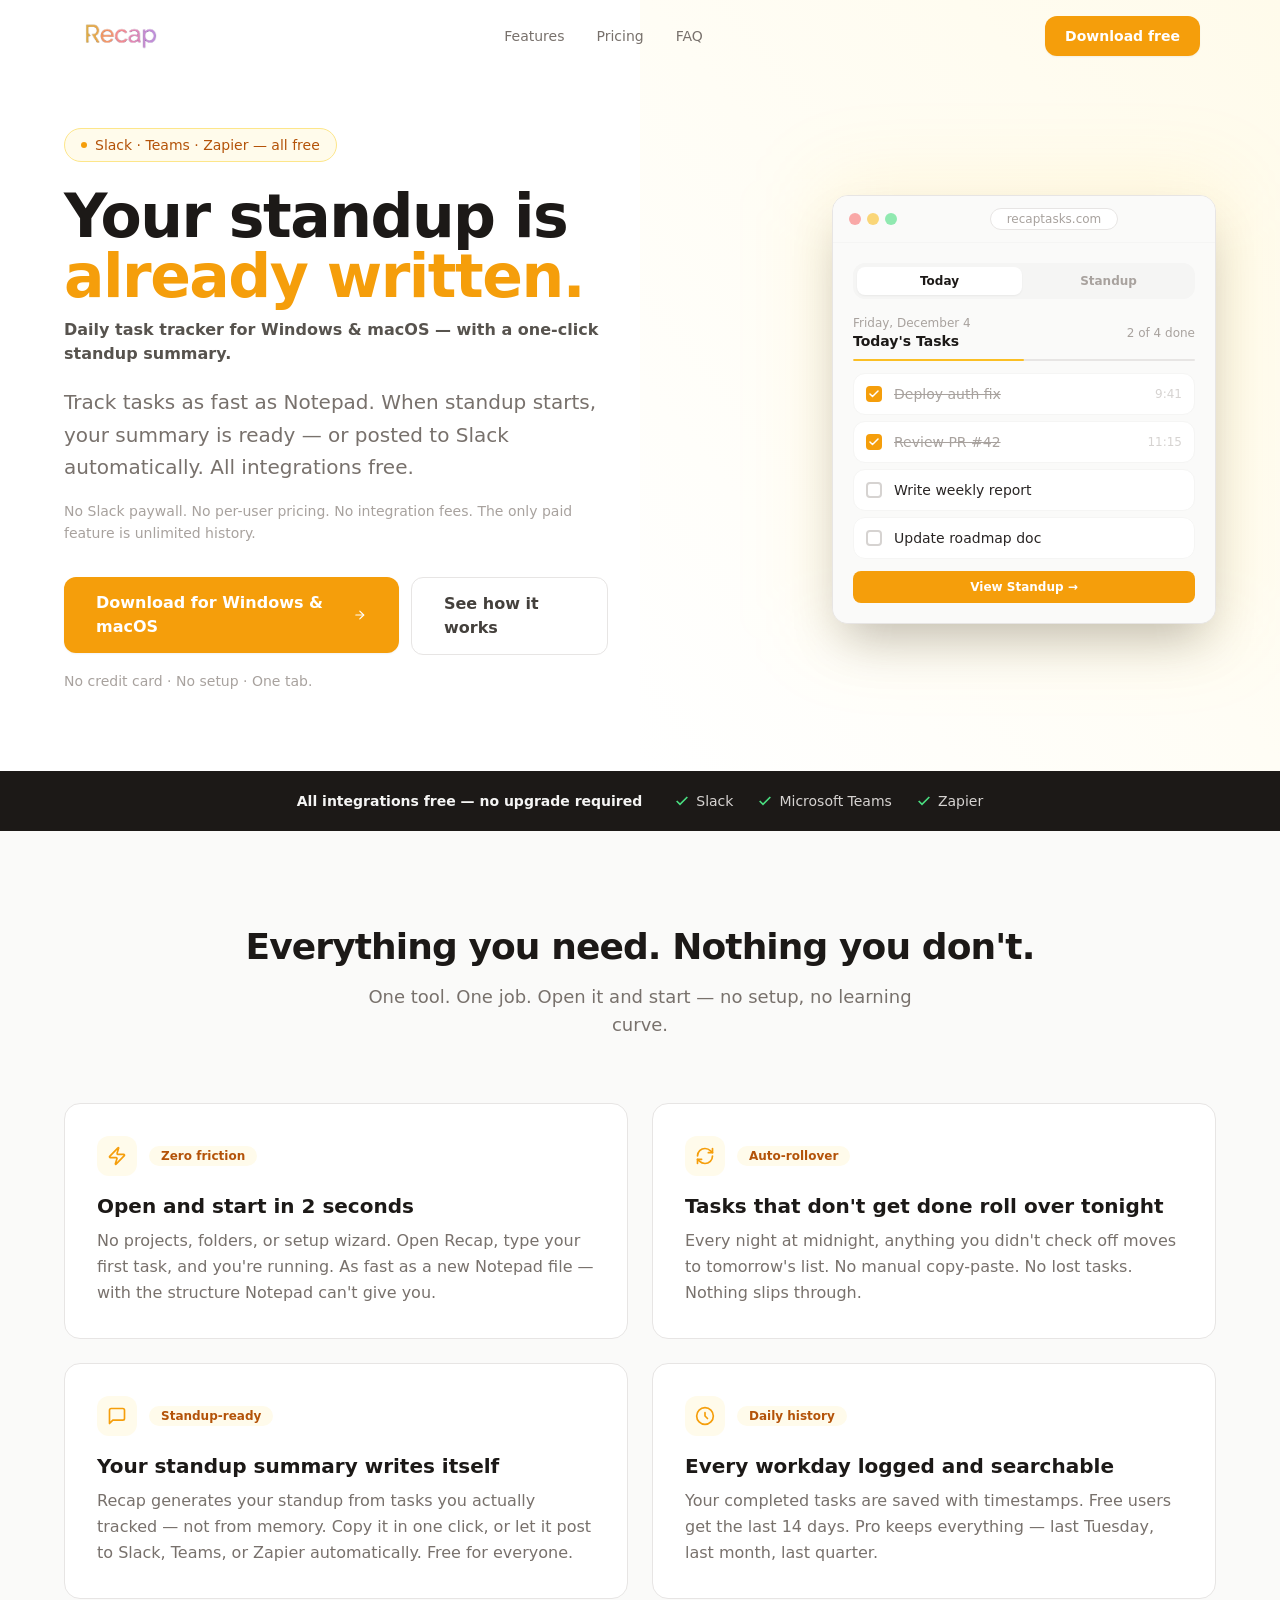
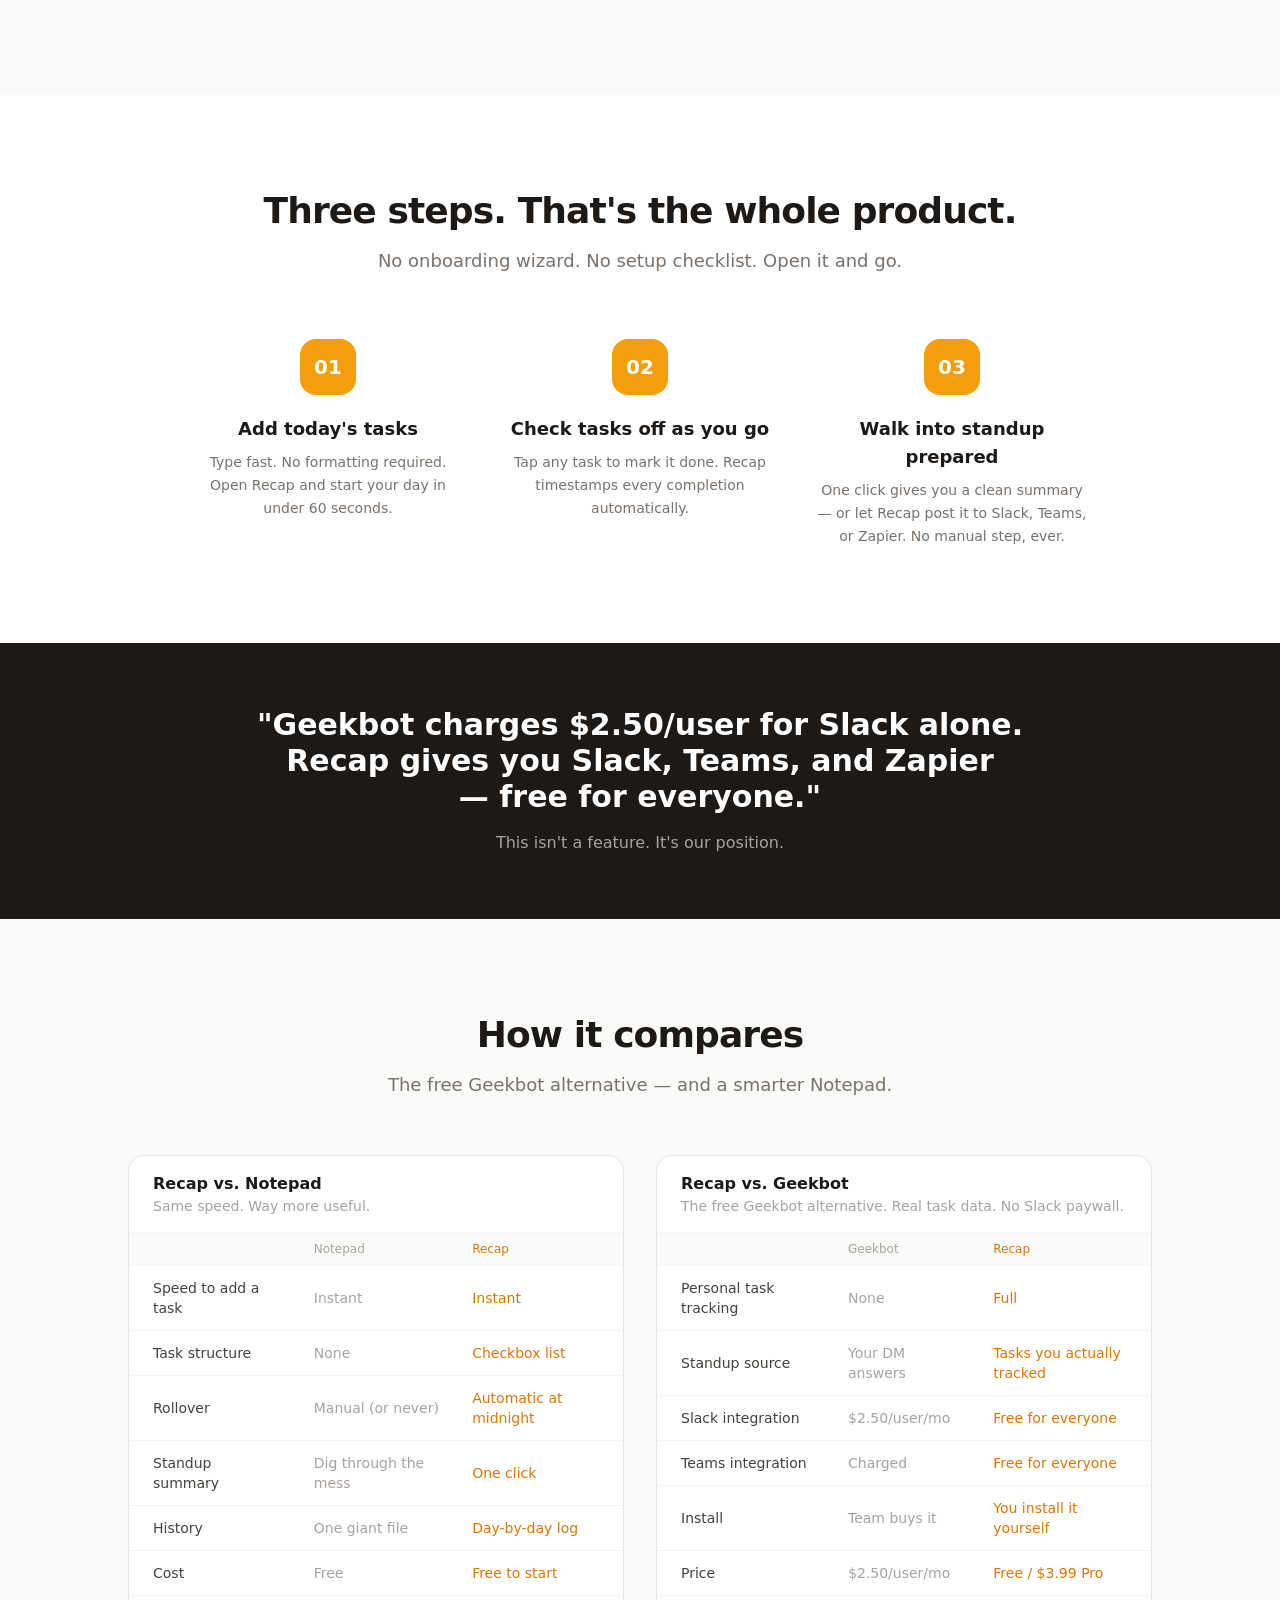
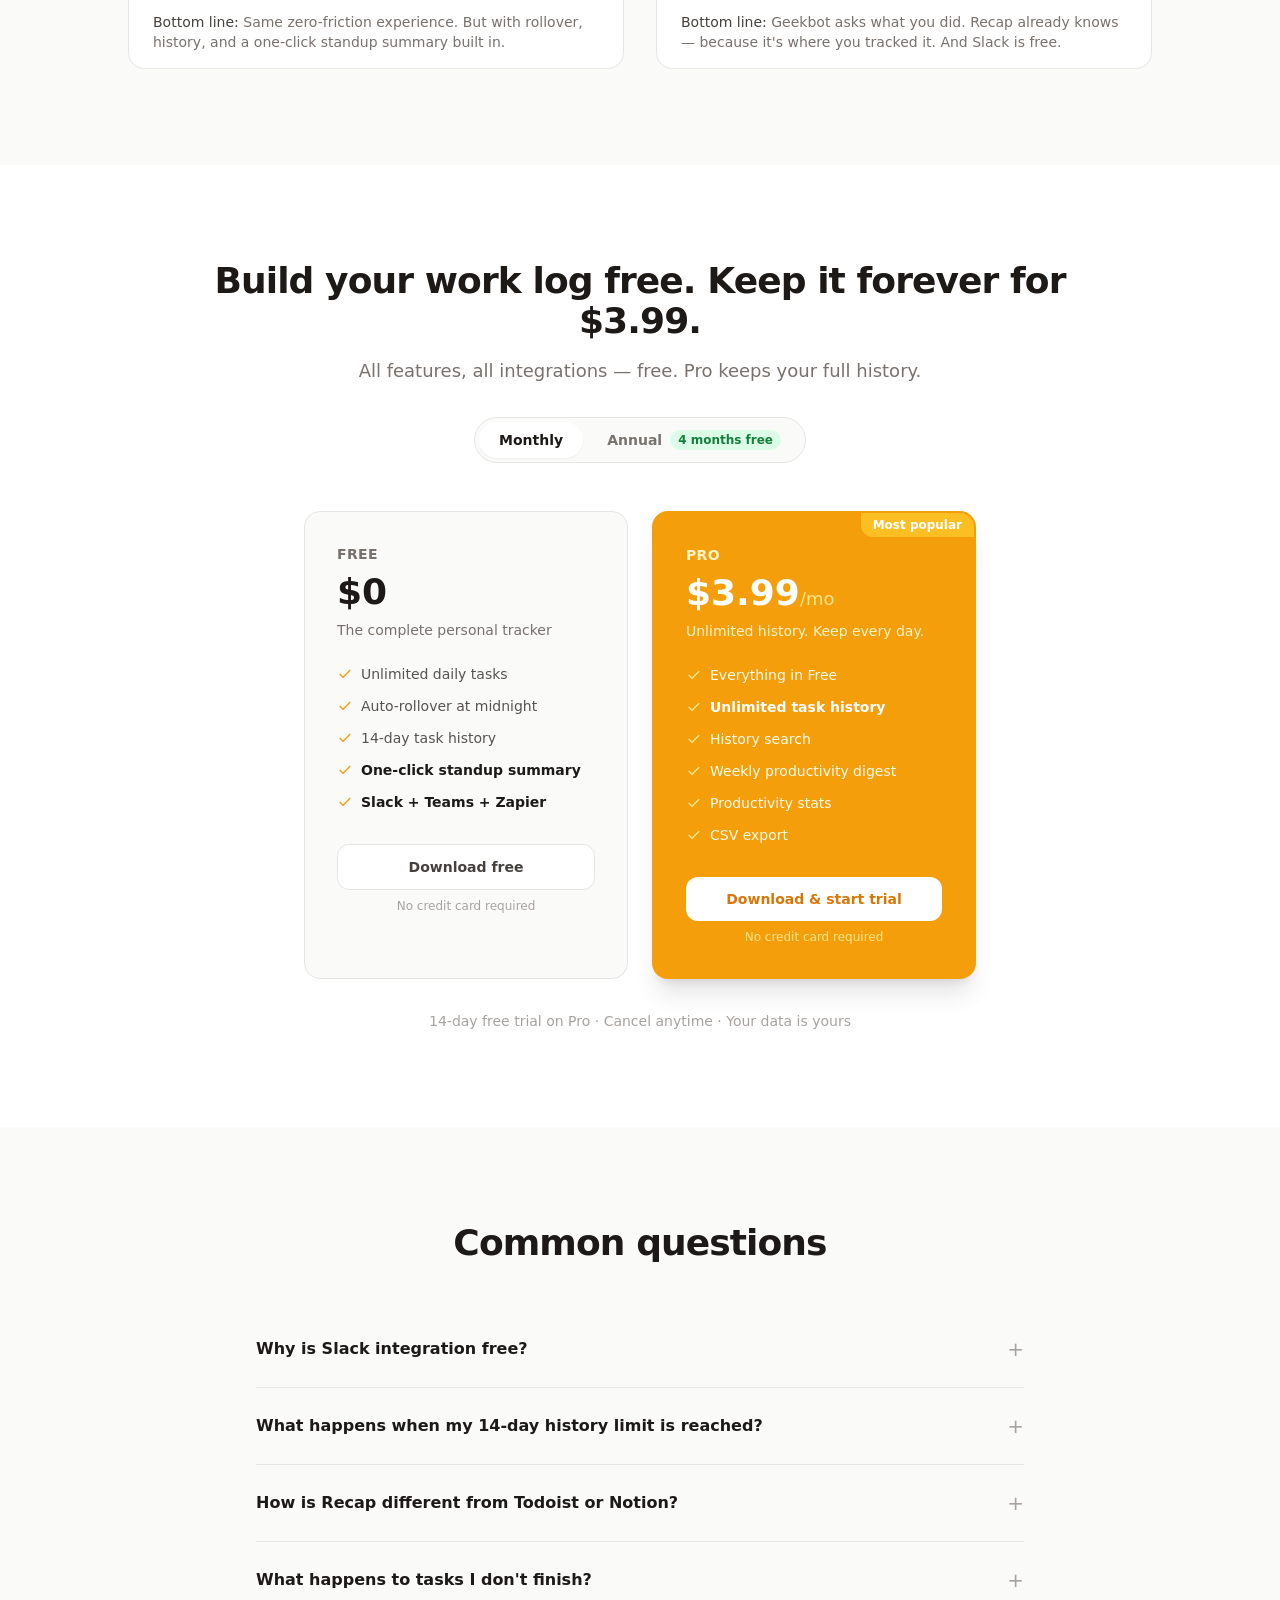
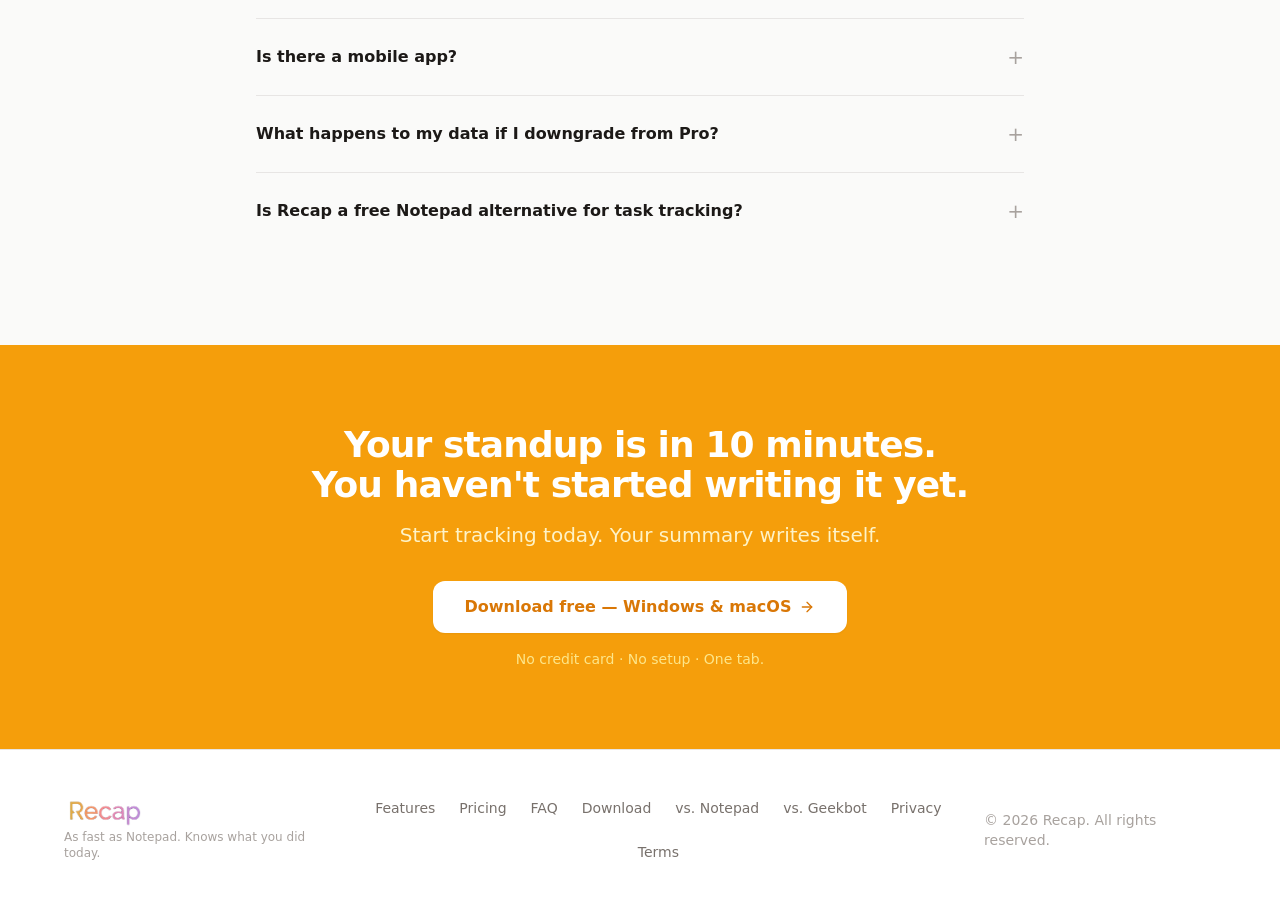
<file: index.html>
<!DOCTYPE html>
<html lang="en">
<head>
    <meta charset="UTF-8">
    <meta name="viewport" content="width=device-width, initial-scale=1.0">
    <title>Recap — Daily Task Tracker &amp; Standup Assistant</title>
    <meta name="description" content="Track daily tasks as fast as Notepad. Auto-rollover at midnight. Standup summary writes itself. Slack, Teams, and Zapier — free for everyone.">
    <link rel="canonical" href="https://recaptasks.com">
    <meta property="og:title" content="Recap — Daily Task Tracker &amp; Standup Assistant">
    <meta property="og:description" content="Track tasks as fast as Notepad. Your standup summary writes itself. All integrations free.">
    <meta property="og:url" content="https://recaptasks.com">
    <meta property="og:site_name" content="Recap">
    <meta property="og:image" content="https://recaptasks.com/og.png">
    <meta property="og:image:width" content="1200">
    <meta property="og:image:height" content="630">
    <meta property="og:image:alt" content="Recap — Daily Task Tracker">
    <meta property="og:type" content="website">
    <meta name="twitter:card" content="summary_large_image">
    <meta name="twitter:title" content="Recap — Daily Task Tracker &amp; Standup Assistant">
    <meta name="twitter:description" content="Track tasks as fast as Notepad. Your standup summary writes itself. All integrations free.">
    <meta name="twitter:image" content="https://recaptasks.com/og.png">

    <link rel="preconnect" href="https://www.googletagmanager.com">
    <link rel="icon" href="/favicon.ico" sizes="any">
    <link rel="apple-touch-icon" href="/apple-touch-icon.png">
    <link rel="stylesheet" href="/output.css">

    <!-- Google Tag Manager -->
    <script>(function(w,d,s,l,i){w[l]=w[l]||[];w[l].push({'gtm.start':new Date().getTime(),event:'gtm.js'});var f=d.getElementsByTagName(s)[0],j=d.createElement(s),dl=l!='dataLayer'?'&l='+l:'';j.async=true;j.src='https://www.googletagmanager.com/gtm.js?id='+i+dl;f.parentNode.insertBefore(j,f);})(window,document,'script','dataLayer','GTM-M47NM6F9');</script>
    <!-- End Google Tag Manager -->

    <style>
        html { scroll-behavior: smooth; }
        summary { list-style: none; }
        summary::-webkit-details-marker { display: none; }
        .nav-scrolled { backdrop-filter: blur(12px); -webkit-backdrop-filter: blur(12px); }
    </style>

    <script type="application/ld+json">
    {
      "@context": "https://schema.org",
      "@type": "FAQPage",
      "mainEntity": [
        {"@type":"Question","name":"Why is Slack integration free?","acceptedAnswer":{"@type":"Answer","text":"Because Slack, Teams, and Zapier are how you get value from Recap — not how we make money. Competitors like Geekbot charge $2.50/user/month for Slack alone. Recap gives all three integrations to every user, free forever. The only paid feature is unlimited history."}},
        {"@type":"Question","name":"What happens when my 14-day history limit is reached?","acceptedAnswer":{"@type":"Answer","text":"On day 12, Recap warns you that your oldest entries will roll off in 2 days. On day 15, the oldest day is removed to make room for the new one. Pro users keep every day, forever."}},
        {"@type":"Question","name":"How is Recap different from Todoist or Notion?","acceptedAnswer":{"@type":"Answer","text":"Todoist and Notion are full project management systems. Recap is a daily-only tool. No projects, no labels, no hierarchy. Open it, type today's tasks, and close it. The scope is intentionally narrow."}},
        {"@type":"Question","name":"What happens to tasks I don't finish?","acceptedAnswer":{"@type":"Answer","text":"They roll over automatically at midnight. You'll see them at the top of tomorrow's list, marked as carried over. Nothing disappears."}},
        {"@type":"Question","name":"Is there a mobile app?","acceptedAnswer":{"@type":"Answer","text":"Not yet. Recap is currently a desktop app for Windows and macOS. A mobile app is on the roadmap but not available today."}},
        {"@type":"Question","name":"What happens to my data if I downgrade from Pro?","acceptedAnswer":{"@type":"Answer","text":"Your full history stays intact. The rolling 14-day window takes effect again, but nothing is deleted immediately. Upgrade again and it picks up where you left off."}},
        {"@type":"Question","name":"Is Recap a free Notepad alternative for task tracking?","acceptedAnswer":{"@type":"Answer","text":"Yes. Recap is a free Notepad alternative built for daily task tracking. Like Notepad, you open it and start typing immediately with no setup. Unlike Notepad, tasks get checkboxes, incomplete tasks roll over at midnight, and you get a searchable day-by-day history with a one-click standup summary."}}
      ]
    }
    </script>
    <script type="application/ld+json">
    {
      "@context": "https://schema.org",
      "@type": "SoftwareApplication",
      "name": "Recap",
      "url": "https://recaptasks.com",
      "applicationCategory": "ProductivityApplication",
      "operatingSystem": "Windows, macOS",
      "description": "Recap is a daily task tracker that automatically generates standup summaries from tasks you complete during the day. All integrations (Slack, Teams, Zapier) are free. Unlimited history on Pro.",
      "offers": [
        {"@type":"Offer","name":"Free","price":"0","priceCurrency":"USD","description":"Unlimited daily tasks, auto-rollover, 14-day history, one-click standup summary, and all integrations (Slack, Teams, Zapier) — free forever."},
        {"@type":"Offer","name":"Pro","price":"3.99","priceCurrency":"USD","description":"Everything in Free plus unlimited history, history search, weekly digest, productivity stats, and CSV export."}
      ]
    }
    </script>
    <script type="application/ld+json">
    {
      "@context": "https://schema.org",
      "@type": "HowTo",
      "name": "How to auto-generate your standup summary with Recap",
      "description": "Recap turns your daily task list into a standup report automatically.",
      "step": [
        {"@type":"HowToStep","position":1,"name":"Add today's tasks","text":"Open Recap and type your tasks. No formatting, folders, or labels required. Start in under 60 seconds."},
        {"@type":"HowToStep","position":2,"name":"Check tasks off as you go","text":"Tap any task to mark it done. Recap timestamps every completion automatically."},
        {"@type":"HowToStep","position":3,"name":"Get your standup summary","text":"When standup starts, click once to copy a clean summary — or let Recap post it to Slack, Teams, or Zapier automatically."}
      ]
    }
    </script>
    <script type="application/ld+json">
    {
      "@context": "https://schema.org",
      "@type": "Organization",
      "name": "Recap",
      "url": "https://recaptasks.com",
      "logo": "https://recaptasks.com/recap-logo.png",
      "description": "Recap makes daily standup reports write themselves. Track tasks as fast as Notepad, auto-rollover incomplete work at midnight, and generate your standup summary with one click."
    }
    </script>
</head>
<body class="bg-stone-50 text-stone-900 antialiased">

    <!-- Google Tag Manager (noscript) -->
    <noscript><iframe src="https://www.googletagmanager.com/ns.html?id=GTM-M47NM6F9" height="0" width="0" style="display:none;visibility:hidden"></iframe></noscript>

    <a href="#main-content" class="sr-only focus:not-sr-only focus:absolute focus:z-50 focus:rounded-lg focus:bg-amber-500 focus:px-4 focus:py-2 focus:text-white focus:outline-none">Skip to main content</a>

    <!-- NAV -->
    <header id="nav" class="fixed inset-x-0 top-0 z-50 transition-all duration-200">
        <div class="mx-auto flex max-w-6xl items-center justify-between px-4 py-4">
            <a href="/"><img src="/recap-logo.png" alt="Recap" class="h-7 w-auto" height="28" width="82"></a>
            <nav class="hidden items-center gap-8 text-sm font-medium text-stone-500 md:flex">
                <a href="#features" class="transition-colors hover:text-stone-900">Features</a>
                <a href="#pricing" class="transition-colors hover:text-stone-900">Pricing</a>
                <a href="#faq" class="transition-colors hover:text-stone-900">FAQ</a>
            </nav>
            <a href="/download/" class="go-to-download rounded-xl bg-amber-500 px-5 py-2.5 text-sm font-semibold text-white shadow-sm transition-colors hover:bg-amber-600 focus-visible:outline-none focus-visible:ring-2 focus-visible:ring-amber-500 focus-visible:ring-offset-2">
                Download free
            </a>
        </div>
    </header>

    <main id="main-content">

        <!-- HERO -->
        <section aria-label="Hero" class="relative overflow-hidden bg-white px-4 pb-20 pt-32">
            <div class="pointer-events-none absolute right-0 top-0 h-full w-1/2 bg-gradient-to-bl from-amber-50 to-transparent" aria-hidden="true"></div>
            <div class="relative mx-auto max-w-6xl">
                <div class="grid items-center gap-16 lg:grid-cols-2">

                    <!-- Text -->
                    <div>
                        <div class="mb-6 inline-flex items-center gap-2 rounded-full border border-amber-200 bg-amber-50 px-4 py-1.5 text-sm font-medium text-amber-700">
                            <span class="h-1.5 w-1.5 rounded-full bg-amber-500" aria-hidden="true"></span>
                            Slack · Teams · Zapier — all free
                        </div>
                        <h1 class="mb-3 text-5xl font-bold leading-tight tracking-tight text-stone-900 md:text-6xl">
                            Your standup is <span class="text-amber-500">already written.</span>
                        </h1>
                        <p class="mb-5 text-base font-semibold text-stone-600">Daily task tracker for Windows &amp; macOS — with a one-click standup summary.</p>
                        <p class="mb-4 text-xl leading-relaxed text-stone-500">
                            Track tasks as fast as Notepad. When standup starts, your summary is ready — or posted to Slack automatically. All integrations free.
                        </p>
                        <p class="mb-8 text-sm leading-relaxed text-stone-400">
                            No Slack paywall. No per-user pricing. No integration fees. The only paid feature is unlimited history.
                        </p>
                        <div class="flex flex-col items-start gap-3 sm:flex-row">
                            <a href="/download/" class="go-to-download inline-flex items-center gap-2 rounded-xl bg-amber-500 px-8 py-3.5 text-base font-semibold text-white shadow-sm transition-colors hover:bg-amber-600 focus-visible:outline-none focus-visible:ring-2 focus-visible:ring-amber-500 focus-visible:ring-offset-2">
                                Download for Windows &amp; macOS
                                <svg xmlns="http://www.w3.org/2000/svg" width="16" height="16" viewBox="0 0 24 24" fill="none" stroke="currentColor" stroke-width="2" stroke-linecap="round" stroke-linejoin="round" aria-hidden="true"><path d="M5 12h14"/><path d="m12 5 7 7-7 7"/></svg>
                            </a>
                            <a href="#how-it-works" class="inline-flex items-center gap-2 rounded-xl border border-stone-200 bg-white px-8 py-3.5 text-base font-semibold text-stone-700 transition-colors hover:bg-stone-50 focus-visible:outline-none focus-visible:ring-2 focus-visible:ring-amber-500 focus-visible:ring-offset-2">
                                See how it works
                            </a>
                        </div>
                        <p class="mt-4 text-sm text-stone-400">No credit card · No setup · One tab.</p>
                    </div>

                    <!-- Interactive Demo Mockup -->
                    <div class="flex justify-center lg:justify-end">
                        <div class="relative w-full max-w-sm">
                            <div class="pointer-events-none absolute -inset-4 rounded-3xl bg-amber-400/10 blur-2xl" aria-hidden="true"></div>
                            <div class="relative overflow-hidden rounded-2xl border border-stone-200 bg-white shadow-2xl">
                                <!-- Browser chrome -->
                                <div class="flex items-center gap-3 border-b border-stone-100 bg-stone-50 px-4 py-3">
                                    <div class="flex gap-1.5" aria-hidden="true">
                                        <span class="block h-3 w-3 rounded-full bg-red-400/60"></span>
                                        <span class="block h-3 w-3 rounded-full bg-amber-400/60"></span>
                                        <span class="block h-3 w-3 rounded-full bg-green-400/60"></span>
                                    </div>
                                    <div class="flex flex-1 justify-center">
                                        <span class="rounded-full border border-stone-200 bg-white px-4 py-0.5 text-xs text-stone-400">recaptasks.com</span>
                                    </div>
                                </div>
                                <!-- App UI -->
                                <div class="bg-stone-50 p-5">
                                    <!-- Tab bar -->
                                    <div class="mb-4 flex gap-1 rounded-xl bg-stone-100 p-1" role="tablist">
                                        <button id="demo-tab-today" role="tab" aria-selected="true" aria-controls="demo-panel-today"
                                            class="flex-1 rounded-lg bg-white py-1.5 text-xs font-semibold text-stone-900 shadow-sm transition-all">
                                            Today
                                        </button>
                                        <button id="demo-tab-standup" role="tab" aria-selected="false" aria-controls="demo-panel-standup"
                                            class="flex-1 rounded-lg py-1.5 text-xs font-semibold text-stone-400 transition-all hover:text-stone-600">
                                            Standup
                                        </button>
                                    </div>

                                    <!-- TODAY PANEL -->
                                    <div id="demo-panel-today" role="tabpanel">
                                        <div class="mb-3">
                                            <div class="mb-2 flex items-center justify-between">
                                                <div>
                                                    <p class="text-xs text-stone-400" id="demo-date-today"></p>
                                                    <p class="text-sm font-semibold text-stone-900">Today's Tasks</p>
                                                </div>
                                                <span id="demo-count" class="text-xs text-stone-400"></span>
                                            </div>
                                            <div class="h-0.5 overflow-hidden rounded-full bg-stone-200">
                                                <div id="demo-progress" class="h-full rounded-full bg-amber-400 transition-all duration-300"></div>
                                            </div>
                                        </div>
                                        <div id="demo-task-list" class="space-y-1.5"></div>
                                        <button onclick="document.getElementById('demo-tab-standup').click()"
                                            class="mt-3 w-full rounded-lg bg-amber-500 py-2 text-xs font-semibold text-white transition-colors hover:bg-amber-600">
                                            View Standup →
                                        </button>
                                    </div>

                                    <!-- STANDUP PANEL -->
                                    <div id="demo-panel-standup" role="tabpanel" class="hidden">
                                        <div class="mb-3">
                                            <p class="text-xs text-stone-400" id="demo-date-standup"></p>
                                            <p class="text-sm font-semibold text-stone-900">Standup Report</p>
                                        </div>
                                        <div id="demo-standup-content" class="min-h-20 rounded-xl border border-stone-100 bg-white p-3 text-xs leading-relaxed"></div>
                                        <div class="mt-3 flex gap-2">
                                            <button id="demo-copy-btn" class="flex-1 rounded-lg bg-amber-500 py-1.5 text-xs font-semibold text-white transition-colors hover:bg-amber-600">
                                                Copy summary
                                            </button>
                                            <button class="rounded-lg border border-stone-200 bg-white px-3 py-1.5 text-xs font-semibold text-stone-500">
                                                Slack
                                            </button>
                                        </div>
                                        <p class="mt-2 text-center text-xs text-stone-300">← Switch to Today to edit tasks</p>
                                    </div>
                                </div>
                            </div>
                        </div>
                    </div>

                </div>
            </div>
        </section>

        <!-- INTEGRATION TRUST BAR -->
        <section aria-label="All integrations free" class="bg-stone-900 px-4 py-5">
            <div class="mx-auto max-w-4xl">
                <div class="flex flex-col items-center justify-center gap-4 text-sm text-stone-300 sm:flex-row sm:gap-8">
                    <span class="font-semibold text-stone-100">All integrations free — no upgrade required</span>
                    <div class="flex items-center gap-6">
                        <span class="flex items-center gap-1.5">
                            <svg class="h-4 w-4 text-green-400" fill="none" stroke="currentColor" stroke-width="2.5" viewBox="0 0 24 24" aria-hidden="true"><path d="M20 6 9 17l-5-5"/></svg>
                            Slack
                        </span>
                        <span class="flex items-center gap-1.5">
                            <svg class="h-4 w-4 text-green-400" fill="none" stroke="currentColor" stroke-width="2.5" viewBox="0 0 24 24" aria-hidden="true"><path d="M20 6 9 17l-5-5"/></svg>
                            Microsoft Teams
                        </span>
                        <span class="flex items-center gap-1.5">
                            <svg class="h-4 w-4 text-green-400" fill="none" stroke="currentColor" stroke-width="2.5" viewBox="0 0 24 24" aria-hidden="true"><path d="M20 6 9 17l-5-5"/></svg>
                            Zapier
                        </span>
                    </div>
                </div>
            </div>
        </section>

        <!-- FEATURES -->
        <section id="features" aria-label="Features" class="bg-stone-50 px-4 py-24">
            <div class="mx-auto max-w-6xl">
                <div class="mb-16 text-center">
                    <h2 class="mb-4 text-4xl font-bold tracking-tight text-stone-900">Everything you need. Nothing you don't.</h2>
                    <p class="mx-auto max-w-xl text-lg text-stone-500">One tool. One job. Open it and start — no setup, no learning curve.</p>
                </div>
                <div class="grid gap-6 md:grid-cols-2">

                    <article class="rounded-2xl border border-stone-200 bg-white p-8">
                        <div class="mb-4 flex items-center gap-3">
                            <div class="flex h-10 w-10 items-center justify-center rounded-xl bg-amber-50" aria-hidden="true">
                                <svg xmlns="http://www.w3.org/2000/svg" width="20" height="20" viewBox="0 0 24 24" fill="none" stroke="currentColor" stroke-width="2" stroke-linecap="round" stroke-linejoin="round" class="text-amber-500"><path d="M4 14a1 1 0 0 1-.78-1.63l9.9-10.2a.5.5 0 0 1 .86.46l-1.92 6.02A1 1 0 0 0 13 10h7a1 1 0 0 1 .78 1.63l-9.9 10.2a.5.5 0 0 1-.86-.46l1.92-6.02A1 1 0 0 0 11 14z"/></svg>
                            </div>
                            <span class="rounded-full bg-amber-50 px-3 py-0.5 text-xs font-semibold text-amber-700">Zero friction</span>
                        </div>
                        <h3 class="mb-2 text-xl font-semibold text-stone-900">Open and start in 2 seconds</h3>
                        <p class="leading-relaxed text-stone-500">No projects, folders, or setup wizard. Open Recap, type your first task, and you're running. As fast as a new Notepad file — with the structure Notepad can't give you.</p>
                    </article>

                    <article class="rounded-2xl border border-stone-200 bg-white p-8">
                        <div class="mb-4 flex items-center gap-3">
                            <div class="flex h-10 w-10 items-center justify-center rounded-xl bg-amber-50" aria-hidden="true">
                                <svg xmlns="http://www.w3.org/2000/svg" width="20" height="20" viewBox="0 0 24 24" fill="none" stroke="currentColor" stroke-width="2" stroke-linecap="round" stroke-linejoin="round" class="text-amber-500"><path d="M3 12a9 9 0 0 1 9-9 9.75 9.75 0 0 1 6.74 2.74L21 8"/><path d="M21 3v5h-5"/><path d="M21 12a9 9 0 0 1-9 9 9.75 9.75 0 0 1-6.74-2.74L3 16"/><path d="M8 16H3v5"/></svg>
                            </div>
                            <span class="rounded-full bg-amber-50 px-3 py-0.5 text-xs font-semibold text-amber-700">Auto-rollover</span>
                        </div>
                        <h3 class="mb-2 text-xl font-semibold text-stone-900">Tasks that don't get done roll over tonight</h3>
                        <p class="leading-relaxed text-stone-500">Every night at midnight, anything you didn't check off moves to tomorrow's list. No manual copy-paste. No lost tasks. Nothing slips through.</p>
                    </article>

                    <article class="rounded-2xl border border-stone-200 bg-white p-8">
                        <div class="mb-4 flex items-center gap-3">
                            <div class="flex h-10 w-10 items-center justify-center rounded-xl bg-amber-50" aria-hidden="true">
                                <svg xmlns="http://www.w3.org/2000/svg" width="20" height="20" viewBox="0 0 24 24" fill="none" stroke="currentColor" stroke-width="2" stroke-linecap="round" stroke-linejoin="round" class="text-amber-500"><path d="M21 15a2 2 0 0 1-2 2H7l-4 4V5a2 2 0 0 1 2-2h14a2 2 0 0 1 2 2z"/></svg>
                            </div>
                            <span class="rounded-full bg-amber-50 px-3 py-0.5 text-xs font-semibold text-amber-700">Standup-ready</span>
                        </div>
                        <h3 class="mb-2 text-xl font-semibold text-stone-900">Your standup summary writes itself</h3>
                        <p class="leading-relaxed text-stone-500">Recap generates your standup from tasks you actually tracked — not from memory. Copy it in one click, or let it post to Slack, Teams, or Zapier automatically. Free for everyone.</p>
                    </article>

                    <article class="rounded-2xl border border-stone-200 bg-white p-8">
                        <div class="mb-4 flex items-center gap-3">
                            <div class="flex h-10 w-10 items-center justify-center rounded-xl bg-amber-50" aria-hidden="true">
                                <svg xmlns="http://www.w3.org/2000/svg" width="20" height="20" viewBox="0 0 24 24" fill="none" stroke="currentColor" stroke-width="2" stroke-linecap="round" stroke-linejoin="round" class="text-amber-500"><path d="M12 8v4l3 3"/><circle cx="12" cy="12" r="10"/></svg>
                            </div>
                            <span class="rounded-full bg-amber-50 px-3 py-0.5 text-xs font-semibold text-amber-700">Daily history</span>
                        </div>
                        <h3 class="mb-2 text-xl font-semibold text-stone-900">Every workday logged and searchable</h3>
                        <p class="leading-relaxed text-stone-500">Your completed tasks are saved with timestamps. Free users get the last 14 days. Pro keeps everything — last Tuesday, last month, last quarter.</p>
                    </article>

                </div>
            </div>
        </section>

        <!-- HOW IT WORKS -->
        <section id="how-it-works" aria-label="How it works" class="bg-white px-4 py-24">
            <div class="mx-auto max-w-4xl">
                <div class="mb-16 text-center">
                    <h2 class="mb-4 text-4xl font-bold tracking-tight text-stone-900">Three steps. That's the whole product.</h2>
                    <p class="text-lg text-stone-500">No onboarding wizard. No setup checklist. Open it and go.</p>
                </div>
                <ol class="grid gap-10 md:grid-cols-3">
                    <li class="text-center">
                        <div class="mx-auto mb-5 flex h-14 w-14 items-center justify-center rounded-2xl bg-amber-500 text-xl font-bold text-white" aria-hidden="true">01</div>
                        <h3 class="mb-2 text-lg font-semibold text-stone-900">Add today's tasks</h3>
                        <p class="text-sm leading-relaxed text-stone-500">Type fast. No formatting required. Open Recap and start your day in under 60 seconds.</p>
                    </li>
                    <li class="text-center">
                        <div class="mx-auto mb-5 flex h-14 w-14 items-center justify-center rounded-2xl bg-amber-500 text-xl font-bold text-white" aria-hidden="true">02</div>
                        <h3 class="mb-2 text-lg font-semibold text-stone-900">Check tasks off as you go</h3>
                        <p class="text-sm leading-relaxed text-stone-500">Tap any task to mark it done. Recap timestamps every completion automatically.</p>
                    </li>
                    <li class="text-center">
                        <div class="mx-auto mb-5 flex h-14 w-14 items-center justify-center rounded-2xl bg-amber-500 text-xl font-bold text-white" aria-hidden="true">03</div>
                        <h3 class="mb-2 text-lg font-semibold text-stone-900">Walk into standup prepared</h3>
                        <p class="text-sm leading-relaxed text-stone-500">One click gives you a clean summary — or let Recap post it to Slack, Teams, or Zapier. No manual step, ever.</p>
                    </li>
                </ol>
            </div>
        </section>

        <!-- GEEKBOT CALLOUT -->
        <section aria-label="Integration comparison" class="bg-stone-900 px-4 py-16">
            <div class="mx-auto max-w-3xl text-center">
                <p class="mb-4 text-2xl font-semibold leading-relaxed text-white md:text-3xl">
                    "Geekbot charges $2.50/user for Slack alone.<br class="hidden md:block">
                    Recap gives you Slack, Teams, and Zapier<br class="hidden md:block">
                    — free for everyone."
                </p>
                <p class="text-stone-400">This isn't a feature. It's our position.</p>
            </div>
        </section>

        <!-- COMPARISON -->
        <section id="compare" aria-label="Competitor comparison" class="bg-stone-50 px-4 py-24">
            <div class="mx-auto max-w-5xl">
                <div class="mb-14 text-center">
                    <h2 class="mb-4 text-4xl font-bold tracking-tight text-stone-900">How it compares</h2>
                    <p class="text-lg text-stone-500">The free Geekbot alternative — and a smarter Notepad.</p>
                </div>
                <div class="grid gap-8 lg:grid-cols-2">

                    <div class="overflow-hidden rounded-2xl border border-stone-200 bg-white">
                        <div class="border-b border-stone-100 px-6 py-4">
                            <h3 class="font-semibold text-stone-900">Recap vs. Notepad</h3>
                            <p class="text-sm text-stone-400">Same speed. Way more useful.</p>
                        </div>
                        <div class="overflow-x-auto">
                            <table class="w-full text-sm">
                                <thead>
                                    <tr class="border-b border-stone-100 bg-stone-50">
                                        <th class="px-6 py-2 text-left text-xs font-medium text-stone-400"></th>
                                        <th class="px-4 py-2 text-left text-xs font-medium text-stone-400">Notepad</th>
                                        <th class="px-4 py-2 text-left text-xs font-medium text-amber-600">Recap</th>
                                    </tr>
                                </thead>
                                <tbody class="divide-y divide-stone-100">
                                    <tr><td class="px-6 py-3 font-medium text-stone-700">Speed to add a task</td><td class="px-4 py-3 text-stone-400">Instant</td><td class="px-4 py-3 font-medium text-amber-600">Instant</td></tr>
                                    <tr><td class="px-6 py-3 font-medium text-stone-700">Task structure</td><td class="px-4 py-3 text-stone-400">None</td><td class="px-4 py-3 font-medium text-amber-600">Checkbox list</td></tr>
                                    <tr><td class="px-6 py-3 font-medium text-stone-700">Rollover</td><td class="px-4 py-3 text-stone-400">Manual (or never)</td><td class="px-4 py-3 font-medium text-amber-600">Automatic at midnight</td></tr>
                                    <tr><td class="px-6 py-3 font-medium text-stone-700">Standup summary</td><td class="px-4 py-3 text-stone-400">Dig through the mess</td><td class="px-4 py-3 font-medium text-amber-600">One click</td></tr>
                                    <tr><td class="px-6 py-3 font-medium text-stone-700">History</td><td class="px-4 py-3 text-stone-400">One giant file</td><td class="px-4 py-3 font-medium text-amber-600">Day-by-day log</td></tr>
                                    <tr><td class="px-6 py-3 font-medium text-stone-700">Cost</td><td class="px-4 py-3 text-stone-400">Free</td><td class="px-4 py-3 font-medium text-amber-600">Free to start</td></tr>
                                </tbody>
                            </table>
                        </div>
                        <p class="border-t border-stone-100 px-6 py-4 text-sm text-stone-500"><strong class="font-medium text-stone-700">Bottom line:</strong> Same zero-friction experience. But with rollover, history, and a one-click standup summary built in.</p>
                    </div>

                    <div class="overflow-hidden rounded-2xl border border-stone-200 bg-white">
                        <div class="border-b border-stone-100 px-6 py-4">
                            <h3 class="font-semibold text-stone-900">Recap vs. Geekbot</h3>
                            <p class="text-sm text-stone-400">The free Geekbot alternative. Real task data. No Slack paywall.</p>
                        </div>
                        <div class="overflow-x-auto">
                            <table class="w-full text-sm">
                                <thead>
                                    <tr class="border-b border-stone-100 bg-stone-50">
                                        <th class="px-6 py-2 text-left text-xs font-medium text-stone-400"></th>
                                        <th class="px-4 py-2 text-left text-xs font-medium text-stone-400">Geekbot</th>
                                        <th class="px-4 py-2 text-left text-xs font-medium text-amber-600">Recap</th>
                                    </tr>
                                </thead>
                                <tbody class="divide-y divide-stone-100">
                                    <tr><td class="px-6 py-3 font-medium text-stone-700">Personal task tracking</td><td class="px-4 py-3 text-stone-400">None</td><td class="px-4 py-3 font-medium text-amber-600">Full</td></tr>
                                    <tr><td class="px-6 py-3 font-medium text-stone-700">Standup source</td><td class="px-4 py-3 text-stone-400">Your DM answers</td><td class="px-4 py-3 font-medium text-amber-600">Tasks you actually tracked</td></tr>
                                    <tr><td class="px-6 py-3 font-medium text-stone-700">Slack integration</td><td class="px-4 py-3 text-stone-400">$2.50/user/mo</td><td class="px-4 py-3 font-medium text-amber-600">Free for everyone</td></tr>
                                    <tr><td class="px-6 py-3 font-medium text-stone-700">Teams integration</td><td class="px-4 py-3 text-stone-400">Charged</td><td class="px-4 py-3 font-medium text-amber-600">Free for everyone</td></tr>
                                    <tr><td class="px-6 py-3 font-medium text-stone-700">Install</td><td class="px-4 py-3 text-stone-400">Team buys it</td><td class="px-4 py-3 font-medium text-amber-600">You install it yourself</td></tr>
                                    <tr><td class="px-6 py-3 font-medium text-stone-700">Price</td><td class="px-4 py-3 text-stone-400">$2.50/user/mo</td><td class="px-4 py-3 font-medium text-amber-600">Free / $3.99 Pro</td></tr>
                                </tbody>
                            </table>
                        </div>
                        <p class="border-t border-stone-100 px-6 py-4 text-sm text-stone-500"><strong class="font-medium text-stone-700">Bottom line:</strong> Geekbot asks what you did. Recap already knows — because it's where you tracked it. And Slack is free.</p>
                    </div>

                </div>
            </div>
        </section>

        <!-- PRICING -->
        <section id="pricing" aria-label="Pricing" class="bg-white px-4 py-24">
            <div class="mx-auto max-w-4xl">
                <div class="mb-12 text-center">
                    <h2 class="mb-4 text-4xl font-bold tracking-tight text-stone-900">Build your work log free. Keep it forever for $3.99.</h2>
                    <p class="mb-8 text-lg text-stone-500">All features, all integrations — free. Pro keeps your full history.</p>
                    <div role="group" aria-label="Billing period" class="inline-flex items-center gap-1 rounded-full border border-stone-200 bg-stone-50 p-1">
                        <button id="btn-monthly" type="button" aria-pressed="true" class="rounded-full bg-white px-5 py-2 text-sm font-semibold text-stone-900 shadow-sm transition-colors focus-visible:outline-none focus-visible:ring-2 focus-visible:ring-amber-500 focus-visible:ring-offset-1">Monthly</button>
                        <button id="btn-annual" type="button" aria-pressed="false" class="inline-flex items-center gap-2 rounded-full px-5 py-2 text-sm font-semibold text-stone-500 transition-colors hover:text-stone-700 focus-visible:outline-none focus-visible:ring-2 focus-visible:ring-amber-500 focus-visible:ring-offset-1">
                            Annual
                            <span class="rounded-full bg-green-100 px-2 py-0.5 text-xs font-bold text-green-700">4 months free</span>
                        </button>
                    </div>
                </div>

                <div class="mx-auto grid max-w-2xl gap-6 md:grid-cols-2">

                    <!-- Free -->
                    <div class="rounded-2xl border border-stone-200 bg-stone-50 p-8">
                        <p class="text-sm font-semibold uppercase tracking-wide text-stone-500">Free</p>
                        <p class="mt-2 text-4xl font-bold text-stone-900 js-price-monthly">$0</p>
                        <p class="mt-2 hidden text-4xl font-bold text-stone-900 js-price-annual">$0</p>
                        <p class="mt-0.5 hidden text-xs font-medium text-stone-400 js-annual-note">free forever</p>
                        <p class="mt-2 text-sm text-stone-500">The complete personal tracker</p>
                        <ul class="mb-8 mt-6 space-y-3">
                            <li class="flex items-start gap-2 text-sm">
                                <svg class="mt-0.5 h-4 w-4 flex-shrink-0 text-amber-500" fill="none" stroke="currentColor" stroke-width="2" viewBox="0 0 24 24" aria-hidden="true"><path d="M20 6 9 17l-5-5"/></svg>
                                <span class="text-stone-600">Unlimited daily tasks</span>
                            </li>
                            <li class="flex items-start gap-2 text-sm">
                                <svg class="mt-0.5 h-4 w-4 flex-shrink-0 text-amber-500" fill="none" stroke="currentColor" stroke-width="2" viewBox="0 0 24 24" aria-hidden="true"><path d="M20 6 9 17l-5-5"/></svg>
                                <span class="text-stone-600">Auto-rollover at midnight</span>
                            </li>
                            <li class="flex items-start gap-2 text-sm">
                                <svg class="mt-0.5 h-4 w-4 flex-shrink-0 text-amber-500" fill="none" stroke="currentColor" stroke-width="2" viewBox="0 0 24 24" aria-hidden="true"><path d="M20 6 9 17l-5-5"/></svg>
                                <span class="text-stone-600">14-day task history</span>
                            </li>
                            <li class="flex items-start gap-2 text-sm">
                                <svg class="mt-0.5 h-4 w-4 flex-shrink-0 text-amber-500" fill="none" stroke="currentColor" stroke-width="2" viewBox="0 0 24 24" aria-hidden="true"><path d="M20 6 9 17l-5-5"/></svg>
                                <span class="font-semibold text-stone-900">One-click standup summary</span>
                            </li>
                            <li class="flex items-start gap-2 text-sm">
                                <svg class="mt-0.5 h-4 w-4 flex-shrink-0 text-amber-500" fill="none" stroke="currentColor" stroke-width="2" viewBox="0 0 24 24" aria-hidden="true"><path d="M20 6 9 17l-5-5"/></svg>
                                <span class="font-semibold text-stone-900">Slack + Teams + Zapier</span>
                            </li>
                        </ul>
                        <a href="/download/" class="go-to-download block w-full rounded-xl border border-stone-200 bg-white py-3 text-center text-sm font-semibold text-stone-700 transition-colors hover:bg-stone-50 focus-visible:outline-none focus-visible:ring-2 focus-visible:ring-amber-500">Download free</a>
                        <p class="mt-2 text-center text-xs text-stone-400">No credit card required</p>
                    </div>

                    <!-- Pro -->
                    <div class="relative overflow-hidden rounded-2xl border-2 border-amber-500 bg-amber-500 p-8 shadow-xl">
                        <div class="absolute right-0 top-0 rounded-bl-xl bg-amber-400 px-3 py-1 text-xs font-bold text-white">Most popular</div>
                        <p class="text-sm font-semibold uppercase tracking-wide text-amber-100">Pro</p>
                        <div class="mt-2 js-price-monthly">
                            <span class="text-4xl font-bold text-white">$3.99</span><span class="text-lg font-normal text-amber-200">/mo</span>
                        </div>
                        <div class="mt-2 hidden js-price-annual">
                            <span class="text-4xl font-bold text-white">$32</span><span class="text-lg font-normal text-amber-200">/yr</span>
                        </div>
                        <p class="mt-0.5 hidden text-xs font-medium text-amber-200 js-annual-note">4 months free</p>
                        <p class="mt-2 text-sm text-amber-100">Unlimited history. Keep every day.</p>
                        <ul class="mb-8 mt-6 space-y-3">
                            <li class="flex items-start gap-2 text-sm">
                                <svg class="mt-0.5 h-4 w-4 flex-shrink-0 text-amber-200" fill="none" stroke="currentColor" stroke-width="2" viewBox="0 0 24 24" aria-hidden="true"><path d="M20 6 9 17l-5-5"/></svg>
                                <span class="text-amber-50">Everything in Free</span>
                            </li>
                            <li class="flex items-start gap-2 text-sm">
                                <svg class="mt-0.5 h-4 w-4 flex-shrink-0 text-amber-200" fill="none" stroke="currentColor" stroke-width="2" viewBox="0 0 24 24" aria-hidden="true"><path d="M20 6 9 17l-5-5"/></svg>
                                <span class="font-semibold text-white">Unlimited task history</span>
                            </li>
                            <li class="flex items-start gap-2 text-sm">
                                <svg class="mt-0.5 h-4 w-4 flex-shrink-0 text-amber-200" fill="none" stroke="currentColor" stroke-width="2" viewBox="0 0 24 24" aria-hidden="true"><path d="M20 6 9 17l-5-5"/></svg>
                                <span class="text-amber-50">History search</span>
                            </li>
                            <li class="flex items-start gap-2 text-sm">
                                <svg class="mt-0.5 h-4 w-4 flex-shrink-0 text-amber-200" fill="none" stroke="currentColor" stroke-width="2" viewBox="0 0 24 24" aria-hidden="true"><path d="M20 6 9 17l-5-5"/></svg>
                                <span class="text-amber-50">Weekly productivity digest</span>
                            </li>
                            <li class="flex items-start gap-2 text-sm">
                                <svg class="mt-0.5 h-4 w-4 flex-shrink-0 text-amber-200" fill="none" stroke="currentColor" stroke-width="2" viewBox="0 0 24 24" aria-hidden="true"><path d="M20 6 9 17l-5-5"/></svg>
                                <span class="text-amber-50">Productivity stats</span>
                            </li>
                            <li class="flex items-start gap-2 text-sm">
                                <svg class="mt-0.5 h-4 w-4 flex-shrink-0 text-amber-200" fill="none" stroke="currentColor" stroke-width="2" viewBox="0 0 24 24" aria-hidden="true"><path d="M20 6 9 17l-5-5"/></svg>
                                <span class="text-amber-50">CSV export</span>
                            </li>
                        </ul>
                        <a href="/download/" class="go-to-download block w-full rounded-xl bg-white py-3 text-center text-sm font-semibold text-amber-600 transition-colors hover:bg-amber-50 focus-visible:outline-none focus-visible:ring-2 focus-visible:ring-white">Download &amp; start trial</a>
                        <p class="mt-2 text-center text-xs text-amber-200">No credit card required</p>
                    </div>

                </div>
                <p class="mt-8 text-center text-sm text-stone-400">14-day free trial on Pro · Cancel anytime · Your data is yours</p>
            </div>
        </section>

        <!-- FAQ -->
        <section id="faq" aria-label="Frequently asked questions" class="bg-stone-50 px-4 py-24">
            <div class="mx-auto max-w-3xl">
                <div class="mb-12 text-center">
                    <h2 class="mb-4 text-4xl font-bold tracking-tight text-stone-900">Common questions</h2>
                </div>
                <div class="divide-y divide-stone-200">

                    <details class="group py-6">
                        <summary class="flex cursor-pointer items-center justify-between gap-4 text-base font-semibold text-stone-900 hover:text-amber-600 focus-visible:text-amber-600 focus-visible:outline-none">
                            Why is Slack integration free?
                            <span class="flex-shrink-0 text-xl font-light text-stone-400 transition-transform duration-200 group-open:rotate-45" aria-hidden="true">+</span>
                        </summary>
                        <p class="mt-3 leading-relaxed text-stone-500">Because Slack, Teams, and Zapier are how you get value from Recap — not how we make money. Competitors like Geekbot charge $2.50/user/month for Slack alone. Recap gives all three integrations to every user, free forever. The only paid feature is unlimited history.</p>
                    </details>

                    <details class="group py-6">
                        <summary class="flex cursor-pointer items-center justify-between gap-4 text-base font-semibold text-stone-900 hover:text-amber-600 focus-visible:text-amber-600 focus-visible:outline-none">
                            What happens when my 14-day history limit is reached?
                            <span class="flex-shrink-0 text-xl font-light text-stone-400 transition-transform duration-200 group-open:rotate-45" aria-hidden="true">+</span>
                        </summary>
                        <p class="mt-3 leading-relaxed text-stone-500">On day 12, Recap warns you that your oldest entry will roll off in 2 days. On day 15, the oldest day is removed to make room for the new one. Pro users keep every day, forever — no expiry, no rolling window.</p>
                    </details>

                    <details class="group py-6">
                        <summary class="flex cursor-pointer items-center justify-between gap-4 text-base font-semibold text-stone-900 hover:text-amber-600 focus-visible:text-amber-600 focus-visible:outline-none">
                            How is Recap different from Todoist or Notion?
                            <span class="flex-shrink-0 text-xl font-light text-stone-400 transition-transform duration-200 group-open:rotate-45" aria-hidden="true">+</span>
                        </summary>
                        <p class="mt-3 leading-relaxed text-stone-500">Todoist and Notion are full project management systems — they require setup, structure, and ongoing maintenance. Recap is a daily-only tool. No projects, no labels, no hierarchy. Open it, type today's tasks, and close it. The scope is intentionally narrow.</p>
                    </details>

                    <details class="group py-6">
                        <summary class="flex cursor-pointer items-center justify-between gap-4 text-base font-semibold text-stone-900 hover:text-amber-600 focus-visible:text-amber-600 focus-visible:outline-none">
                            What happens to tasks I don't finish?
                            <span class="flex-shrink-0 text-xl font-light text-stone-400 transition-transform duration-200 group-open:rotate-45" aria-hidden="true">+</span>
                        </summary>
                        <p class="mt-3 leading-relaxed text-stone-500">They roll over to tomorrow's list automatically at midnight. You'll see them marked as carried over at the top of your list the next morning. Nothing disappears.</p>
                    </details>

                    <details class="group py-6">
                        <summary class="flex cursor-pointer items-center justify-between gap-4 text-base font-semibold text-stone-900 hover:text-amber-600 focus-visible:text-amber-600 focus-visible:outline-none">
                            Is there a mobile app?
                            <span class="flex-shrink-0 text-xl font-light text-stone-400 transition-transform duration-200 group-open:rotate-45" aria-hidden="true">+</span>
                        </summary>
                        <p class="mt-3 leading-relaxed text-stone-500">The web app is fully mobile-optimized. A native mobile app is on the roadmap.</p>
                    </details>

                    <details class="group py-6">
                        <summary class="flex cursor-pointer items-center justify-between gap-4 text-base font-semibold text-stone-900 hover:text-amber-600 focus-visible:text-amber-600 focus-visible:outline-none">
                            What happens to my data if I downgrade from Pro?
                            <span class="flex-shrink-0 text-xl font-light text-stone-400 transition-transform duration-200 group-open:rotate-45" aria-hidden="true">+</span>
                        </summary>
                        <p class="mt-3 leading-relaxed text-stone-500">Your full history stays intact. The rolling 14-day window takes effect again, but nothing is deleted immediately. Upgrade again and it picks up exactly where you left off.</p>
                    </details>

                    <details class="group py-6">
                        <summary class="flex cursor-pointer items-center justify-between gap-4 text-base font-semibold text-stone-900 hover:text-amber-600 focus-visible:text-amber-600 focus-visible:outline-none">
                            Is Recap a free Notepad alternative for task tracking?
                            <span class="flex-shrink-0 text-xl font-light text-stone-400 transition-transform duration-200 group-open:rotate-45" aria-hidden="true">+</span>
                        </summary>
                        <p class="mt-3 leading-relaxed text-stone-500">Yes. Recap is a free Notepad alternative built for daily task tracking. Like Notepad, you open it and start typing immediately with no setup. Unlike Notepad, tasks get checkboxes, incomplete tasks roll over at midnight automatically, and you get a searchable day-by-day history with a one-click standup summary.</p>
                    </details>

                </div>
            </div>
        </section>

        <!-- CTA BANNER -->
        <section aria-label="Call to action" class="bg-amber-500 px-4 py-20 text-center">
            <div class="mx-auto max-w-2xl">
                <h2 class="mb-4 text-4xl font-bold tracking-tight text-white">
                    Your standup is in 10 minutes.<br>You haven't started writing it yet.
                </h2>
                <p class="mb-8 text-xl text-amber-100">Start tracking today. Your summary writes itself.</p>
                <a href="/download/" class="go-to-download inline-flex items-center gap-2 rounded-xl bg-white px-8 py-3.5 text-base font-semibold text-amber-600 shadow-sm transition-colors hover:bg-amber-50 focus-visible:outline-none focus-visible:ring-2 focus-visible:ring-white focus-visible:ring-offset-2 focus-visible:ring-offset-amber-500">
                    Download free — Windows &amp; macOS
                    <svg xmlns="http://www.w3.org/2000/svg" width="16" height="16" viewBox="0 0 24 24" fill="none" stroke="currentColor" stroke-width="2" stroke-linecap="round" stroke-linejoin="round" aria-hidden="true"><path d="M5 12h14"/><path d="m12 5 7 7-7 7"/></svg>
                </a>
                <p class="mt-4 text-sm text-amber-200">No credit card · No setup · One tab.</p>
            </div>
        </section>

    </main>

    <!-- FOOTER -->
    <footer class="border-t border-stone-200 bg-white px-4 py-12">
        <div class="mx-auto max-w-6xl">
            <div class="flex flex-col items-center justify-between gap-6 md:flex-row">
                <div>
                    <img src="/recap-logo.png" alt="Recap" class="h-7 w-auto" height="28" width="82">
                    <p class="mt-0.5 text-xs text-stone-400">As fast as Notepad. Knows what you did today.</p>
                </div>
                <nav aria-label="Footer navigation" class="flex flex-wrap justify-center gap-6 text-sm text-stone-500">
                    <a href="#features" class="transition-colors hover:text-stone-900">Features</a>
                    <a href="#pricing" class="transition-colors hover:text-stone-900">Pricing</a>
                    <a href="#faq" class="transition-colors hover:text-stone-900">FAQ</a>
                    <a href="/download/" class="go-to-download transition-colors hover:text-stone-900">Download</a>
                    <a href="/vs-notepad/" class="transition-colors hover:text-stone-900">vs. Notepad</a>
                    <a href="/vs-geekbot/" class="transition-colors hover:text-stone-900">vs. Geekbot</a>
                    <a href="/privacy/" class="transition-colors hover:text-stone-900">Privacy</a>
                    <a href="/terms/" class="transition-colors hover:text-stone-900">Terms</a>
                </nav>
                <p class="text-sm text-stone-400">© 2026 Recap. All rights reserved.</p>
            </div>
        </div>
    </footer>

    <!-- Pricing toggle -->
    <script>
        const btnMonthly = document.getElementById('btn-monthly');
        const btnAnnual = document.getElementById('btn-annual');

        function activate(isAnnual) {
            document.querySelectorAll('.js-price-monthly').forEach(el => el.classList.toggle('hidden', isAnnual));
            document.querySelectorAll('.js-price-annual').forEach(el => el.classList.toggle('hidden', !isAnnual));
            document.querySelectorAll('.js-annual-note').forEach(el => el.classList.toggle('hidden', !isAnnual));
            btnMonthly.setAttribute('aria-pressed', String(!isAnnual));
            btnAnnual.setAttribute('aria-pressed', String(isAnnual));
            if (isAnnual) {
                btnAnnual.classList.add('bg-white', 'text-stone-900', 'shadow-sm');
                btnAnnual.classList.remove('text-stone-500', 'hover:text-stone-700');
                btnMonthly.classList.remove('bg-white', 'text-stone-900', 'shadow-sm');
                btnMonthly.classList.add('text-stone-500', 'hover:text-stone-700');
            } else {
                btnMonthly.classList.add('bg-white', 'text-stone-900', 'shadow-sm');
                btnMonthly.classList.remove('text-stone-500', 'hover:text-stone-700');
                btnAnnual.classList.remove('bg-white', 'text-stone-900', 'shadow-sm');
                btnAnnual.classList.add('text-stone-500', 'hover:text-stone-700');
            }
        }

        btnMonthly.addEventListener('click', () => activate(false));
        btnAnnual.addEventListener('click', () => activate(true));

        // Sticky nav
        const nav = document.getElementById('nav');
        window.addEventListener('scroll', () => {
            if (window.scrollY > 20) {
                nav.classList.add('bg-white/90', 'nav-scrolled', 'border-b', 'border-stone-100', 'shadow-sm');
            } else {
                nav.classList.remove('bg-white/90', 'nav-scrolled', 'border-b', 'border-stone-100', 'shadow-sm');
            }
        }, { passive: true });
    </script>

    <!-- Interactive hero demo -->
    <script>
    (function () {
        const CHECK_SVG = '<svg width="10" height="8" viewBox="0 0 10 8" fill="none" aria-hidden="true"><path d="M1 4l2.5 2.5L9 1" stroke="white" stroke-width="1.5" stroke-linecap="round" stroke-linejoin="round"/></svg>';

        const tasks = [
            { id: 1, text: 'Deploy auth fix',      done: true  },
            { id: 2, text: 'Review PR #42',         done: true  },
            { id: 3, text: 'Write weekly report',   done: false },
            { id: 4, text: 'Update roadmap doc',    done: false },
        ];

        // ── Render task list ──────────────────────────────────────────
        function renderTasks() {
            const list = document.getElementById('demo-task-list');
            if (!list) return;
            list.innerHTML = tasks.map(t => `
                <div class="flex cursor-pointer select-none items-center gap-3 rounded-xl border border-stone-100 bg-white px-3 py-2.5 transition-colors hover:border-stone-200 active:bg-stone-50"
                     onclick="demotoggle(${t.id})" role="checkbox" aria-checked="${t.done}" tabindex="0"
                     onkeydown="if(event.key===' '||event.key==='Enter'){event.preventDefault();demotoggle(${t.id})}">
                    <span class="flex h-4 w-4 flex-shrink-0 items-center justify-center rounded transition-all ${t.done ? 'bg-amber-500' : 'border-2 border-stone-300'}">
                        ${t.done ? CHECK_SVG : ''}
                    </span>
                    <span class="flex-1 text-sm transition-colors ${t.done ? 'text-stone-400 line-through' : 'text-stone-800'}">${t.text}</span>
                    ${t.done ? `<span class="text-xs text-stone-300">${t.id === 1 ? '9:41' : '11:15'}</span>` : ''}
                </div>
            `).join('');
            updateBar();
        }

        function updateBar() {
            const done  = tasks.filter(t => t.done).length;
            const total = tasks.length;
            const bar   = document.getElementById('demo-progress');
            const count = document.getElementById('demo-count');
            if (bar)   bar.style.width = (done / total * 100) + '%';
            if (count) count.textContent = `${done} of ${total} done`;
        }

        window.demotoggle = function (id) {
            const t = tasks.find(t => t.id === id);
            if (t) { t.done = !t.done; renderTasks(); }
        };

        // ── Standup generation ────────────────────────────────────────
        function generateStandup() {
            const done    = tasks.filter(t => t.done);
            const pending = tasks.filter(t => !t.done);
            const el      = document.getElementById('demo-standup-content');
            if (!el) return;

            if (done.length === 0 && pending.length === 0) {
                el.innerHTML = '<p class="text-stone-400 text-center py-3">No tasks yet.</p>';
                return;
            }

            let html = '';

            if (done.length > 0) {
                html += '<p class="text-xs font-semibold uppercase tracking-wide text-stone-400 mb-2">Done</p>';
                html += done.map(t => `
                    <div class="flex items-start gap-2 mb-1.5">
                        <span class="mt-px font-bold text-amber-500">✓</span>
                        <span class="text-stone-700">${t.text}</span>
                    </div>`).join('');
            } else {
                html += '<p class="text-stone-400 italic mb-2 text-center">No tasks completed yet.<br><span class="not-italic text-xs">← Go to Today and check some off.</span></p>';
            }

            if (pending.length > 0) {
                if (done.length > 0) html += '<div class="my-3 border-t border-stone-100"></div>';
                html += '<p class="text-xs font-semibold uppercase tracking-wide text-stone-400 mb-2">Next</p>';
                html += pending.map(t => `
                    <div class="flex items-start gap-2 mb-1.5">
                        <span class="mt-px text-stone-400">→</span>
                        <span class="text-stone-600">${t.text}</span>
                    </div>`).join('');
            }

            el.innerHTML = html;
        }

        // ── Tab switching ─────────────────────────────────────────────
        const tabToday   = document.getElementById('demo-tab-today');
        const tabStandup = document.getElementById('demo-tab-standup');
        const panelToday   = document.getElementById('demo-panel-today');
        const panelStandup = document.getElementById('demo-panel-standup');

        function setTab(isStandup) {
            if (isStandup) {
                generateStandup();
                panelToday.classList.add('hidden');
                panelStandup.classList.remove('hidden');
                tabStandup.classList.add('bg-white', 'text-stone-900', 'shadow-sm');
                tabStandup.classList.remove('text-stone-400', 'hover:text-stone-600');
                tabToday.classList.remove('bg-white', 'text-stone-900', 'shadow-sm');
                tabToday.classList.add('text-stone-400', 'hover:text-stone-600');
                tabStandup.setAttribute('aria-selected', 'true');
                tabToday.setAttribute('aria-selected', 'false');
            } else {
                panelToday.classList.remove('hidden');
                panelStandup.classList.add('hidden');
                tabToday.classList.add('bg-white', 'text-stone-900', 'shadow-sm');
                tabToday.classList.remove('text-stone-400', 'hover:text-stone-600');
                tabStandup.classList.remove('bg-white', 'text-stone-900', 'shadow-sm');
                tabStandup.classList.add('text-stone-400', 'hover:text-stone-600');
                tabToday.setAttribute('aria-selected', 'true');
                tabStandup.setAttribute('aria-selected', 'false');
            }
        }

        if (tabToday)   tabToday.addEventListener('click', () => setTab(false));
        if (tabStandup) tabStandup.addEventListener('click', () => setTab(true));

        // ── Copy button ───────────────────────────────────────────────
        const copyBtn = document.getElementById('demo-copy-btn');
        if (copyBtn) {
            copyBtn.addEventListener('click', () => {
                const done    = tasks.filter(t => t.done);
                const pending = tasks.filter(t => !t.done);
                let text = '';
                if (done.length)    text += 'Done:\n'    + done.map(t => `✓ ${t.text}`).join('\n');
                if (pending.length) text += (text ? '\n\nNext:\n' : 'Next:\n') + pending.map(t => `→ ${t.text}`).join('\n');
                navigator.clipboard.writeText(text).then(() => {
                    copyBtn.textContent = 'Copied!';
                    setTimeout(() => { copyBtn.textContent = 'Copy summary'; }, 2000);
                });
            });
        }

        // ── Init ──────────────────────────────────────────────────────
        const _dateStr = new Date().toLocaleDateString('en-US', { weekday: 'long', month: 'long', day: 'numeric' });
        const _todayEl = document.getElementById('demo-date-today');
        const _standupEl = document.getElementById('demo-date-standup');
        if (_todayEl) _todayEl.textContent = _dateStr;
        if (_standupEl) _standupEl.textContent = _dateStr + ' · from your tasks';
        renderTasks();
    })();
    </script>

</body>
</html>
</file>
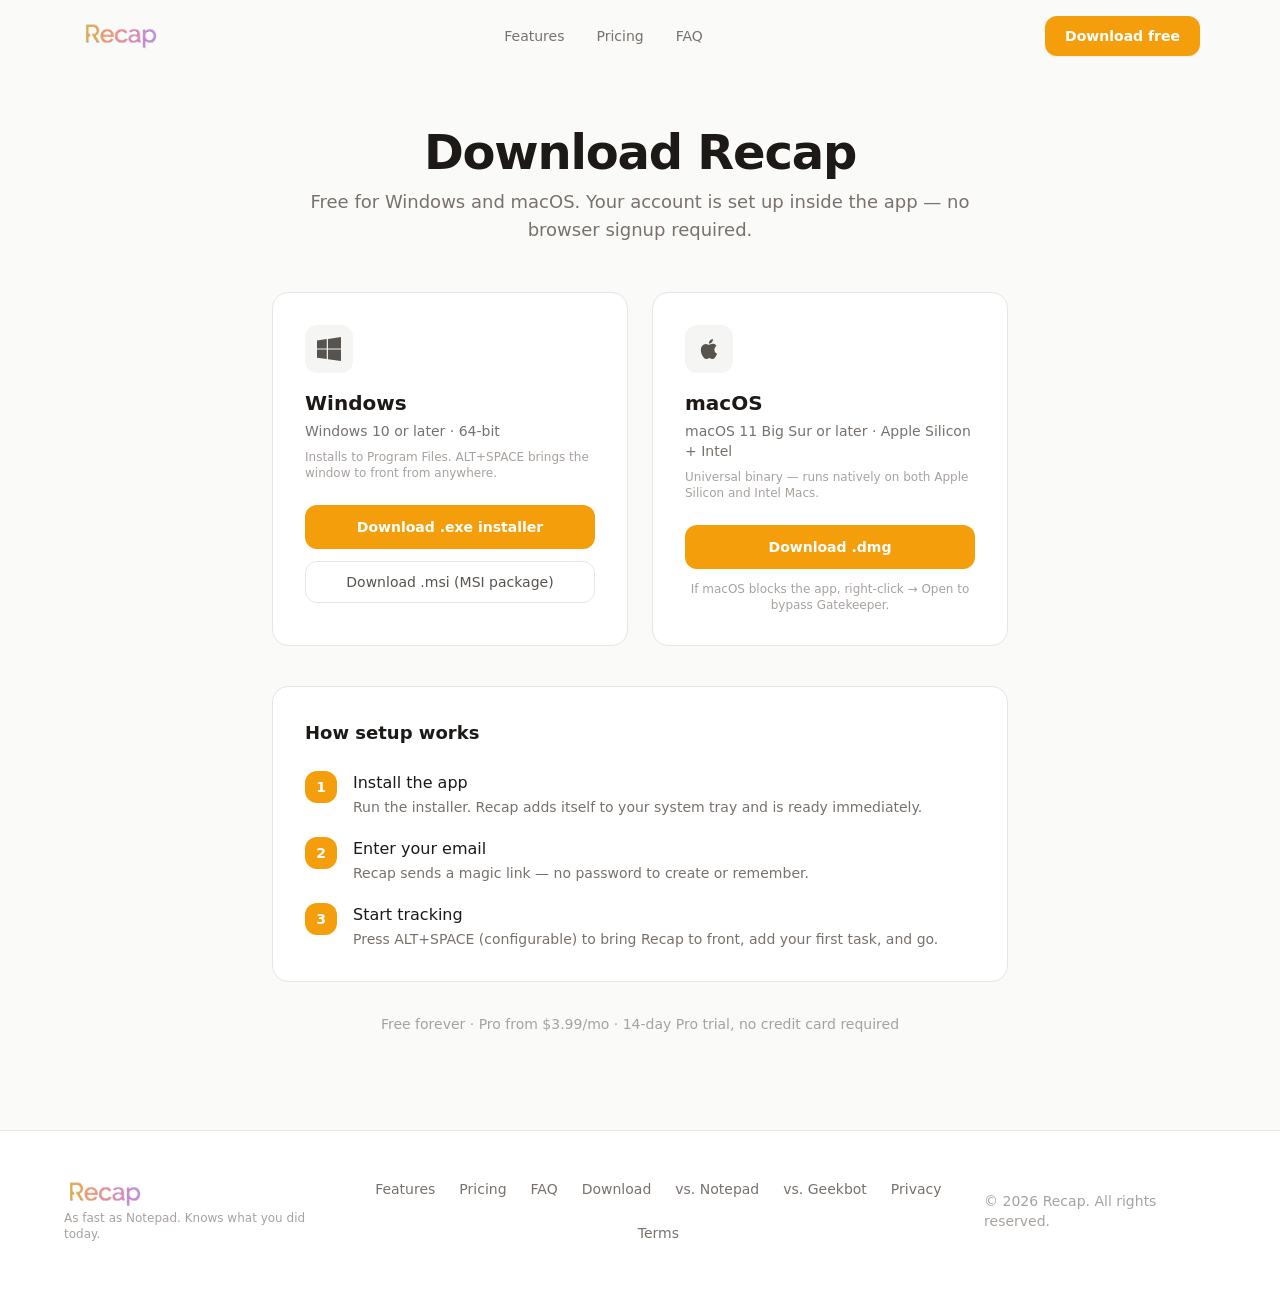
<file: download/index.html>
<!DOCTYPE html>
<html lang="en">
<head>
    <meta charset="UTF-8">
    <meta name="viewport" content="width=device-width, initial-scale=1.0">
    <title>Download Recap — Free Daily Task Tracker for Windows &amp; macOS</title>
    <meta name="description" content="Download Recap for Windows or macOS. Free daily task tracker with automatic rollover and one-click standup summary. No credit card required.">
    <link rel="canonical" href="https://recaptasks.com/download/">
    <meta property="og:title" content="Download Recap — Free Daily Task Tracker">
    <meta property="og:description" content="Download Recap for Windows or macOS. Free to start. No credit card required.">
    <meta property="og:url" content="https://recaptasks.com/download/">
    <meta property="og:site_name" content="Recap">
    <meta property="og:image" content="https://recaptasks.com/og.png">
    <meta property="og:type" content="website">
    <link rel="preconnect" href="https://www.googletagmanager.com">
    <link rel="icon" href="/favicon.ico" sizes="any">
    <link rel="apple-touch-icon" href="/apple-touch-icon.png">
    <link rel="stylesheet" href="/output.css">
    <style>
        html { scroll-behavior: smooth; }
        .nav-scrolled { backdrop-filter: blur(12px); -webkit-backdrop-filter: blur(12px); }
    </style>
    <!-- Google Tag Manager -->
    <script>(function(w,d,s,l,i){w[l]=w[l]||[];w[l].push({'gtm.start':new Date().getTime(),event:'gtm.js'});var f=d.getElementsByTagName(s)[0],j=d.createElement(s),dl=l!='dataLayer'?'&l='+l:'';j.async=true;j.src='https://www.googletagmanager.com/gtm.js?id='+i+dl;f.parentNode.insertBefore(j,f);})(window,document,'script','dataLayer','GTM-M47NM6F9');</script>
</head>
<body class="bg-stone-50 text-stone-900 antialiased">

    <noscript><iframe src="https://www.googletagmanager.com/ns.html?id=GTM-M47NM6F9" height="0" width="0" style="display:none;visibility:hidden"></iframe></noscript>

    <!-- NAV -->
    <header id="nav" class="fixed inset-x-0 top-0 z-50 transition-all duration-200">
        <div class="mx-auto flex max-w-6xl items-center justify-between px-4 py-4">
            <a href="/"><img src="/recap-logo.png" alt="Recap" class="h-7 w-auto" height="28" width="82"></a>
            <nav class="hidden items-center gap-8 text-sm font-medium text-stone-500 md:flex">
                <a href="/#features" class="transition-colors hover:text-stone-900">Features</a>
                <a href="/#pricing" class="transition-colors hover:text-stone-900">Pricing</a>
                <a href="/#faq" class="transition-colors hover:text-stone-900">FAQ</a>
            </nav>
            <a href="/download/" class="rounded-xl bg-amber-500 px-5 py-2.5 text-sm font-semibold text-white shadow-sm transition-colors hover:bg-amber-600 focus-visible:outline-none focus-visible:ring-2 focus-visible:ring-amber-500 focus-visible:ring-offset-2">
                Download free
            </a>
        </div>
    </header>

    <main class="pb-24 pt-32">
        <div class="mx-auto max-w-3xl px-4">

            <!-- Header -->
            <div class="mb-12 text-center">
                <h1 class="mb-3 text-4xl font-bold tracking-tight text-stone-900 md:text-5xl">Download Recap</h1>
                <p class="text-lg text-stone-500">Free for Windows and macOS. Your account is set up inside the app — no browser signup required.</p>
            </div>

            <!-- Platform cards -->
            <div class="grid gap-6 md:grid-cols-2">

                <!-- Windows -->
                <div class="overflow-hidden rounded-2xl border border-stone-200 bg-white">
                    <div class="p-8">
                        <div class="mb-4 flex h-12 w-12 items-center justify-center rounded-xl bg-stone-100">
                            <!-- Windows logo -->
                            <svg viewBox="0 0 24 24" width="24" height="24" fill="currentColor" class="text-stone-600" aria-hidden="true">
                                <path d="M0 3.449L9.75 2.1v9.451H0m10.949-9.602L24 0v11.4H10.949M0 12.6h9.75v9.451L0 20.699M10.949 12.6H24V24l-13.051-1.8"/>
                            </svg>
                        </div>
                        <h2 class="mb-1 text-xl font-semibold text-stone-900">Windows</h2>
                        <p class="mb-2 text-sm text-stone-500">Windows 10 or later · 64-bit</p>
                        <p class="mb-6 text-xs text-stone-400">Installs to Program Files. ALT+SPACE brings the window to front from anywhere.</p>
                        <!-- UPDATE: replace # with your actual GitHub Release download URLs -->
                        <a href="https://github.com/erayalakese/recap-releases/releases/latest" class="download-installer mb-3 block w-full rounded-xl bg-amber-500 py-3 text-center text-sm font-semibold text-white transition-colors hover:bg-amber-600 focus-visible:outline-none focus-visible:ring-2 focus-visible:ring-amber-500">
                            Download .exe installer
                        </a>
                        <a href="https://github.com/erayalakese/recap-releases/releases/latest" class="download-installer block w-full rounded-xl border border-stone-200 py-2.5 text-center text-sm font-medium text-stone-600 transition-colors hover:bg-stone-50">
                            Download .msi (MSI package)
                        </a>
                    </div>
                </div>

                <!-- macOS -->
                <div class="overflow-hidden rounded-2xl border border-stone-200 bg-white">
                    <div class="p-8">
                        <div class="mb-4 flex h-12 w-12 items-center justify-center rounded-xl bg-stone-100">
                            <!-- Apple logo -->
                            <svg viewBox="0 0 24 24" width="24" height="24" fill="currentColor" class="text-stone-600" aria-hidden="true">
                                <path d="M18.71 19.5c-.83 1.24-1.71 2.45-3.05 2.47-1.34.03-1.77-.79-3.29-.79-1.53 0-2 .77-3.27.82-1.31.05-2.3-1.32-3.14-2.53C4.25 17 2.94 12.45 4.7 9.39c.87-1.52 2.43-2.48 4.12-2.51 1.28-.02 2.5.87 3.29.87.78 0 2.26-1.07 3.8-.91.65.03 2.47.26 3.64 1.98-.09.06-2.17 1.28-2.15 3.81.03 3.02 2.65 4.03 2.68 4.04-.03.07-.42 1.44-1.38 2.83M13 3.5c.73-.83 1.94-1.46 2.94-1.5.13 1.17-.34 2.35-1.04 3.19-.69.85-1.83 1.51-2.95 1.42-.15-1.15.41-2.35 1.05-3.11z"/>
                            </svg>
                        </div>
                        <h2 class="mb-1 text-xl font-semibold text-stone-900">macOS</h2>
                        <p class="mb-2 text-sm text-stone-500">macOS 11 Big Sur or later · Apple Silicon + Intel</p>
                        <p class="mb-6 text-xs text-stone-400">Universal binary — runs natively on both Apple Silicon and Intel Macs.</p>
                        <!-- UPDATE: replace # with your actual GitHub Release download URL -->
                        <a href="https://github.com/erayalakese/recap-releases/releases/latest" class="download-installer mb-3 block w-full rounded-xl bg-amber-500 py-3 text-center text-sm font-semibold text-white transition-colors hover:bg-amber-600 focus-visible:outline-none focus-visible:ring-2 focus-visible:ring-amber-500">
                            Download .dmg
                        </a>
                        <p class="text-center text-xs text-stone-400">If macOS blocks the app, right-click → Open to bypass Gatekeeper.</p>
                    </div>
                </div>

            </div>

            <!-- Setup flow -->
            <div class="mt-10 rounded-2xl border border-stone-200 bg-white p-8">
                <h2 class="mb-6 text-lg font-semibold text-stone-900">How setup works</h2>
                <ol class="space-y-5">
                    <li class="flex items-start gap-4">
                        <span class="flex h-8 w-8 flex-shrink-0 items-center justify-center rounded-xl bg-amber-500 text-sm font-bold text-white">1</span>
                        <div>
                            <p class="font-medium text-stone-900">Install the app</p>
                            <p class="mt-0.5 text-sm text-stone-500">Run the installer. Recap adds itself to your system tray and is ready immediately.</p>
                        </div>
                    </li>
                    <li class="flex items-start gap-4">
                        <span class="flex h-8 w-8 flex-shrink-0 items-center justify-center rounded-xl bg-amber-500 text-sm font-bold text-white">2</span>
                        <div>
                            <p class="font-medium text-stone-900">Enter your email</p>
                            <p class="mt-0.5 text-sm text-stone-500">Recap sends a magic link — no password to create or remember.</p>
                        </div>
                    </li>
                    <li class="flex items-start gap-4">
                        <span class="flex h-8 w-8 flex-shrink-0 items-center justify-center rounded-xl bg-amber-500 text-sm font-bold text-white">3</span>
                        <div>
                            <p class="font-medium text-stone-900">Start tracking</p>
                            <p class="mt-0.5 text-sm text-stone-500">Press ALT+SPACE (configurable) to bring Recap to front, add your first task, and go.</p>
                        </div>
                    </li>
                </ol>
            </div>

            <!-- Pro note -->
            <p class="mt-8 text-center text-sm text-stone-400">Free forever · Pro from $3.99/mo · 14-day Pro trial, no credit card required</p>
        </div>
    </main>

    <!-- FOOTER -->
    <footer class="border-t border-stone-200 bg-white px-4 py-12">
        <div class="mx-auto max-w-6xl">
            <div class="flex flex-col items-center justify-between gap-6 md:flex-row">
                <div>
                    <img src="/recap-logo.png" alt="Recap" class="h-7 w-auto" height="28" width="82">
                    <p class="mt-0.5 text-xs text-stone-400">As fast as Notepad. Knows what you did today.</p>
                </div>
                <nav aria-label="Footer navigation" class="flex flex-wrap justify-center gap-6 text-sm text-stone-500">
                    <a href="/#features" class="transition-colors hover:text-stone-900">Features</a>
                    <a href="/#pricing" class="transition-colors hover:text-stone-900">Pricing</a>
                    <a href="/#faq" class="transition-colors hover:text-stone-900">FAQ</a>
                    <a href="/download/" class="transition-colors hover:text-stone-900">Download</a>
                    <a href="/vs-notepad/" class="transition-colors hover:text-stone-900">vs. Notepad</a>
                    <a href="/vs-geekbot/" class="transition-colors hover:text-stone-900">vs. Geekbot</a>
                    <a href="/privacy/" class="transition-colors hover:text-stone-900">Privacy</a>
                    <a href="/terms/" class="transition-colors hover:text-stone-900">Terms</a>
                </nav>
                <p class="text-sm text-stone-400">© 2026 Recap. All rights reserved.</p>
            </div>
        </div>
    </footer>

    <script>
        const nav = document.getElementById('nav');
        window.addEventListener('scroll', () => {
            if (window.scrollY > 20) {
                nav.classList.add('bg-white/90', 'nav-scrolled', 'border-b', 'border-stone-100', 'shadow-sm');
            } else {
                nav.classList.remove('bg-white/90', 'nav-scrolled', 'border-b', 'border-stone-100', 'shadow-sm');
            }
        }, { passive: true });
    </script>
</body>
</html>
</file>
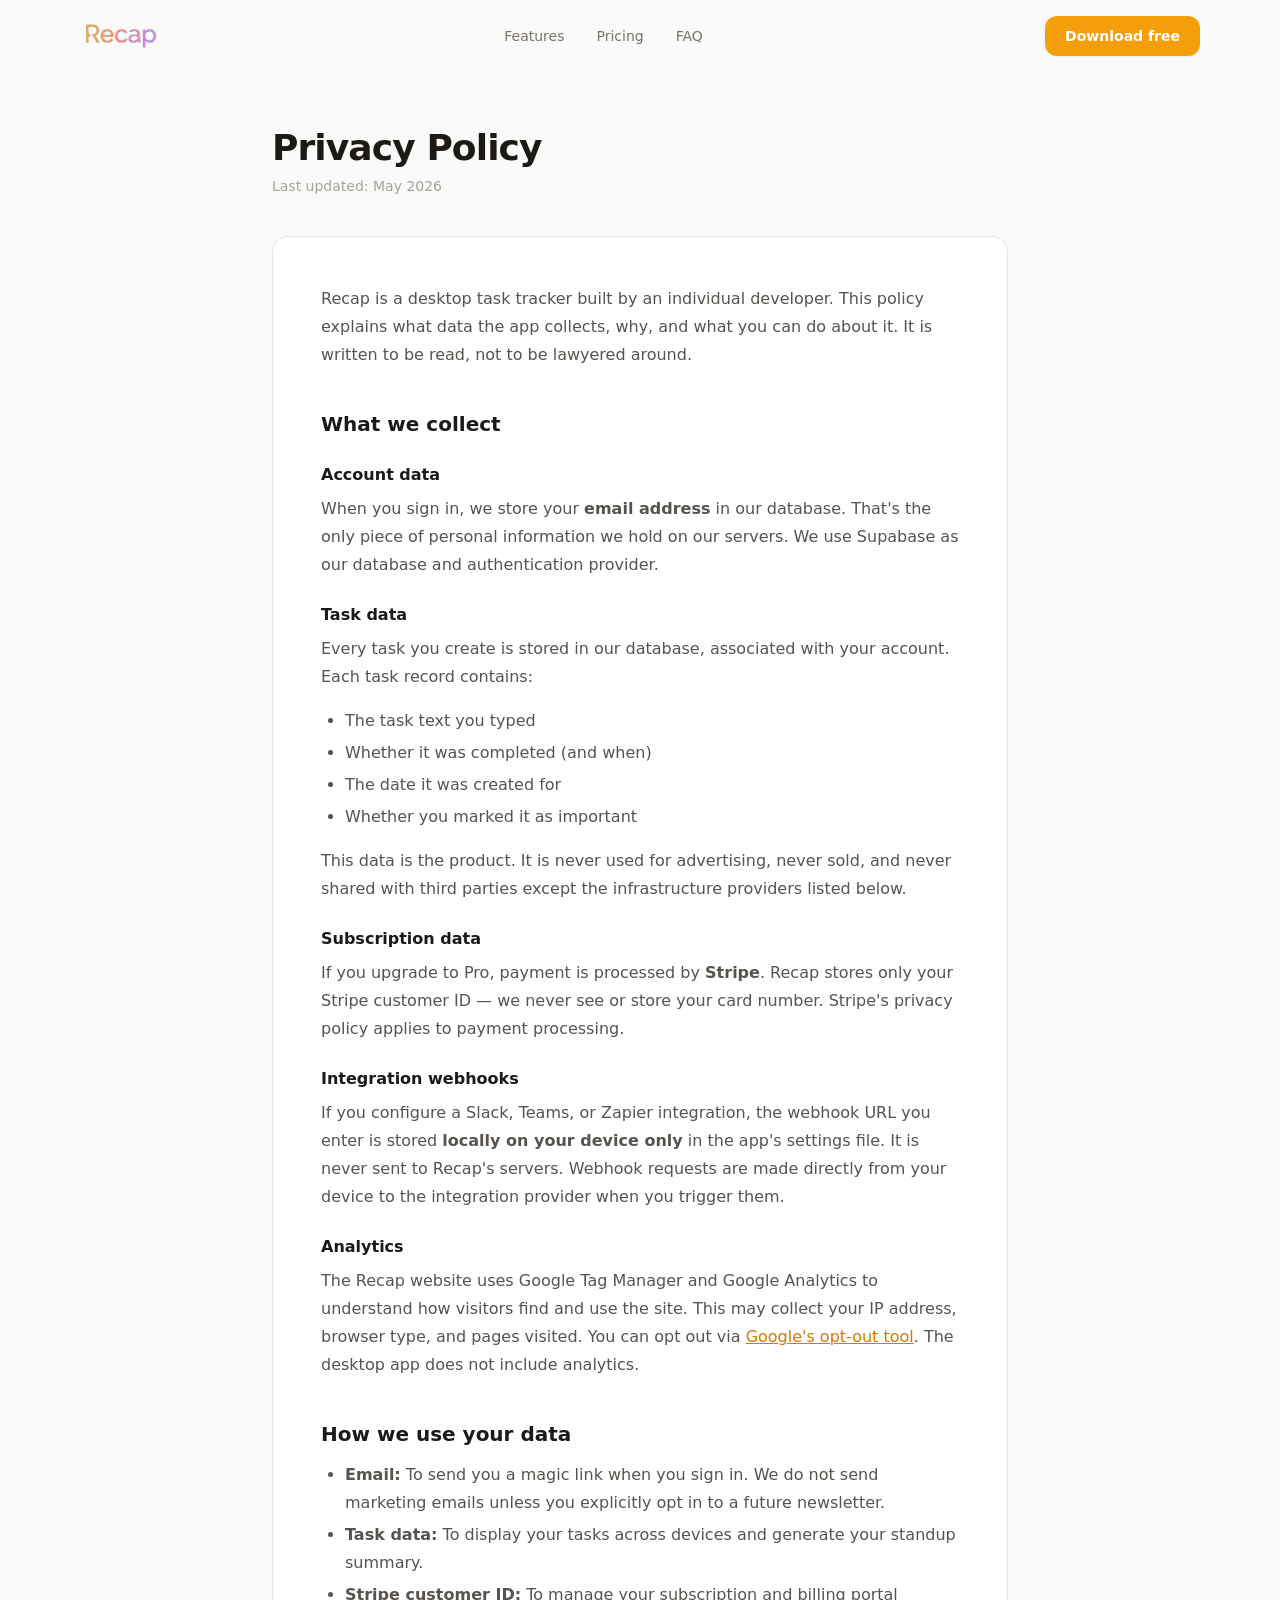
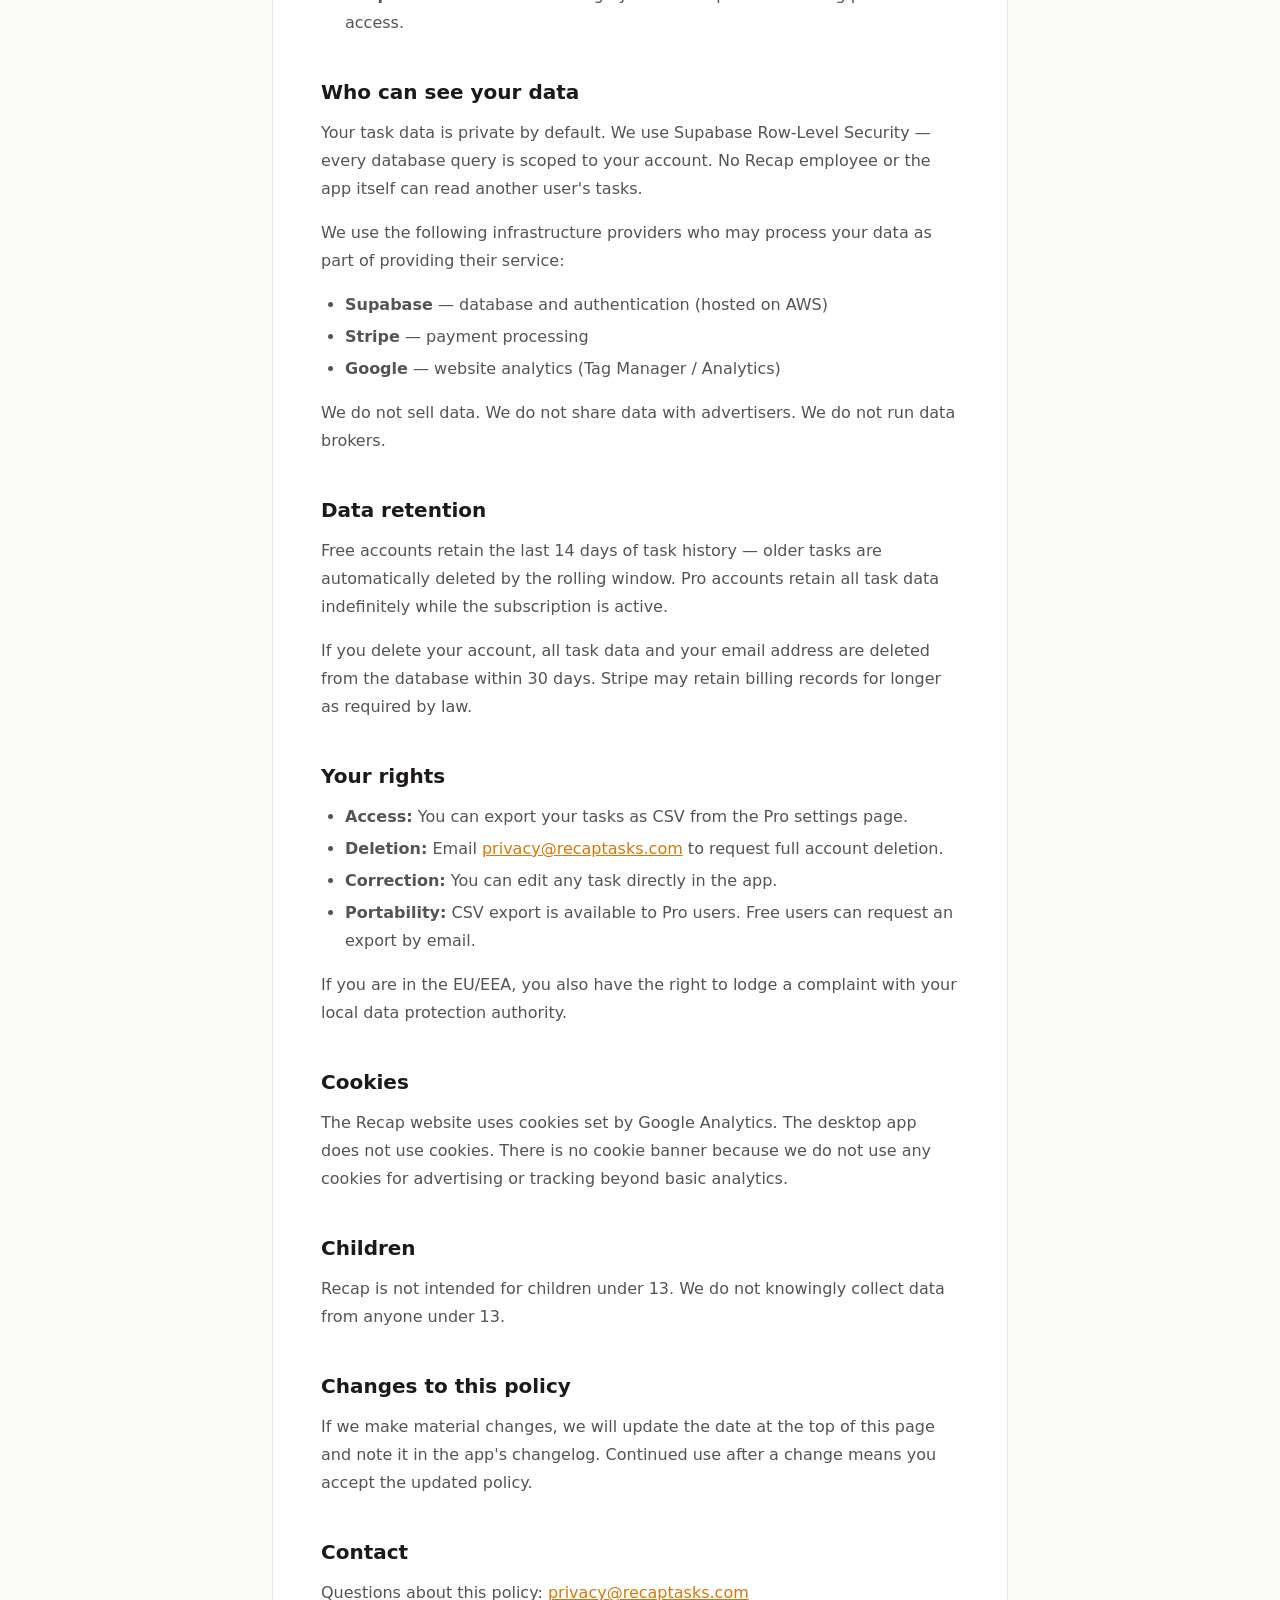
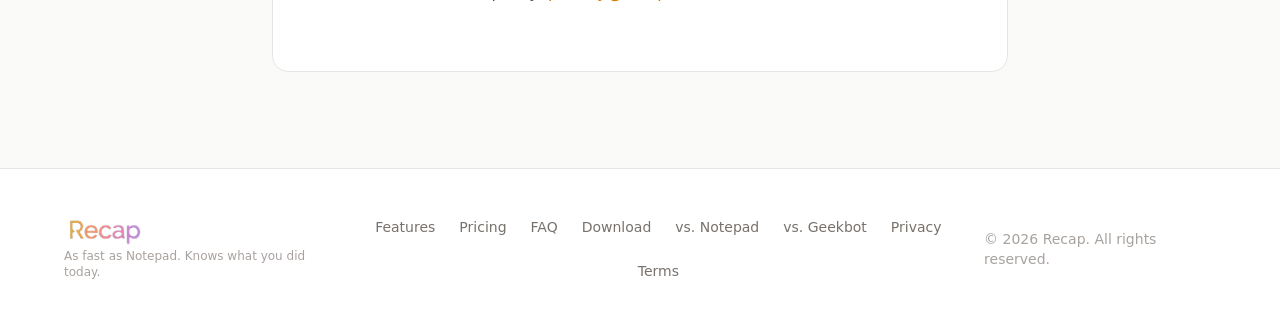
<file: privacy/index.html>
<!DOCTYPE html>
<html lang="en">
<head>
    <meta charset="UTF-8">
    <meta name="viewport" content="width=device-width, initial-scale=1.0">
    <title>Privacy Policy — Recap</title>
    <meta name="description" content="Recap privacy policy. What data we collect, how we use it, and how to delete your account.">
    <link rel="canonical" href="https://recaptasks.com/privacy/">
    <meta name="robots" content="noindex, follow">
    <link rel="preconnect" href="https://www.googletagmanager.com">
    <link rel="icon" href="/favicon.ico" sizes="any">
    <link rel="apple-touch-icon" href="/apple-touch-icon.png">
    <link rel="stylesheet" href="/output.css">
    <style>
        html { scroll-behavior: smooth; }
        .nav-scrolled { backdrop-filter: blur(12px); -webkit-backdrop-filter: blur(12px); }
        .prose h2 { font-size: 1.25rem; font-weight: 600; color: #1c1917; margin-top: 2.5rem; margin-bottom: 0.75rem; }
        .prose h3 { font-size: 1rem; font-weight: 600; color: #1c1917; margin-top: 1.5rem; margin-bottom: 0.5rem; }
        .prose p { color: #57534e; line-height: 1.75; margin-bottom: 1rem; }
        .prose ul { list-style: disc; padding-left: 1.5rem; color: #57534e; margin-bottom: 1rem; }
        .prose li { margin-bottom: 0.25rem; line-height: 1.75; }
        .prose a { color: #d97706; text-decoration: underline; }
    </style>
    <!-- Google Tag Manager -->
    <script>(function(w,d,s,l,i){w[l]=w[l]||[];w[l].push({'gtm.start':new Date().getTime(),event:'gtm.js'});var f=d.getElementsByTagName(s)[0],j=d.createElement(s),dl=l!='dataLayer'?'&l='+l:'';j.async=true;j.src='https://www.googletagmanager.com/gtm.js?id='+i+dl;f.parentNode.insertBefore(j,f);})(window,document,'script','dataLayer','GTM-M47NM6F9');</script>
</head>
<body class="bg-stone-50 text-stone-900 antialiased">

    <noscript><iframe src="https://www.googletagmanager.com/ns.html?id=GTM-M47NM6F9" height="0" width="0" style="display:none;visibility:hidden"></iframe></noscript>

    <!-- NAV -->
    <header id="nav" class="fixed inset-x-0 top-0 z-50 transition-all duration-200">
        <div class="mx-auto flex max-w-6xl items-center justify-between px-4 py-4">
            <a href="/"><img src="/recap-logo.png" alt="Recap" class="h-7 w-auto" height="28" width="82"></a>
            <nav class="hidden items-center gap-8 text-sm font-medium text-stone-500 md:flex">
                <a href="/#features" class="transition-colors hover:text-stone-900">Features</a>
                <a href="/#pricing" class="transition-colors hover:text-stone-900">Pricing</a>
                <a href="/#faq" class="transition-colors hover:text-stone-900">FAQ</a>
            </nav>
            <a href="/download/" class="rounded-xl bg-amber-500 px-5 py-2.5 text-sm font-semibold text-white shadow-sm transition-colors hover:bg-amber-600 focus-visible:outline-none focus-visible:ring-2 focus-visible:ring-amber-500 focus-visible:ring-offset-2">
                Download free
            </a>
        </div>
    </header>

    <main class="pb-24 pt-32">
        <div class="mx-auto max-w-3xl px-4">

            <div class="mb-10">
                <h1 class="mb-2 text-4xl font-bold tracking-tight text-stone-900">Privacy Policy</h1>
                <p class="text-sm text-stone-400">Last updated: May 2026</p>
            </div>

            <div class="rounded-2xl border border-stone-200 bg-white p-8 md:p-12 prose">

                <p>Recap is a desktop task tracker built by an individual developer. This policy explains what data the app collects, why, and what you can do about it. It is written to be read, not to be lawyered around.</p>

                <h2>What we collect</h2>

                <h3>Account data</h3>
                <p>When you sign in, we store your <strong>email address</strong> in our database. That's the only piece of personal information we hold on our servers. We use Supabase as our database and authentication provider.</p>

                <h3>Task data</h3>
                <p>Every task you create is stored in our database, associated with your account. Each task record contains:</p>
                <ul>
                    <li>The task text you typed</li>
                    <li>Whether it was completed (and when)</li>
                    <li>The date it was created for</li>
                    <li>Whether you marked it as important</li>
                </ul>
                <p>This data is the product. It is never used for advertising, never sold, and never shared with third parties except the infrastructure providers listed below.</p>

                <h3>Subscription data</h3>
                <p>If you upgrade to Pro, payment is processed by <strong>Stripe</strong>. Recap stores only your Stripe customer ID — we never see or store your card number. Stripe's privacy policy applies to payment processing.</p>

                <h3>Integration webhooks</h3>
                <p>If you configure a Slack, Teams, or Zapier integration, the webhook URL you enter is stored <strong>locally on your device only</strong> in the app's settings file. It is never sent to Recap's servers. Webhook requests are made directly from your device to the integration provider when you trigger them.</p>

                <h3>Analytics</h3>
                <p>The Recap website uses Google Tag Manager and Google Analytics to understand how visitors find and use the site. This may collect your IP address, browser type, and pages visited. You can opt out via <a href="https://tools.google.com/dlpage/gaoptout" target="_blank" rel="noopener">Google's opt-out tool</a>. The desktop app does not include analytics.</p>

                <h2>How we use your data</h2>
                <ul>
                    <li><strong>Email:</strong> To send you a magic link when you sign in. We do not send marketing emails unless you explicitly opt in to a future newsletter.</li>
                    <li><strong>Task data:</strong> To display your tasks across devices and generate your standup summary.</li>
                    <li><strong>Stripe customer ID:</strong> To manage your subscription and billing portal access.</li>
                </ul>

                <h2>Who can see your data</h2>
                <p>Your task data is private by default. We use Supabase Row-Level Security — every database query is scoped to your account. No Recap employee or the app itself can read another user's tasks.</p>
                <p>We use the following infrastructure providers who may process your data as part of providing their service:</p>
                <ul>
                    <li><strong>Supabase</strong> — database and authentication (hosted on AWS)</li>
                    <li><strong>Stripe</strong> — payment processing</li>
                    <li><strong>Google</strong> — website analytics (Tag Manager / Analytics)</li>
                </ul>
                <p>We do not sell data. We do not share data with advertisers. We do not run data brokers.</p>

                <h2>Data retention</h2>
                <p>Free accounts retain the last 14 days of task history — older tasks are automatically deleted by the rolling window. Pro accounts retain all task data indefinitely while the subscription is active.</p>
                <p>If you delete your account, all task data and your email address are deleted from the database within 30 days. Stripe may retain billing records for longer as required by law.</p>

                <h2>Your rights</h2>
                <ul>
                    <li><strong>Access:</strong> You can export your tasks as CSV from the Pro settings page.</li>
                    <li><strong>Deletion:</strong> Email <a href="mailto:privacy@recaptasks.com">privacy@recaptasks.com</a> to request full account deletion.</li>
                    <li><strong>Correction:</strong> You can edit any task directly in the app.</li>
                    <li><strong>Portability:</strong> CSV export is available to Pro users. Free users can request an export by email.</li>
                </ul>
                <p>If you are in the EU/EEA, you also have the right to lodge a complaint with your local data protection authority.</p>

                <h2>Cookies</h2>
                <p>The Recap website uses cookies set by Google Analytics. The desktop app does not use cookies. There is no cookie banner because we do not use any cookies for advertising or tracking beyond basic analytics.</p>

                <h2>Children</h2>
                <p>Recap is not intended for children under 13. We do not knowingly collect data from anyone under 13.</p>

                <h2>Changes to this policy</h2>
                <p>If we make material changes, we will update the date at the top of this page and note it in the app's changelog. Continued use after a change means you accept the updated policy.</p>

                <h2>Contact</h2>
                <p>Questions about this policy: <a href="mailto:privacy@recaptasks.com">privacy@recaptasks.com</a></p>

            </div>
        </div>
    </main>

    <!-- FOOTER -->
    <footer class="border-t border-stone-200 bg-white px-4 py-12">
        <div class="mx-auto max-w-6xl">
            <div class="flex flex-col items-center justify-between gap-6 md:flex-row">
                <div>
                    <img src="/recap-logo.png" alt="Recap" class="h-7 w-auto" height="28" width="82">
                    <p class="mt-0.5 text-xs text-stone-400">As fast as Notepad. Knows what you did today.</p>
                </div>
                <nav aria-label="Footer navigation" class="flex flex-wrap justify-center gap-6 text-sm text-stone-500">
                    <a href="/#features" class="transition-colors hover:text-stone-900">Features</a>
                    <a href="/#pricing" class="transition-colors hover:text-stone-900">Pricing</a>
                    <a href="/#faq" class="transition-colors hover:text-stone-900">FAQ</a>
                    <a href="/download/" class="transition-colors hover:text-stone-900">Download</a>
                    <a href="/vs-notepad/" class="transition-colors hover:text-stone-900">vs. Notepad</a>
                    <a href="/vs-geekbot/" class="transition-colors hover:text-stone-900">vs. Geekbot</a>
                    <a href="/privacy/" class="transition-colors hover:text-stone-900">Privacy</a>
                    <a href="/terms/" class="transition-colors hover:text-stone-900">Terms</a>
                </nav>
                <p class="text-sm text-stone-400">© 2026 Recap. All rights reserved.</p>
            </div>
        </div>
    </footer>

    <script>
        const nav = document.getElementById('nav');
        window.addEventListener('scroll', () => {
            if (window.scrollY > 20) {
                nav.classList.add('bg-white/90', 'nav-scrolled', 'border-b', 'border-stone-100', 'shadow-sm');
            } else {
                nav.classList.remove('bg-white/90', 'nav-scrolled', 'border-b', 'border-stone-100', 'shadow-sm');
            }
        }, { passive: true });
    </script>
</body>
</html>
</file>
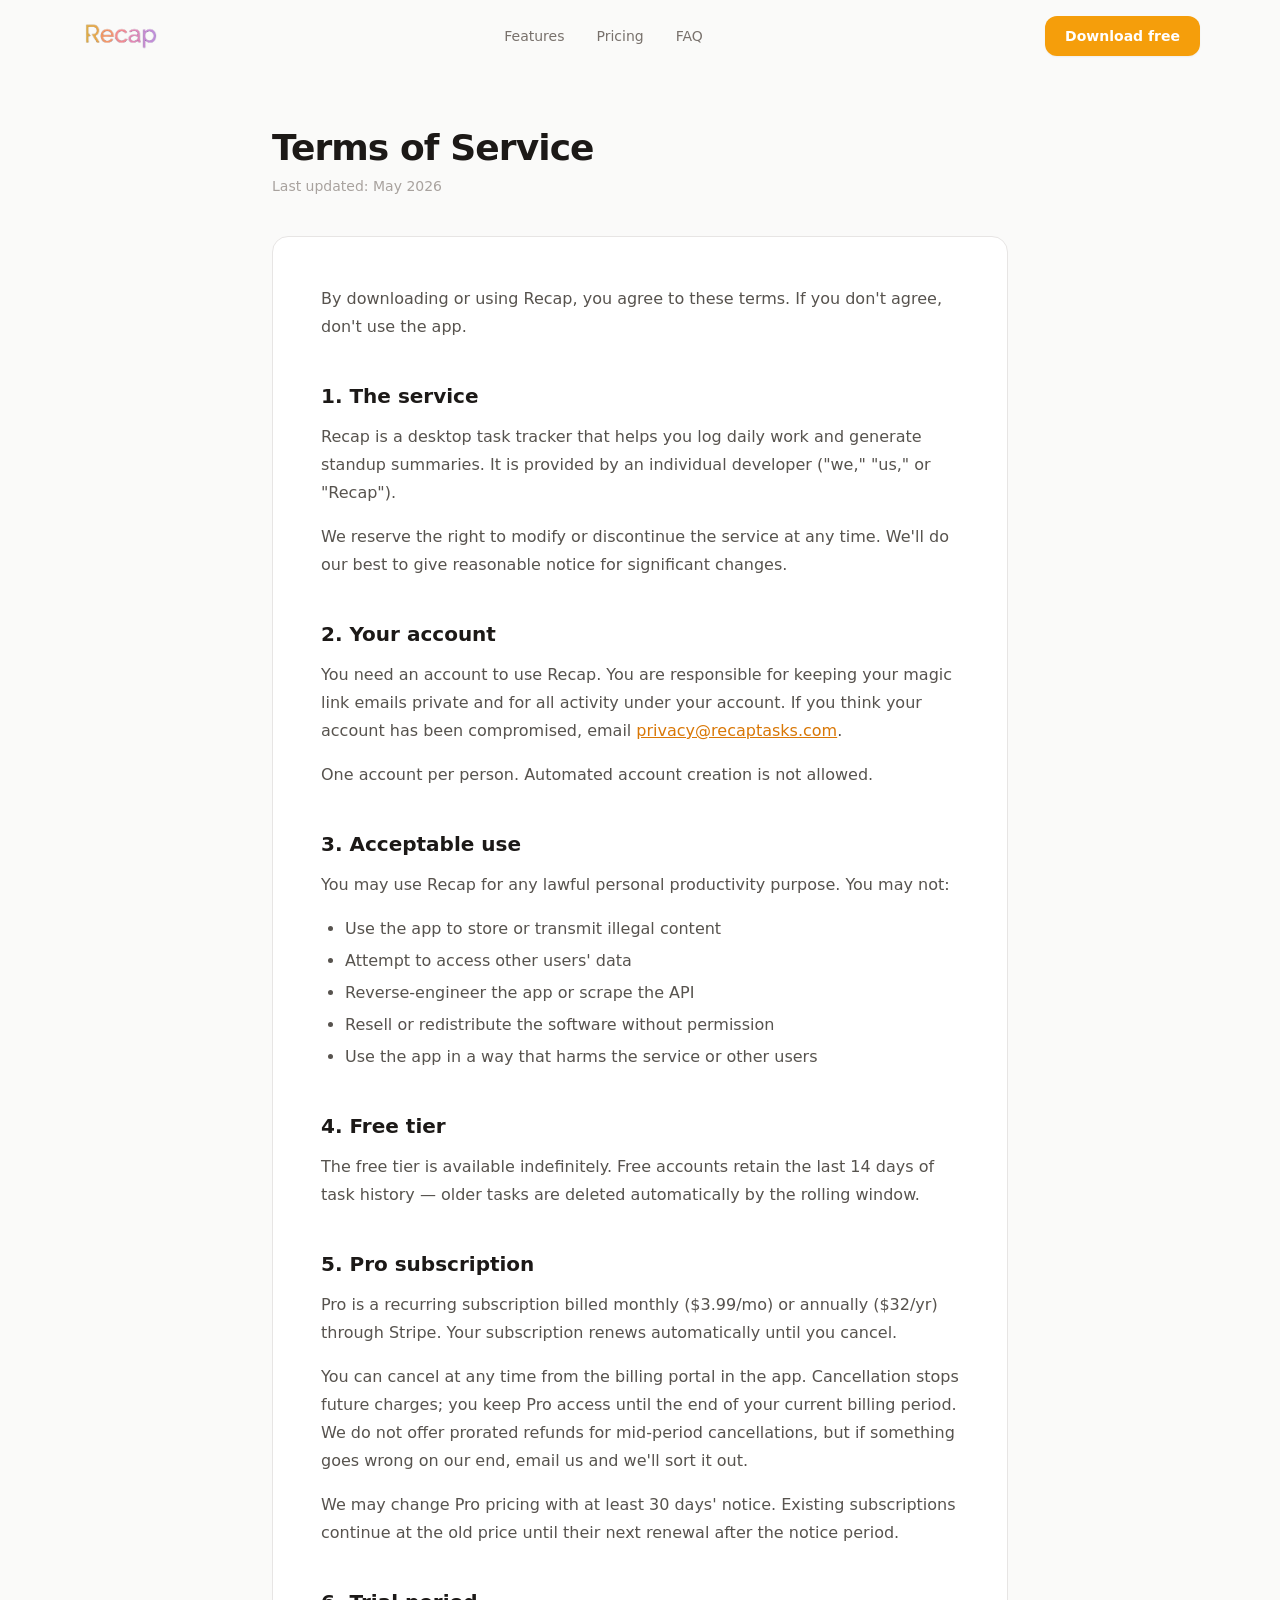
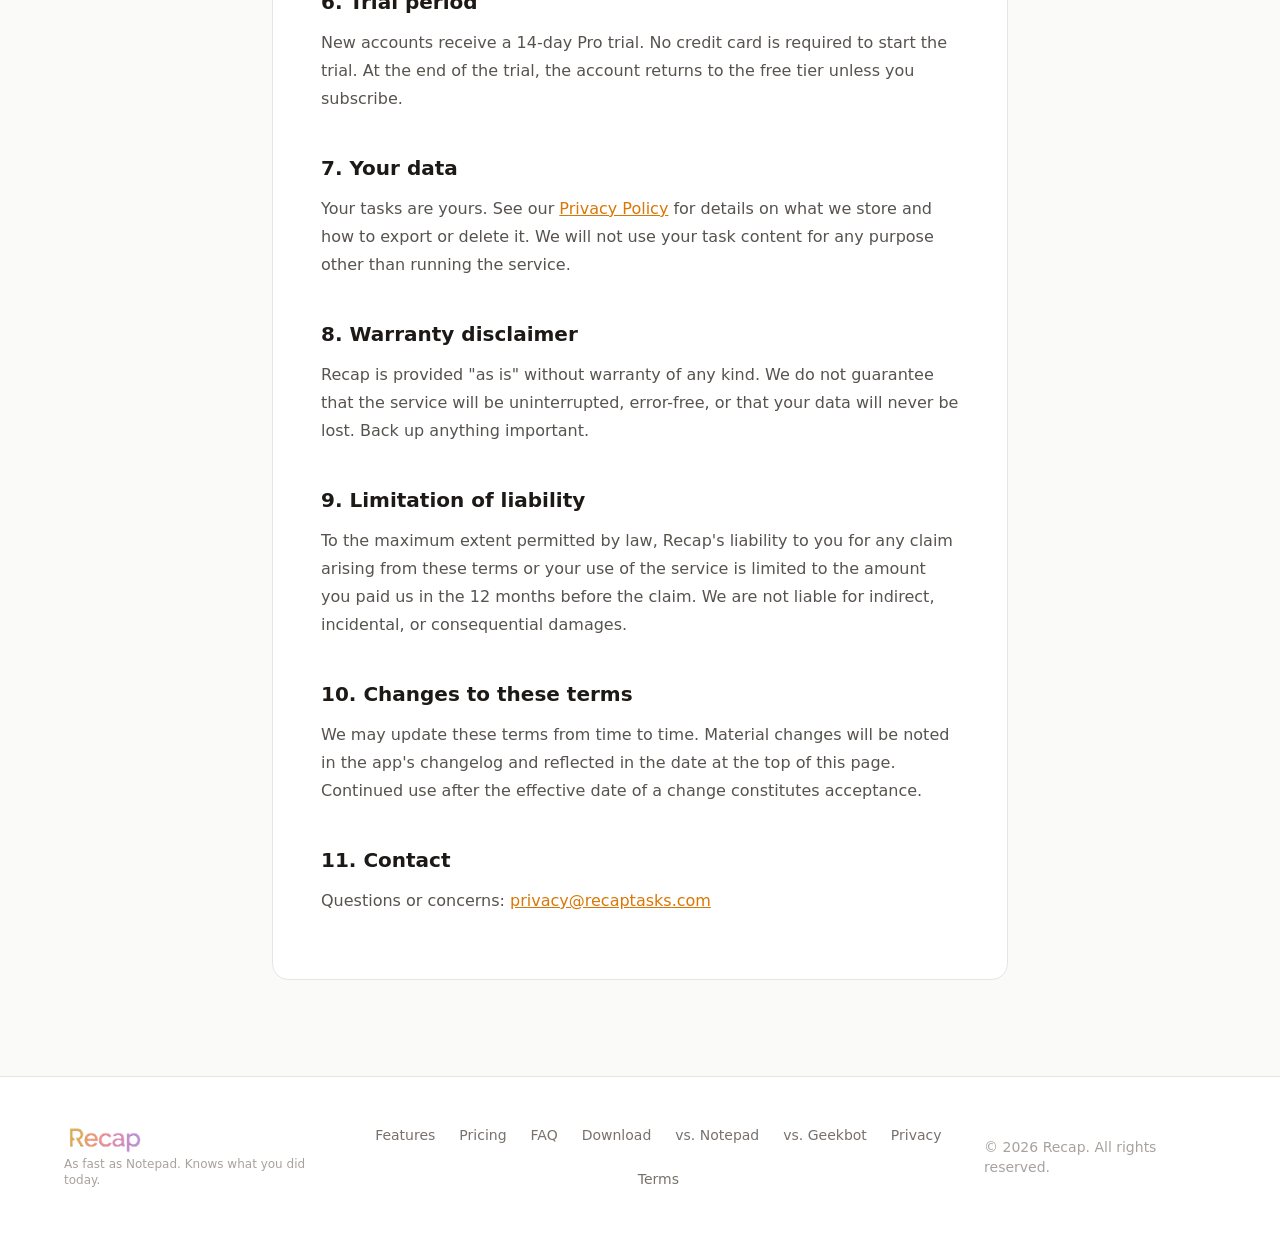
<file: terms/index.html>
<!DOCTYPE html>
<html lang="en">
<head>
    <meta charset="UTF-8">
    <meta name="viewport" content="width=device-width, initial-scale=1.0">
    <title>Terms of Service — Recap</title>
    <meta name="description" content="Recap terms of service. Rules for using the app, subscription terms, and what we guarantee.">
    <link rel="canonical" href="https://recaptasks.com/terms/">
    <meta name="robots" content="noindex, follow">
    <link rel="preconnect" href="https://www.googletagmanager.com">
    <link rel="icon" href="/favicon.ico" sizes="any">
    <link rel="apple-touch-icon" href="/apple-touch-icon.png">
    <link rel="stylesheet" href="/output.css">
    <style>
        html { scroll-behavior: smooth; }
        .nav-scrolled { backdrop-filter: blur(12px); -webkit-backdrop-filter: blur(12px); }
        .prose h2 { font-size: 1.25rem; font-weight: 600; color: #1c1917; margin-top: 2.5rem; margin-bottom: 0.75rem; }
        .prose p { color: #57534e; line-height: 1.75; margin-bottom: 1rem; }
        .prose ul { list-style: disc; padding-left: 1.5rem; color: #57534e; margin-bottom: 1rem; }
        .prose li { margin-bottom: 0.25rem; line-height: 1.75; }
        .prose a { color: #d97706; text-decoration: underline; }
    </style>
    <!-- Google Tag Manager -->
    <script>(function(w,d,s,l,i){w[l]=w[l]||[];w[l].push({'gtm.start':new Date().getTime(),event:'gtm.js'});var f=d.getElementsByTagName(s)[0],j=d.createElement(s),dl=l!='dataLayer'?'&l='+l:'';j.async=true;j.src='https://www.googletagmanager.com/gtm.js?id='+i+dl;f.parentNode.insertBefore(j,f);})(window,document,'script','dataLayer','GTM-M47NM6F9');</script>
</head>
<body class="bg-stone-50 text-stone-900 antialiased">

    <noscript><iframe src="https://www.googletagmanager.com/ns.html?id=GTM-M47NM6F9" height="0" width="0" style="display:none;visibility:hidden"></iframe></noscript>

    <!-- NAV -->
    <header id="nav" class="fixed inset-x-0 top-0 z-50 transition-all duration-200">
        <div class="mx-auto flex max-w-6xl items-center justify-between px-4 py-4">
            <a href="/"><img src="/recap-logo.png" alt="Recap" class="h-7 w-auto" height="28" width="82"></a>
            <nav class="hidden items-center gap-8 text-sm font-medium text-stone-500 md:flex">
                <a href="/#features" class="transition-colors hover:text-stone-900">Features</a>
                <a href="/#pricing" class="transition-colors hover:text-stone-900">Pricing</a>
                <a href="/#faq" class="transition-colors hover:text-stone-900">FAQ</a>
            </nav>
            <a href="/download/" class="rounded-xl bg-amber-500 px-5 py-2.5 text-sm font-semibold text-white shadow-sm transition-colors hover:bg-amber-600 focus-visible:outline-none focus-visible:ring-2 focus-visible:ring-amber-500 focus-visible:ring-offset-2">
                Download free
            </a>
        </div>
    </header>

    <main class="pb-24 pt-32">
        <div class="mx-auto max-w-3xl px-4">

            <div class="mb-10">
                <h1 class="mb-2 text-4xl font-bold tracking-tight text-stone-900">Terms of Service</h1>
                <p class="text-sm text-stone-400">Last updated: May 2026</p>
            </div>

            <div class="rounded-2xl border border-stone-200 bg-white p-8 md:p-12 prose">

                <p>By downloading or using Recap, you agree to these terms. If you don't agree, don't use the app.</p>

                <h2>1. The service</h2>
                <p>Recap is a desktop task tracker that helps you log daily work and generate standup summaries. It is provided by an individual developer ("we," "us," or "Recap").</p>
                <p>We reserve the right to modify or discontinue the service at any time. We'll do our best to give reasonable notice for significant changes.</p>

                <h2>2. Your account</h2>
                <p>You need an account to use Recap. You are responsible for keeping your magic link emails private and for all activity under your account. If you think your account has been compromised, email <a href="mailto:privacy@recaptasks.com">privacy@recaptasks.com</a>.</p>
                <p>One account per person. Automated account creation is not allowed.</p>

                <h2>3. Acceptable use</h2>
                <p>You may use Recap for any lawful personal productivity purpose. You may not:</p>
                <ul>
                    <li>Use the app to store or transmit illegal content</li>
                    <li>Attempt to access other users' data</li>
                    <li>Reverse-engineer the app or scrape the API</li>
                    <li>Resell or redistribute the software without permission</li>
                    <li>Use the app in a way that harms the service or other users</li>
                </ul>

                <h2>4. Free tier</h2>
                <p>The free tier is available indefinitely. Free accounts retain the last 14 days of task history — older tasks are deleted automatically by the rolling window.</p>

                <h2>5. Pro subscription</h2>
                <p>Pro is a recurring subscription billed monthly ($3.99/mo) or annually ($32/yr) through Stripe. Your subscription renews automatically until you cancel.</p>
                <p>You can cancel at any time from the billing portal in the app. Cancellation stops future charges; you keep Pro access until the end of your current billing period. We do not offer prorated refunds for mid-period cancellations, but if something goes wrong on our end, email us and we'll sort it out.</p>
                <p>We may change Pro pricing with at least 30 days' notice. Existing subscriptions continue at the old price until their next renewal after the notice period.</p>

                <h2>6. Trial period</h2>
                <p>New accounts receive a 14-day Pro trial. No credit card is required to start the trial. At the end of the trial, the account returns to the free tier unless you subscribe.</p>

                <h2>7. Your data</h2>
                <p>Your tasks are yours. See our <a href="/privacy/">Privacy Policy</a> for details on what we store and how to export or delete it. We will not use your task content for any purpose other than running the service.</p>

                <h2>8. Warranty disclaimer</h2>
                <p>Recap is provided "as is" without warranty of any kind. We do not guarantee that the service will be uninterrupted, error-free, or that your data will never be lost. Back up anything important.</p>

                <h2>9. Limitation of liability</h2>
                <p>To the maximum extent permitted by law, Recap's liability to you for any claim arising from these terms or your use of the service is limited to the amount you paid us in the 12 months before the claim. We are not liable for indirect, incidental, or consequential damages.</p>

                <h2>10. Changes to these terms</h2>
                <p>We may update these terms from time to time. Material changes will be noted in the app's changelog and reflected in the date at the top of this page. Continued use after the effective date of a change constitutes acceptance.</p>

                <h2>11. Contact</h2>
                <p>Questions or concerns: <a href="mailto:privacy@recaptasks.com">privacy@recaptasks.com</a></p>

            </div>
        </div>
    </main>

    <!-- FOOTER -->
    <footer class="border-t border-stone-200 bg-white px-4 py-12">
        <div class="mx-auto max-w-6xl">
            <div class="flex flex-col items-center justify-between gap-6 md:flex-row">
                <div>
                    <img src="/recap-logo.png" alt="Recap" class="h-7 w-auto" height="28" width="82">
                    <p class="mt-0.5 text-xs text-stone-400">As fast as Notepad. Knows what you did today.</p>
                </div>
                <nav aria-label="Footer navigation" class="flex flex-wrap justify-center gap-6 text-sm text-stone-500">
                    <a href="/#features" class="transition-colors hover:text-stone-900">Features</a>
                    <a href="/#pricing" class="transition-colors hover:text-stone-900">Pricing</a>
                    <a href="/#faq" class="transition-colors hover:text-stone-900">FAQ</a>
                    <a href="/download/" class="transition-colors hover:text-stone-900">Download</a>
                    <a href="/vs-notepad/" class="transition-colors hover:text-stone-900">vs. Notepad</a>
                    <a href="/vs-geekbot/" class="transition-colors hover:text-stone-900">vs. Geekbot</a>
                    <a href="/privacy/" class="transition-colors hover:text-stone-900">Privacy</a>
                    <a href="/terms/" class="transition-colors hover:text-stone-900">Terms</a>
                </nav>
                <p class="text-sm text-stone-400">© 2026 Recap. All rights reserved.</p>
            </div>
        </div>
    </footer>

    <script>
        const nav = document.getElementById('nav');
        window.addEventListener('scroll', () => {
            if (window.scrollY > 20) {
                nav.classList.add('bg-white/90', 'nav-scrolled', 'border-b', 'border-stone-100', 'shadow-sm');
            } else {
                nav.classList.remove('bg-white/90', 'nav-scrolled', 'border-b', 'border-stone-100', 'shadow-sm');
            }
        }, { passive: true });
    </script>
</body>
</html>
</file>
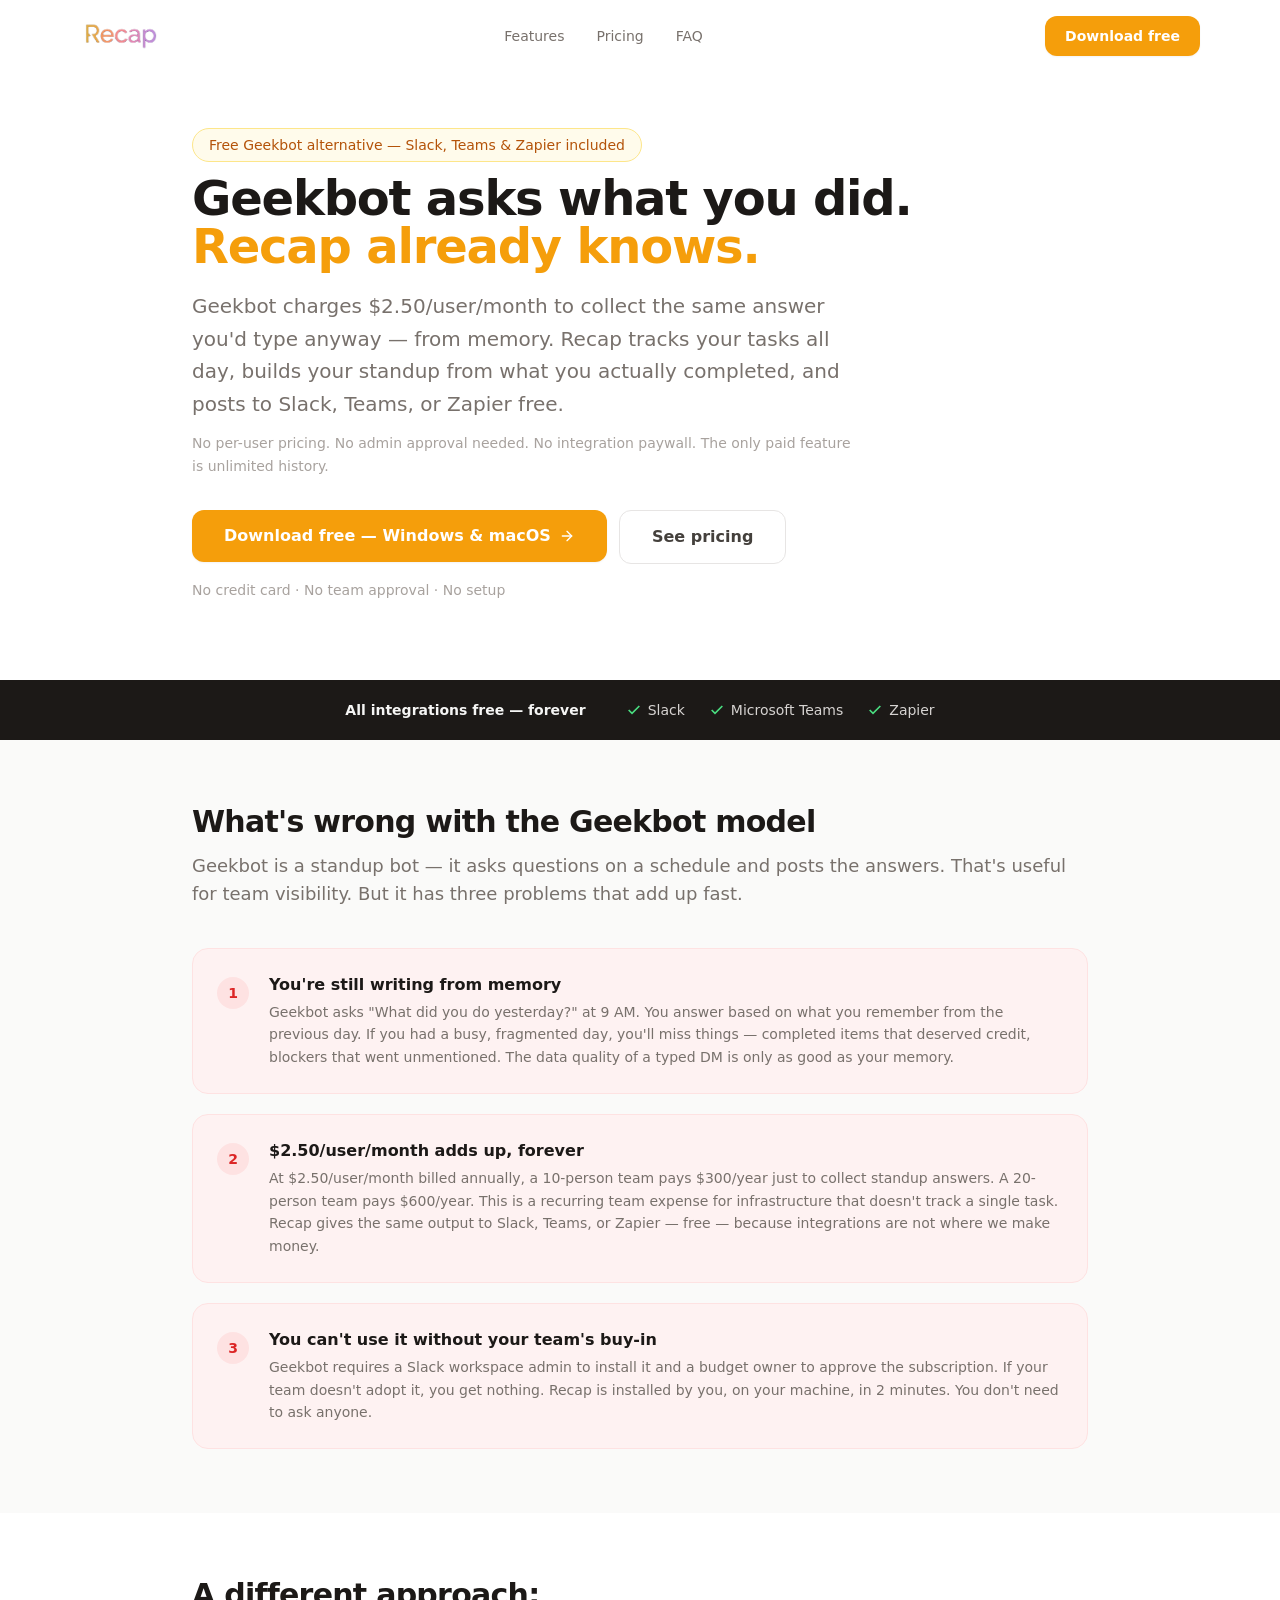
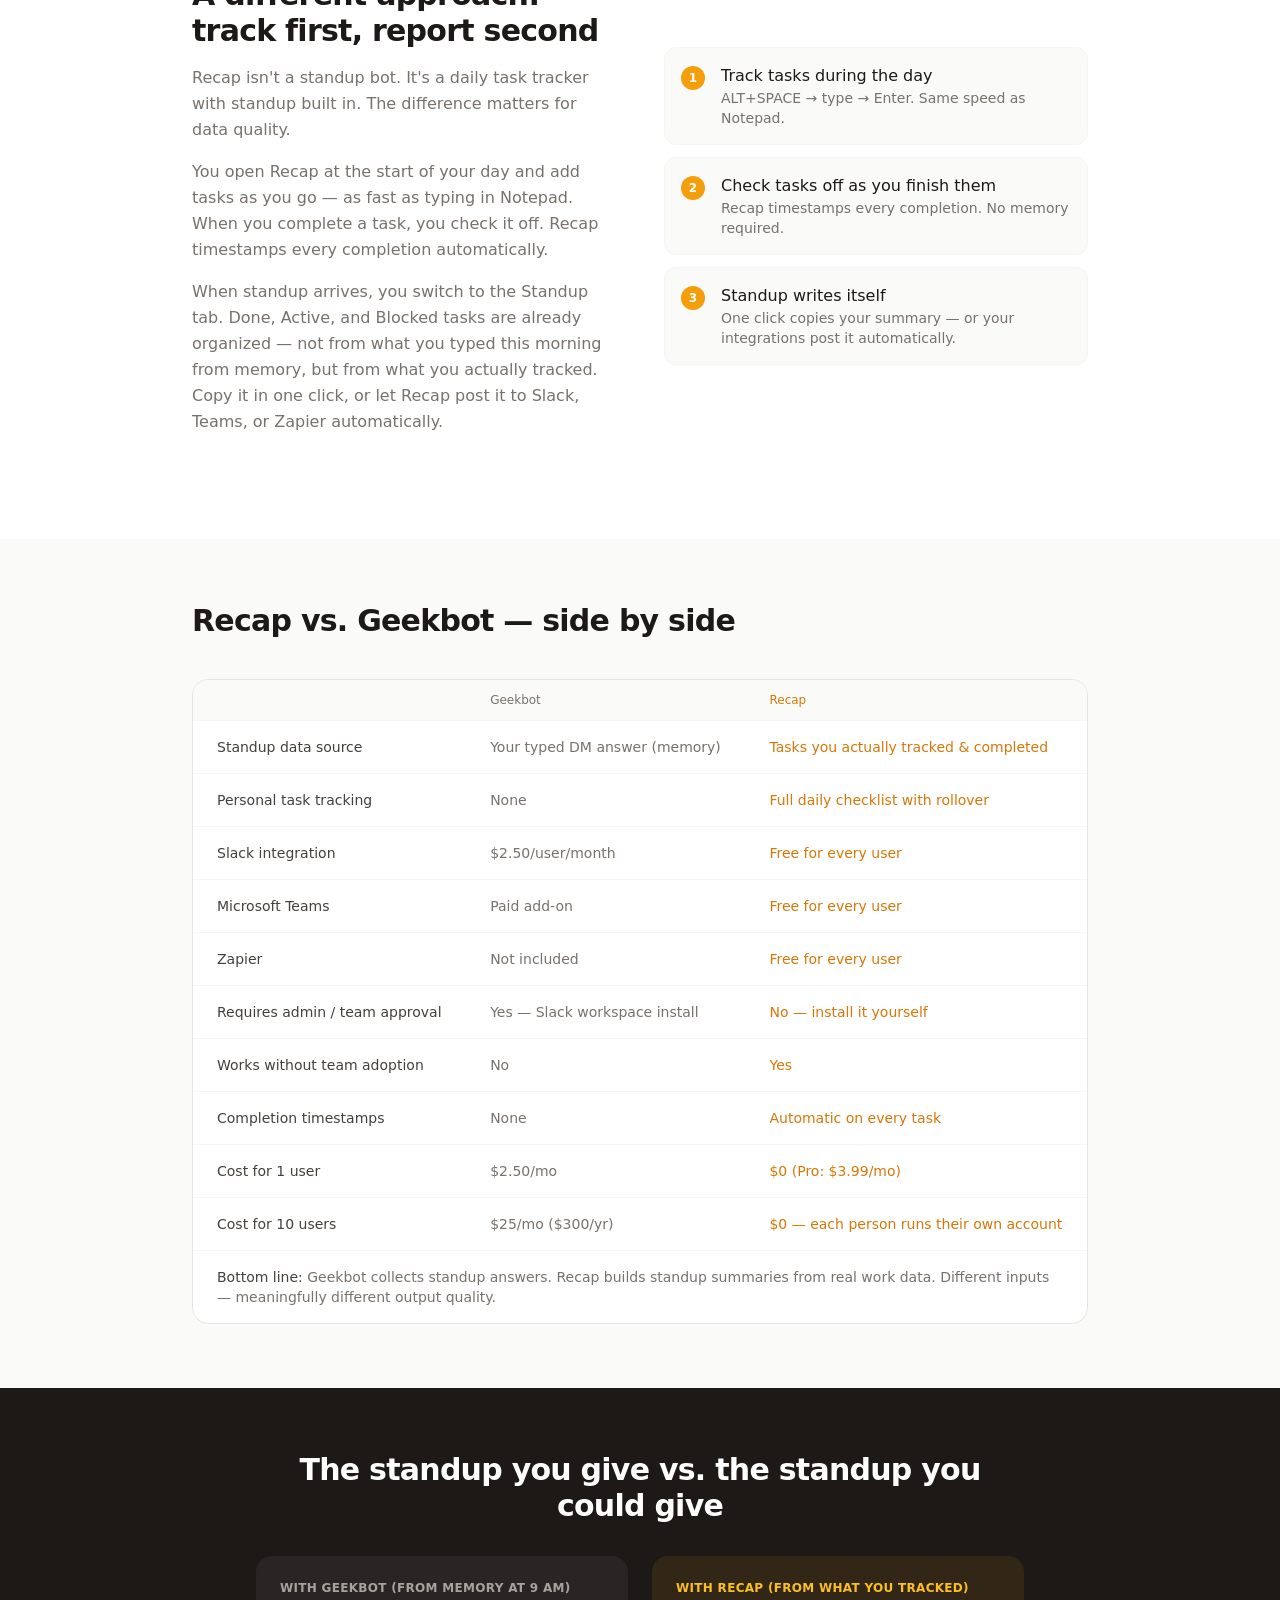
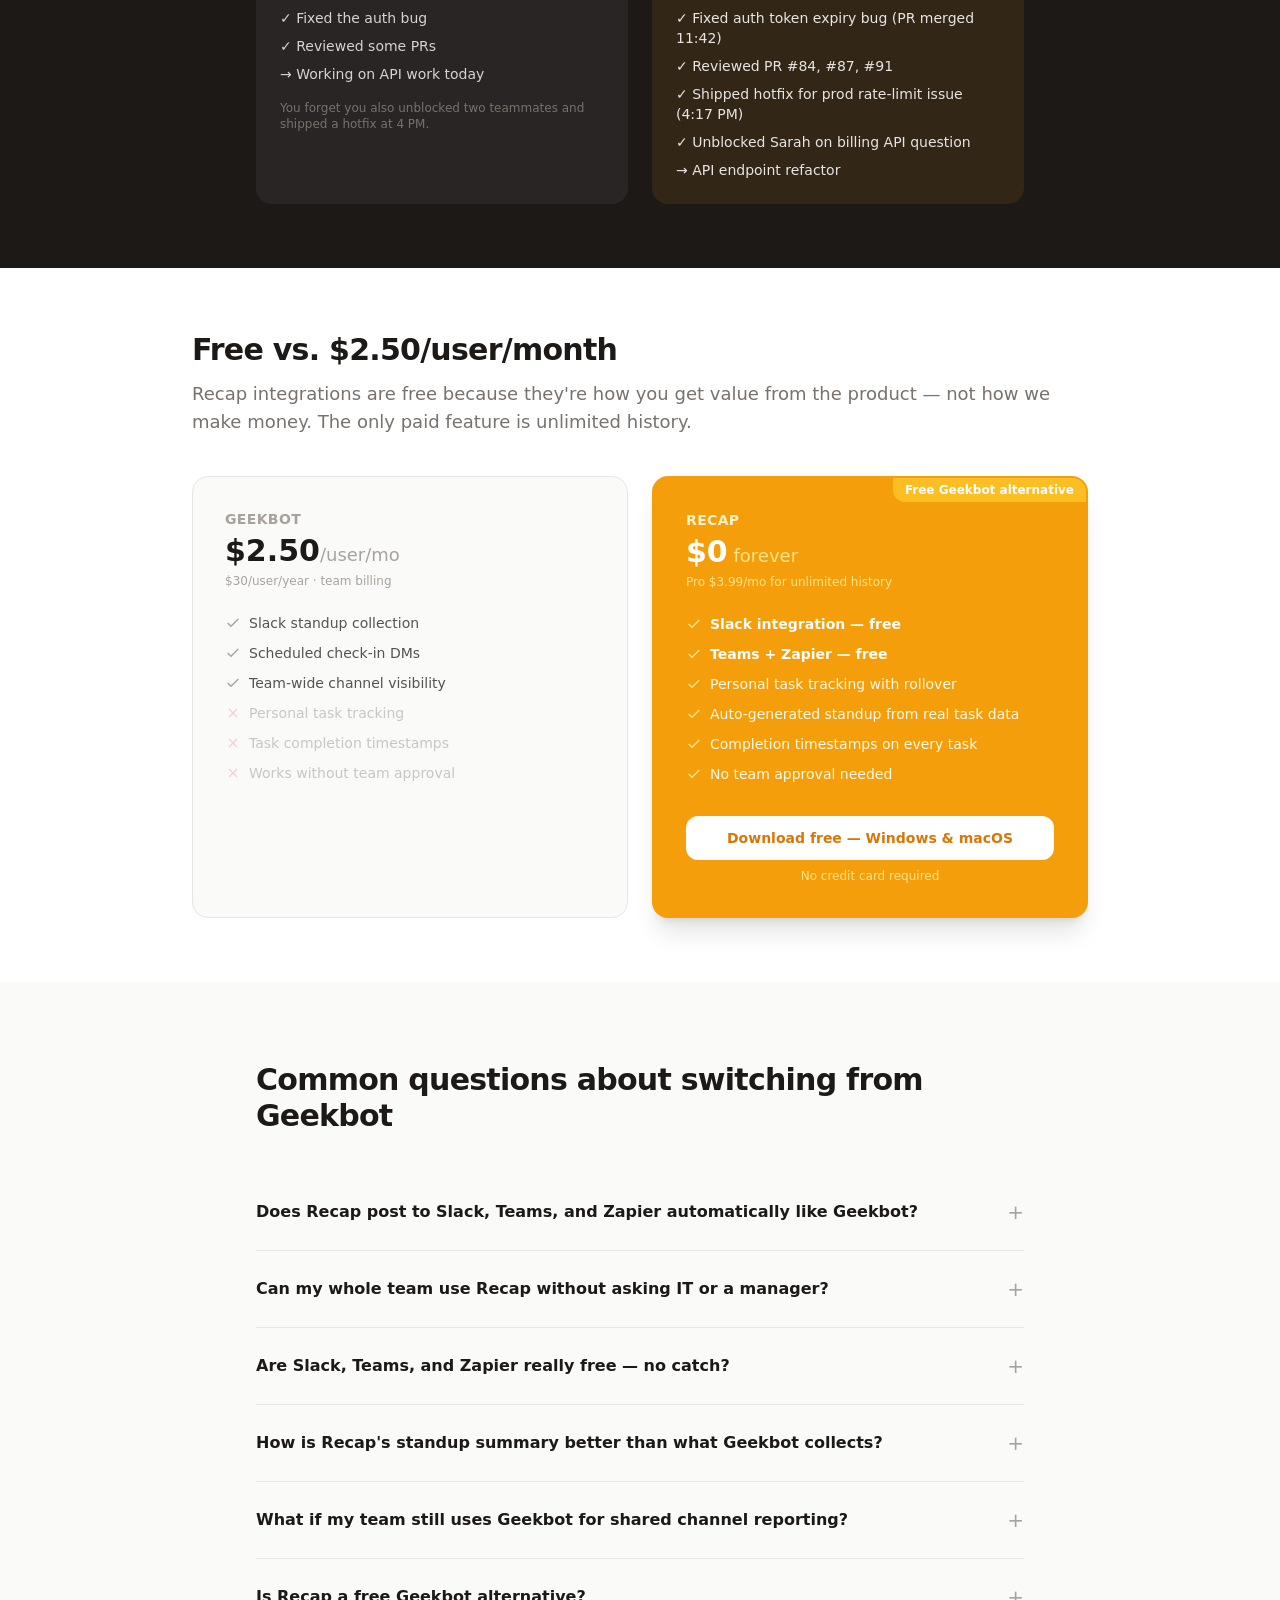
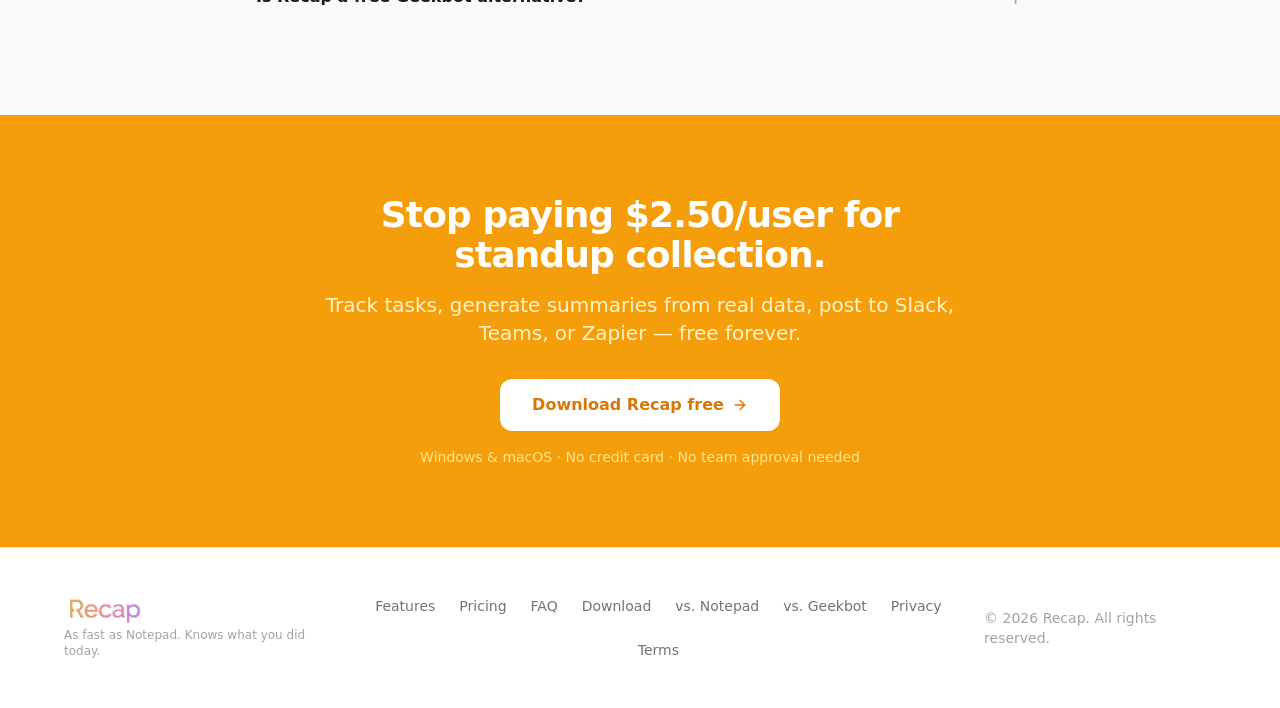
<file: vs-geekbot/index.html>
<!DOCTYPE html>
<html lang="en">
<head>
    <meta charset="UTF-8">
    <meta name="viewport" content="width=device-width, initial-scale=1.0">
    <title>Recap vs. Geekbot — The Free Geekbot Alternative</title>
    <meta name="description" content="Geekbot charges $2.50/user to collect standup answers from memory. Recap tracks tasks all day and posts to Slack, Teams, or Zapier free. No per-user pricing.">
    <link rel="canonical" href="https://recaptasks.com/vs-geekbot/">
    <meta property="og:title" content="Recap vs. Geekbot — The Free Geekbot Alternative">
    <meta property="og:description" content="Geekbot charges $2.50/user to collect standup answers from memory. Recap tracks tasks all day and posts to Slack, Teams, or Zapier free. No per-user pricing.">
    <meta property="og:url" content="https://recaptasks.com/vs-geekbot/">
    <meta property="og:site_name" content="Recap">
    <meta property="og:image" content="https://recaptasks.com/og.png">
    <meta property="og:image:width" content="1200">
    <meta property="og:image:height" content="630">
    <meta property="og:type" content="website">
    <meta name="twitter:card" content="summary_large_image">
    <meta name="twitter:title" content="Recap vs. Geekbot — The Free Geekbot Alternative">
    <meta name="twitter:description" content="Geekbot charges $2.50/user to collect standup answers from memory. Recap tracks tasks all day and posts to Slack, Teams, or Zapier free.">
    <meta name="twitter:image" content="https://recaptasks.com/og.png">
    <link rel="preconnect" href="https://www.googletagmanager.com">
    <link rel="icon" href="/favicon.ico" sizes="any">
    <link rel="apple-touch-icon" href="/apple-touch-icon.png">
    <link rel="stylesheet" href="/output.css">
    <style>
        html { scroll-behavior: smooth; }
        summary { list-style: none; }
        summary::-webkit-details-marker { display: none; }
        .nav-scrolled { backdrop-filter: blur(12px); -webkit-backdrop-filter: blur(12px); }
    </style>

    <script type="application/ld+json">
    {
      "@context": "https://schema.org",
      "@type": "FAQPage",
      "mainEntity": [
        {"@type":"Question","name":"Does Recap post to Slack, Teams, and Zapier automatically like Geekbot?","acceptedAnswer":{"@type":"Answer","text":"Yes. Recap posts to Slack, Microsoft Teams, and Zapier via webhooks when you complete, add, or delete tasks — all free. Unlike Geekbot's scheduled DM approach, Recap posts based on what you actually completed, not what you remembered to type. You can also copy your standup summary in one click and paste it anywhere."}},
        {"@type":"Question","name":"Can my whole team use Recap without asking IT or a manager?","acceptedAnswer":{"@type":"Answer","text":"Yes. Recap is a personal desktop app — each person installs their own copy independently. No admin approval, no Slack workspace permission, no team billing. You can start using it right now without involving anyone else."}},
        {"@type":"Question","name":"Are Slack, Teams, and Zapier really free — no catch?","acceptedAnswer":{"@type":"Answer","text":"Yes. Slack, Microsoft Teams, and Zapier integrations are free for every Recap user, forever. None of them are gated behind a Pro plan. The only paid feature is unlimited task history (Pro, $3.99/month)."}},
        {"@type":"Question","name":"How is Recap's standup summary better than Geekbot's?","acceptedAnswer":{"@type":"Answer","text":"Geekbot collects text answers you type from memory. Recap generates your standup from tasks you actually completed during the day — with timestamps. The data quality is higher because it's derived from what you tracked, not what you remembered to write."}},
        {"@type":"Question","name":"What if my team still uses Geekbot for team-wide reporting?","acceptedAnswer":{"@type":"Answer","text":"Recap and Geekbot solve different problems. Geekbot collects answers across a team and posts them to a shared channel. Recap is your personal task tracker that helps you generate a better answer to Geekbot's DM — or skip Geekbot entirely and post directly to Slack yourself."}},
        {"@type":"Question","name":"Is Recap a free Geekbot alternative?","acceptedAnswer":{"@type":"Answer","text":"Yes. Recap is a free Geekbot alternative for anyone who wants to post standup summaries to Slack, Teams, or Zapier without paying $2.50/user/month. Recap adds personal task tracking on top — you track tasks throughout the day and the standup summary builds itself from your completion history."}}
      ]
    }
    </script>

    <script type="application/ld+json">
    {
      "@context": "https://schema.org",
      "@type": "SoftwareApplication",
      "name": "Recap",
      "url": "https://recaptasks.com",
      "applicationCategory": "ProductivityApplication",
      "operatingSystem": "Windows, macOS",
      "description": "Recap is a free Geekbot alternative — a daily task tracker that generates standup summaries from tasks you complete during the day and posts them to Slack, Teams, or Zapier free.",
      "offers": [
        {"@type":"Offer","name":"Free","price":"0","priceCurrency":"USD"},
        {"@type":"Offer","name":"Pro","price":"3.99","priceCurrency":"USD"}
      ]
    }
    </script>

    <!-- Google Tag Manager -->
    <script>(function(w,d,s,l,i){w[l]=w[l]||[];w[l].push({'gtm.start':new Date().getTime(),event:'gtm.js'});var f=d.getElementsByTagName(s)[0],j=d.createElement(s),dl=l!='dataLayer'?'&l='+l:'';j.async=true;j.src='https://www.googletagmanager.com/gtm.js?id='+i+dl;f.parentNode.insertBefore(j,f);})(window,document,'script','dataLayer','GTM-M47NM6F9');</script>
</head>
<body class="bg-stone-50 text-stone-900 antialiased">

    <noscript><iframe src="https://www.googletagmanager.com/ns.html?id=GTM-M47NM6F9" height="0" width="0" style="display:none;visibility:hidden"></iframe></noscript>

    <!-- NAV -->
    <header id="nav" class="fixed inset-x-0 top-0 z-50 transition-all duration-200">
        <div class="mx-auto flex max-w-6xl items-center justify-between px-4 py-4">
            <a href="/"><img src="/recap-logo.png" alt="Recap" class="h-7 w-auto" height="28" width="82"></a>
            <nav class="hidden items-center gap-8 text-sm font-medium text-stone-500 md:flex">
                <a href="/#features" class="transition-colors hover:text-stone-900">Features</a>
                <a href="/#pricing" class="transition-colors hover:text-stone-900">Pricing</a>
                <a href="/#faq" class="transition-colors hover:text-stone-900">FAQ</a>
            </nav>
            <a href="/download/" class="rounded-xl bg-amber-500 px-5 py-2.5 text-sm font-semibold text-white shadow-sm transition-colors hover:bg-amber-600 focus-visible:outline-none focus-visible:ring-2 focus-visible:ring-amber-500 focus-visible:ring-offset-2">
                Download free
            </a>
        </div>
    </header>

    <main>

        <!-- HERO — PAS: Problem -->
        <section class="bg-white px-4 pb-20 pt-32">
            <div class="mx-auto max-w-4xl">
                <div class="mb-3 inline-flex items-center gap-2 rounded-full border border-amber-200 bg-amber-50 px-4 py-1.5 text-sm font-medium text-amber-700">
                    Free Geekbot alternative — Slack, Teams &amp; Zapier included
                </div>
                <h1 class="mb-5 text-4xl font-bold leading-tight tracking-tight text-stone-900 md:text-5xl">
                    Geekbot asks what you did.<br class="hidden md:block">
                    <span class="text-amber-500">Recap already knows.</span>
                </h1>
                <p class="mb-3 max-w-2xl text-xl leading-relaxed text-stone-500">
                    Geekbot charges $2.50/user/month to collect the same answer you'd type anyway — from memory. Recap tracks your tasks all day, builds your standup from what you actually completed, and posts to Slack, Teams, or Zapier free.
                </p>
                <p class="mb-8 max-w-2xl text-sm leading-relaxed text-stone-400">
                    No per-user pricing. No admin approval needed. No integration paywall. The only paid feature is unlimited history.
                </p>
                <div class="flex flex-col items-start gap-3 sm:flex-row">
                    <a href="/download/" class="inline-flex items-center gap-2 rounded-xl bg-amber-500 px-8 py-3.5 text-base font-semibold text-white shadow-sm transition-colors hover:bg-amber-600 focus-visible:outline-none focus-visible:ring-2 focus-visible:ring-amber-500 focus-visible:ring-offset-2">
                        Download free — Windows &amp; macOS
                        <svg xmlns="http://www.w3.org/2000/svg" width="16" height="16" viewBox="0 0 24 24" fill="none" stroke="currentColor" stroke-width="2" stroke-linecap="round" stroke-linejoin="round" aria-hidden="true"><path d="M5 12h14"/><path d="m12 5 7 7-7 7"/></svg>
                    </a>
                    <a href="/#pricing" class="inline-flex items-center gap-2 rounded-xl border border-stone-200 bg-white px-8 py-3.5 text-base font-semibold text-stone-700 transition-colors hover:bg-stone-50">
                        See pricing
                    </a>
                </div>
                <p class="mt-4 text-sm text-stone-400">No credit card · No team approval · No setup</p>
            </div>
        </section>

        <!-- TRUST BAR -->
        <section aria-label="Integration pricing comparison" class="bg-stone-900 px-4 py-5">
            <div class="mx-auto max-w-4xl">
                <div class="flex flex-col items-center justify-center gap-4 text-sm text-stone-300 sm:flex-row sm:gap-10">
                    <span class="font-semibold text-stone-100">All integrations free — forever</span>
                    <div class="flex items-center gap-6">
                        <span class="flex items-center gap-1.5">
                            <svg class="h-4 w-4 text-green-400" fill="none" stroke="currentColor" stroke-width="2.5" viewBox="0 0 24 24" aria-hidden="true"><path d="M20 6 9 17l-5-5"/></svg>
                            Slack
                        </span>
                        <span class="flex items-center gap-1.5">
                            <svg class="h-4 w-4 text-green-400" fill="none" stroke="currentColor" stroke-width="2.5" viewBox="0 0 24 24" aria-hidden="true"><path d="M20 6 9 17l-5-5"/></svg>
                            Microsoft Teams
                        </span>
                        <span class="flex items-center gap-1.5">
                            <svg class="h-4 w-4 text-green-400" fill="none" stroke="currentColor" stroke-width="2.5" viewBox="0 0 24 24" aria-hidden="true"><path d="M20 6 9 17l-5-5"/></svg>
                            Zapier
                        </span>
                    </div>
                </div>
            </div>
        </section>

        <!-- PAS: AGITATE — what's wrong with the Geekbot model -->
        <section class="bg-stone-50 px-4 py-16">
            <div class="mx-auto max-w-4xl">
                <h2 class="mb-3 text-3xl font-bold tracking-tight text-stone-900">What's wrong with the Geekbot model</h2>
                <p class="mb-10 text-lg text-stone-500">Geekbot is a standup bot — it asks questions on a schedule and posts the answers. That's useful for team visibility. But it has three problems that add up fast.</p>

                <div class="space-y-5">

                    <div class="flex items-start gap-5 rounded-2xl border border-red-100 bg-red-50 p-6">
                        <span class="mt-1 flex h-8 w-8 flex-shrink-0 items-center justify-center rounded-full bg-red-100 text-sm font-bold text-red-600" aria-hidden="true">1</span>
                        <div>
                            <h3 class="mb-1 font-semibold text-stone-900">You're still writing from memory</h3>
                            <p class="text-sm leading-relaxed text-stone-500">Geekbot asks "What did you do yesterday?" at 9 AM. You answer based on what you remember from the previous day. If you had a busy, fragmented day, you'll miss things — completed items that deserved credit, blockers that went unmentioned. The data quality of a typed DM is only as good as your memory.</p>
                        </div>
                    </div>

                    <div class="flex items-start gap-5 rounded-2xl border border-red-100 bg-red-50 p-6">
                        <span class="mt-1 flex h-8 w-8 flex-shrink-0 items-center justify-center rounded-full bg-red-100 text-sm font-bold text-red-600" aria-hidden="true">2</span>
                        <div>
                            <h3 class="mb-1 font-semibold text-stone-900">$2.50/user/month adds up, forever</h3>
                            <p class="text-sm leading-relaxed text-stone-500">At $2.50/user/month billed annually, a 10-person team pays $300/year just to collect standup answers. A 20-person team pays $600/year. This is a recurring team expense for infrastructure that doesn't track a single task. Recap gives the same output to Slack, Teams, or Zapier — free — because integrations are not where we make money.</p>
                        </div>
                    </div>

                    <div class="flex items-start gap-5 rounded-2xl border border-red-100 bg-red-50 p-6">
                        <span class="mt-1 flex h-8 w-8 flex-shrink-0 items-center justify-center rounded-full bg-red-100 text-sm font-bold text-red-600" aria-hidden="true">3</span>
                        <div>
                            <h3 class="mb-1 font-semibold text-stone-900">You can't use it without your team's buy-in</h3>
                            <p class="text-sm leading-relaxed text-stone-500">Geekbot requires a Slack workspace admin to install it and a budget owner to approve the subscription. If your team doesn't adopt it, you get nothing. Recap is installed by you, on your machine, in 2 minutes. You don't need to ask anyone.</p>
                        </div>
                    </div>

                </div>
            </div>
        </section>

        <!-- PAS: SOLUTION — how Recap works differently -->
        <section class="bg-white px-4 py-16">
            <div class="mx-auto max-w-4xl">
                <div class="mb-10 grid items-center gap-12 lg:grid-cols-2">
                    <div>
                        <h2 class="mb-4 text-3xl font-bold tracking-tight text-stone-900">A different approach: track first, report second</h2>
                        <p class="mb-4 leading-relaxed text-stone-500">Recap isn't a standup bot. It's a daily task tracker with standup built in. The difference matters for data quality.</p>
                        <p class="mb-4 leading-relaxed text-stone-500">You open Recap at the start of your day and add tasks as you go — as fast as typing in Notepad. When you complete a task, you check it off. Recap timestamps every completion automatically.</p>
                        <p class="leading-relaxed text-stone-500">When standup arrives, you switch to the Standup tab. Done, Active, and Blocked tasks are already organized — not from what you typed this morning from memory, but from what you actually tracked. Copy it in one click, or let Recap post it to Slack, Teams, or Zapier automatically.</p>
                    </div>
                    <div class="space-y-3">
                        <div class="flex items-start gap-4 rounded-xl border border-stone-100 bg-stone-50 p-4">
                            <span class="mt-0.5 flex h-6 w-6 flex-shrink-0 items-center justify-center rounded-full bg-amber-500 text-xs font-bold text-white" aria-hidden="true">1</span>
                            <div>
                                <p class="font-medium text-stone-900">Track tasks during the day</p>
                                <p class="text-sm text-stone-500">ALT+SPACE → type → Enter. Same speed as Notepad.</p>
                            </div>
                        </div>
                        <div class="flex items-start gap-4 rounded-xl border border-stone-100 bg-stone-50 p-4">
                            <span class="mt-0.5 flex h-6 w-6 flex-shrink-0 items-center justify-center rounded-full bg-amber-500 text-xs font-bold text-white" aria-hidden="true">2</span>
                            <div>
                                <p class="font-medium text-stone-900">Check tasks off as you finish them</p>
                                <p class="text-sm text-stone-500">Recap timestamps every completion. No memory required.</p>
                            </div>
                        </div>
                        <div class="flex items-start gap-4 rounded-xl border border-stone-100 bg-stone-50 p-4">
                            <span class="mt-0.5 flex h-6 w-6 flex-shrink-0 items-center justify-center rounded-full bg-amber-500 text-xs font-bold text-white" aria-hidden="true">3</span>
                            <div>
                                <p class="font-medium text-stone-900">Standup writes itself</p>
                                <p class="text-sm text-stone-500">One click copies your summary — or your integrations post it automatically.</p>
                            </div>
                        </div>
                    </div>
                </div>
            </div>
        </section>

        <!-- COMPARISON TABLE -->
        <section class="bg-stone-50 px-4 py-16">
            <div class="mx-auto max-w-4xl">
                <h2 class="mb-10 text-3xl font-bold tracking-tight text-stone-900">Recap vs. Geekbot — side by side</h2>
                <div class="overflow-hidden rounded-2xl border border-stone-200 bg-white">
                    <div class="overflow-x-auto">
                        <table class="w-full text-sm">
                            <thead>
                                <tr class="border-b border-stone-100 bg-stone-50">
                                    <th class="px-6 py-3 text-left text-xs font-medium text-stone-400"></th>
                                    <th class="px-6 py-3 text-left text-xs font-medium text-stone-500">Geekbot</th>
                                    <th class="px-6 py-3 text-left text-xs font-medium text-amber-600">Recap</th>
                                </tr>
                            </thead>
                            <tbody class="divide-y divide-stone-100">
                                <tr>
                                    <td class="px-6 py-4 font-medium text-stone-700">Standup data source</td>
                                    <td class="px-6 py-4 text-stone-500">Your typed DM answer (memory)</td>
                                    <td class="px-6 py-4 font-medium text-amber-600">Tasks you actually tracked &amp; completed</td>
                                </tr>
                                <tr>
                                    <td class="px-6 py-4 font-medium text-stone-700">Personal task tracking</td>
                                    <td class="px-6 py-4 text-stone-500">None</td>
                                    <td class="px-6 py-4 font-medium text-amber-600">Full daily checklist with rollover</td>
                                </tr>
                                <tr>
                                    <td class="px-6 py-4 font-medium text-stone-700">Slack integration</td>
                                    <td class="px-6 py-4 text-stone-500">$2.50/user/month</td>
                                    <td class="px-6 py-4 font-medium text-amber-600">Free for every user</td>
                                </tr>
                                <tr>
                                    <td class="px-6 py-4 font-medium text-stone-700">Microsoft Teams</td>
                                    <td class="px-6 py-4 text-stone-500">Paid add-on</td>
                                    <td class="px-6 py-4 font-medium text-amber-600">Free for every user</td>
                                </tr>
                                <tr>
                                    <td class="px-6 py-4 font-medium text-stone-700">Zapier</td>
                                    <td class="px-6 py-4 text-stone-500">Not included</td>
                                    <td class="px-6 py-4 font-medium text-amber-600">Free for every user</td>
                                </tr>
                                <tr>
                                    <td class="px-6 py-4 font-medium text-stone-700">Requires admin / team approval</td>
                                    <td class="px-6 py-4 text-stone-500">Yes — Slack workspace install</td>
                                    <td class="px-6 py-4 font-medium text-amber-600">No — install it yourself</td>
                                </tr>
                                <tr>
                                    <td class="px-6 py-4 font-medium text-stone-700">Works without team adoption</td>
                                    <td class="px-6 py-4 text-stone-500">No</td>
                                    <td class="px-6 py-4 font-medium text-amber-600">Yes</td>
                                </tr>
                                <tr>
                                    <td class="px-6 py-4 font-medium text-stone-700">Completion timestamps</td>
                                    <td class="px-6 py-4 text-stone-500">None</td>
                                    <td class="px-6 py-4 font-medium text-amber-600">Automatic on every task</td>
                                </tr>
                                <tr>
                                    <td class="px-6 py-4 font-medium text-stone-700">Cost for 1 user</td>
                                    <td class="px-6 py-4 text-stone-500">$2.50/mo</td>
                                    <td class="px-6 py-4 font-medium text-amber-600">$0 (Pro: $3.99/mo)</td>
                                </tr>
                                <tr>
                                    <td class="px-6 py-4 font-medium text-stone-700">Cost for 10 users</td>
                                    <td class="px-6 py-4 text-stone-500">$25/mo ($300/yr)</td>
                                    <td class="px-6 py-4 font-medium text-amber-600">$0 — each person runs their own account</td>
                                </tr>
                            </tbody>
                        </table>
                    </div>
                    <p class="border-t border-stone-100 px-6 py-4 text-sm text-stone-500">
                        <strong class="font-medium text-stone-700">Bottom line:</strong> Geekbot collects standup answers. Recap builds standup summaries from real work data. Different inputs — meaningfully different output quality.
                    </p>
                </div>
            </div>
        </section>

        <!-- CALLOUT: data quality -->
        <section aria-label="Standup quality comparison" class="bg-stone-900 px-4 py-16">
            <div class="mx-auto max-w-3xl">
                <h2 class="mb-8 text-center text-3xl font-bold tracking-tight text-white">The standup you give vs. the standup you could give</h2>
                <div class="grid gap-6 md:grid-cols-2">
                    <div class="rounded-2xl bg-stone-800 p-6">
                        <p class="mb-3 text-xs font-semibold uppercase tracking-wide text-stone-400">With Geekbot (from memory at 9 AM)</p>
                        <div class="space-y-2 text-sm text-stone-300">
                            <p>✓ Fixed the auth bug</p>
                            <p>✓ Reviewed some PRs</p>
                            <p>→ Working on API work today</p>
                        </div>
                        <p class="mt-4 text-xs text-stone-500">You forget you also unblocked two teammates and shipped a hotfix at 4 PM.</p>
                    </div>
                    <div class="rounded-2xl bg-amber-500/10 p-6">
                        <p class="mb-3 text-xs font-semibold uppercase tracking-wide text-amber-400">With Recap (from what you tracked)</p>
                        <div class="space-y-2 text-sm text-stone-200">
                            <p>✓ Fixed auth token expiry bug (PR merged 11:42)</p>
                            <p>✓ Reviewed PR #84, #87, #91</p>
                            <p>✓ Shipped hotfix for prod rate-limit issue (4:17 PM)</p>
                            <p>✓ Unblocked Sarah on billing API question</p>
                            <p>→ API endpoint refactor</p>
                        </div>
                    </div>
                </div>
            </div>
        </section>

        <!-- PRICING COMPARISON -->
        <section id="pricing" class="bg-white px-4 py-16">
            <div class="mx-auto max-w-4xl">
                <h2 class="mb-3 text-3xl font-bold tracking-tight text-stone-900">Free vs. $2.50/user/month</h2>
                <p class="mb-10 text-lg text-stone-500">Recap integrations are free because they're how you get value from the product — not how we make money. The only paid feature is unlimited history.</p>
                <div class="grid gap-6 md:grid-cols-2">

                    <div class="rounded-2xl border border-stone-200 bg-stone-50 p-8">
                        <p class="mb-1 text-sm font-semibold uppercase tracking-wide text-stone-400">Geekbot</p>
                        <p class="mb-1 text-3xl font-bold text-stone-900">$2.50<span class="text-lg font-normal text-stone-400">/user/mo</span></p>
                        <p class="mb-6 text-xs text-stone-400">$30/user/year · team billing</p>
                        <ul class="space-y-2.5 text-sm">
                            <li class="flex items-start gap-2">
                                <svg class="mt-0.5 h-4 w-4 flex-shrink-0 text-stone-400" fill="none" stroke="currentColor" stroke-width="2" viewBox="0 0 24 24" aria-hidden="true"><path d="M20 6 9 17l-5-5"/></svg>
                                <span class="text-stone-600">Slack standup collection</span>
                            </li>
                            <li class="flex items-start gap-2">
                                <svg class="mt-0.5 h-4 w-4 flex-shrink-0 text-stone-400" fill="none" stroke="currentColor" stroke-width="2" viewBox="0 0 24 24" aria-hidden="true"><path d="M20 6 9 17l-5-5"/></svg>
                                <span class="text-stone-600">Scheduled check-in DMs</span>
                            </li>
                            <li class="flex items-start gap-2">
                                <svg class="mt-0.5 h-4 w-4 flex-shrink-0 text-stone-400" fill="none" stroke="currentColor" stroke-width="2" viewBox="0 0 24 24" aria-hidden="true"><path d="M20 6 9 17l-5-5"/></svg>
                                <span class="text-stone-600">Team-wide channel visibility</span>
                            </li>
                            <li class="flex items-start gap-2 opacity-30">
                                <svg class="mt-0.5 h-4 w-4 flex-shrink-0 text-red-400" fill="none" stroke="currentColor" stroke-width="2" viewBox="0 0 24 24" aria-hidden="true"><path d="M18 6 6 18M6 6l12 12"/></svg>
                                <span class="text-stone-600">Personal task tracking</span>
                            </li>
                            <li class="flex items-start gap-2 opacity-30">
                                <svg class="mt-0.5 h-4 w-4 flex-shrink-0 text-red-400" fill="none" stroke="currentColor" stroke-width="2" viewBox="0 0 24 24" aria-hidden="true"><path d="M18 6 6 18M6 6l12 12"/></svg>
                                <span class="text-stone-600">Task completion timestamps</span>
                            </li>
                            <li class="flex items-start gap-2 opacity-30">
                                <svg class="mt-0.5 h-4 w-4 flex-shrink-0 text-red-400" fill="none" stroke="currentColor" stroke-width="2" viewBox="0 0 24 24" aria-hidden="true"><path d="M18 6 6 18M6 6l12 12"/></svg>
                                <span class="text-stone-600">Works without team approval</span>
                            </li>
                        </ul>
                    </div>

                    <div class="relative overflow-hidden rounded-2xl border-2 border-amber-500 bg-amber-500 p-8 shadow-xl">
                        <div class="absolute right-0 top-0 rounded-bl-xl bg-amber-400 px-3 py-1 text-xs font-bold text-white">Free Geekbot alternative</div>
                        <p class="mb-1 text-sm font-semibold uppercase tracking-wide text-amber-100">Recap</p>
                        <p class="mb-1 text-3xl font-bold text-white">$0<span class="text-lg font-normal text-amber-200"> forever</span></p>
                        <p class="mb-6 text-xs text-amber-200">Pro $3.99/mo for unlimited history</p>
                        <ul class="space-y-2.5 text-sm">
                            <li class="flex items-start gap-2">
                                <svg class="mt-0.5 h-4 w-4 flex-shrink-0 text-amber-200" fill="none" stroke="currentColor" stroke-width="2" viewBox="0 0 24 24" aria-hidden="true"><path d="M20 6 9 17l-5-5"/></svg>
                                <span class="font-semibold text-white">Slack integration — free</span>
                            </li>
                            <li class="flex items-start gap-2">
                                <svg class="mt-0.5 h-4 w-4 flex-shrink-0 text-amber-200" fill="none" stroke="currentColor" stroke-width="2" viewBox="0 0 24 24" aria-hidden="true"><path d="M20 6 9 17l-5-5"/></svg>
                                <span class="font-semibold text-white">Teams + Zapier — free</span>
                            </li>
                            <li class="flex items-start gap-2">
                                <svg class="mt-0.5 h-4 w-4 flex-shrink-0 text-amber-200" fill="none" stroke="currentColor" stroke-width="2" viewBox="0 0 24 24" aria-hidden="true"><path d="M20 6 9 17l-5-5"/></svg>
                                <span class="text-amber-50">Personal task tracking with rollover</span>
                            </li>
                            <li class="flex items-start gap-2">
                                <svg class="mt-0.5 h-4 w-4 flex-shrink-0 text-amber-200" fill="none" stroke="currentColor" stroke-width="2" viewBox="0 0 24 24" aria-hidden="true"><path d="M20 6 9 17l-5-5"/></svg>
                                <span class="text-amber-50">Auto-generated standup from real task data</span>
                            </li>
                            <li class="flex items-start gap-2">
                                <svg class="mt-0.5 h-4 w-4 flex-shrink-0 text-amber-200" fill="none" stroke="currentColor" stroke-width="2" viewBox="0 0 24 24" aria-hidden="true"><path d="M20 6 9 17l-5-5"/></svg>
                                <span class="text-amber-50">Completion timestamps on every task</span>
                            </li>
                            <li class="flex items-start gap-2">
                                <svg class="mt-0.5 h-4 w-4 flex-shrink-0 text-amber-200" fill="none" stroke="currentColor" stroke-width="2" viewBox="0 0 24 24" aria-hidden="true"><path d="M20 6 9 17l-5-5"/></svg>
                                <span class="text-amber-50">No team approval needed</span>
                            </li>
                        </ul>
                        <a href="/download/" class="mt-8 block w-full rounded-xl bg-white py-3 text-center text-sm font-semibold text-amber-600 transition-colors hover:bg-amber-50 focus-visible:outline-none focus-visible:ring-2 focus-visible:ring-white">
                            Download free — Windows &amp; macOS
                        </a>
                        <p class="mt-2 text-center text-xs text-amber-200">No credit card required</p>
                    </div>

                </div>
            </div>
        </section>

        <!-- FAQ -->
        <section id="faq" class="bg-stone-50 px-4 py-20">
            <div class="mx-auto max-w-3xl">
                <h2 class="mb-10 text-3xl font-bold tracking-tight text-stone-900">Common questions about switching from Geekbot</h2>
                <div class="divide-y divide-stone-200">

                    <details class="group py-6">
                        <summary class="flex cursor-pointer items-center justify-between gap-4 text-base font-semibold text-stone-900 hover:text-amber-600 focus-visible:text-amber-600 focus-visible:outline-none">
                            Does Recap post to Slack, Teams, and Zapier automatically like Geekbot?
                            <span class="flex-shrink-0 text-xl font-light text-stone-400 transition-transform duration-200 group-open:rotate-45" aria-hidden="true">+</span>
                        </summary>
                        <p class="mt-3 leading-relaxed text-stone-500">Yes — Recap sends Slack notifications via Incoming Webhook when you complete, add, or delete tasks, all free. The difference from Geekbot: Recap posts based on what you actually completed, not a scheduled DM answer. You can also copy your full standup summary in one click and paste it anywhere manually.</p>
                    </details>

                    <details class="group py-6">
                        <summary class="flex cursor-pointer items-center justify-between gap-4 text-base font-semibold text-stone-900 hover:text-amber-600 focus-visible:text-amber-600 focus-visible:outline-none">
                            Can my whole team use Recap without asking IT or a manager?
                            <span class="flex-shrink-0 text-xl font-light text-stone-400 transition-transform duration-200 group-open:rotate-45" aria-hidden="true">+</span>
                        </summary>
                        <p class="mt-3 leading-relaxed text-stone-500">Yes. Recap is a personal desktop app — each person installs their own copy independently. No workspace admin permission needed, no team billing, no approval process. You can start right now, and teammates can join individually whenever it makes sense for them.</p>
                    </details>

                    <details class="group py-6">
                        <summary class="flex cursor-pointer items-center justify-between gap-4 text-base font-semibold text-stone-900 hover:text-amber-600 focus-visible:text-amber-600 focus-visible:outline-none">
                            Are Slack, Teams, and Zapier really free — no catch?
                            <span class="flex-shrink-0 text-xl font-light text-stone-400 transition-transform duration-200 group-open:rotate-45" aria-hidden="true">+</span>
                        </summary>
                        <p class="mt-3 leading-relaxed text-stone-500">No catch. Slack, Teams, and Zapier are free for every Recap user, forever. This isn't a free trial — it's the permanent free tier. We make money from Pro subscriptions (unlimited history, $3.99/mo), not from gating integrations. Geekbot charges $2.50/user for Slack. We think that's backwards.</p>
                    </details>

                    <details class="group py-6">
                        <summary class="flex cursor-pointer items-center justify-between gap-4 text-base font-semibold text-stone-900 hover:text-amber-600 focus-visible:text-amber-600 focus-visible:outline-none">
                            How is Recap's standup summary better than what Geekbot collects?
                            <span class="flex-shrink-0 text-xl font-light text-stone-400 transition-transform duration-200 group-open:rotate-45" aria-hidden="true">+</span>
                        </summary>
                        <p class="mt-3 leading-relaxed text-stone-500">Geekbot asks "what did you do?" at 9 AM and you answer from yesterday's memory. Recap generates your summary from tasks you tracked and completed in real time — with timestamps. You don't forget the 4 PM hotfix or the two teammates you unblocked because Recap already recorded them when they happened.</p>
                    </details>

                    <details class="group py-6">
                        <summary class="flex cursor-pointer items-center justify-between gap-4 text-base font-semibold text-stone-900 hover:text-amber-600 focus-visible:text-amber-600 focus-visible:outline-none">
                            What if my team still uses Geekbot for shared channel reporting?
                            <span class="flex-shrink-0 text-xl font-light text-stone-400 transition-transform duration-200 group-open:rotate-45" aria-hidden="true">+</span>
                        </summary>
                        <p class="mt-3 leading-relaxed text-stone-500">They're complementary. Use Recap to track your work throughout the day and generate a better-quality standup. When Geekbot DMs you, you'll have a detailed, accurate answer ready — instead of typing from memory. Or you can skip Geekbot's DM and post Recap's summary directly to the team channel yourself.</p>
                    </details>

                    <details class="group py-6">
                        <summary class="flex cursor-pointer items-center justify-between gap-4 text-base font-semibold text-stone-900 hover:text-amber-600 focus-visible:text-amber-600 focus-visible:outline-none">
                            Is Recap a free Geekbot alternative?
                            <span class="flex-shrink-0 text-xl font-light text-stone-400 transition-transform duration-200 group-open:rotate-45" aria-hidden="true">+</span>
                        </summary>
                        <p class="mt-3 leading-relaxed text-stone-500">Yes — Recap is a free Geekbot alternative for anyone who wants to post standup summaries to Slack, Teams, or Zapier without paying per user. Where Geekbot collects answers to "what did you do?", Recap builds the answer automatically from tasks you tracked. You get a better standup, a personal task log, and free integrations. All at $0.</p>
                    </details>

                </div>
            </div>
        </section>

        <!-- CTA -->
        <section class="bg-amber-500 px-4 py-20 text-center">
            <div class="mx-auto max-w-2xl">
                <h2 class="mb-4 text-4xl font-bold tracking-tight text-white">Stop paying $2.50/user for standup collection.</h2>
                <p class="mb-8 text-xl text-amber-100">Track tasks, generate summaries from real data, post to Slack, Teams, or Zapier — free forever.</p>
                <a href="/download/" class="inline-flex items-center gap-2 rounded-xl bg-white px-8 py-3.5 text-base font-semibold text-amber-600 shadow-sm transition-colors hover:bg-amber-50 focus-visible:outline-none focus-visible:ring-2 focus-visible:ring-white focus-visible:ring-offset-2 focus-visible:ring-offset-amber-500">
                    Download Recap free
                    <svg xmlns="http://www.w3.org/2000/svg" width="16" height="16" viewBox="0 0 24 24" fill="none" stroke="currentColor" stroke-width="2" stroke-linecap="round" stroke-linejoin="round" aria-hidden="true"><path d="M5 12h14"/><path d="m12 5 7 7-7 7"/></svg>
                </a>
                <p class="mt-4 text-sm text-amber-200">Windows &amp; macOS · No credit card · No team approval needed</p>
            </div>
        </section>

    </main>

    <!-- FOOTER -->
    <footer class="border-t border-stone-200 bg-white px-4 py-12">
        <div class="mx-auto max-w-6xl">
            <div class="flex flex-col items-center justify-between gap-6 md:flex-row">
                <div>
                    <img src="/recap-logo.png" alt="Recap" class="h-7 w-auto" height="28" width="82">
                    <p class="mt-0.5 text-xs text-stone-400">As fast as Notepad. Knows what you did today.</p>
                </div>
                <nav aria-label="Footer navigation" class="flex flex-wrap justify-center gap-6 text-sm text-stone-500">
                    <a href="/#features" class="transition-colors hover:text-stone-900">Features</a>
                    <a href="/#pricing" class="transition-colors hover:text-stone-900">Pricing</a>
                    <a href="/#faq" class="transition-colors hover:text-stone-900">FAQ</a>
                    <a href="/download/" class="transition-colors hover:text-stone-900">Download</a>
                    <a href="/vs-notepad/" class="transition-colors hover:text-stone-900">vs. Notepad</a>
                    <a href="/vs-geekbot/" class="transition-colors hover:text-stone-900">vs. Geekbot</a>
                    <a href="/privacy/" class="transition-colors hover:text-stone-900">Privacy</a>
                    <a href="/terms/" class="transition-colors hover:text-stone-900">Terms</a>
                </nav>
                <p class="text-sm text-stone-400">© 2026 Recap. All rights reserved.</p>
            </div>
        </div>
    </footer>

    <script>
        const nav = document.getElementById('nav');
        window.addEventListener('scroll', () => {
            if (window.scrollY > 20) {
                nav.classList.add('bg-white/90', 'nav-scrolled', 'border-b', 'border-stone-100', 'shadow-sm');
            } else {
                nav.classList.remove('bg-white/90', 'nav-scrolled', 'border-b', 'border-stone-100', 'shadow-sm');
            }
        }, { passive: true });
    </script>
</body>
</html>
</file>
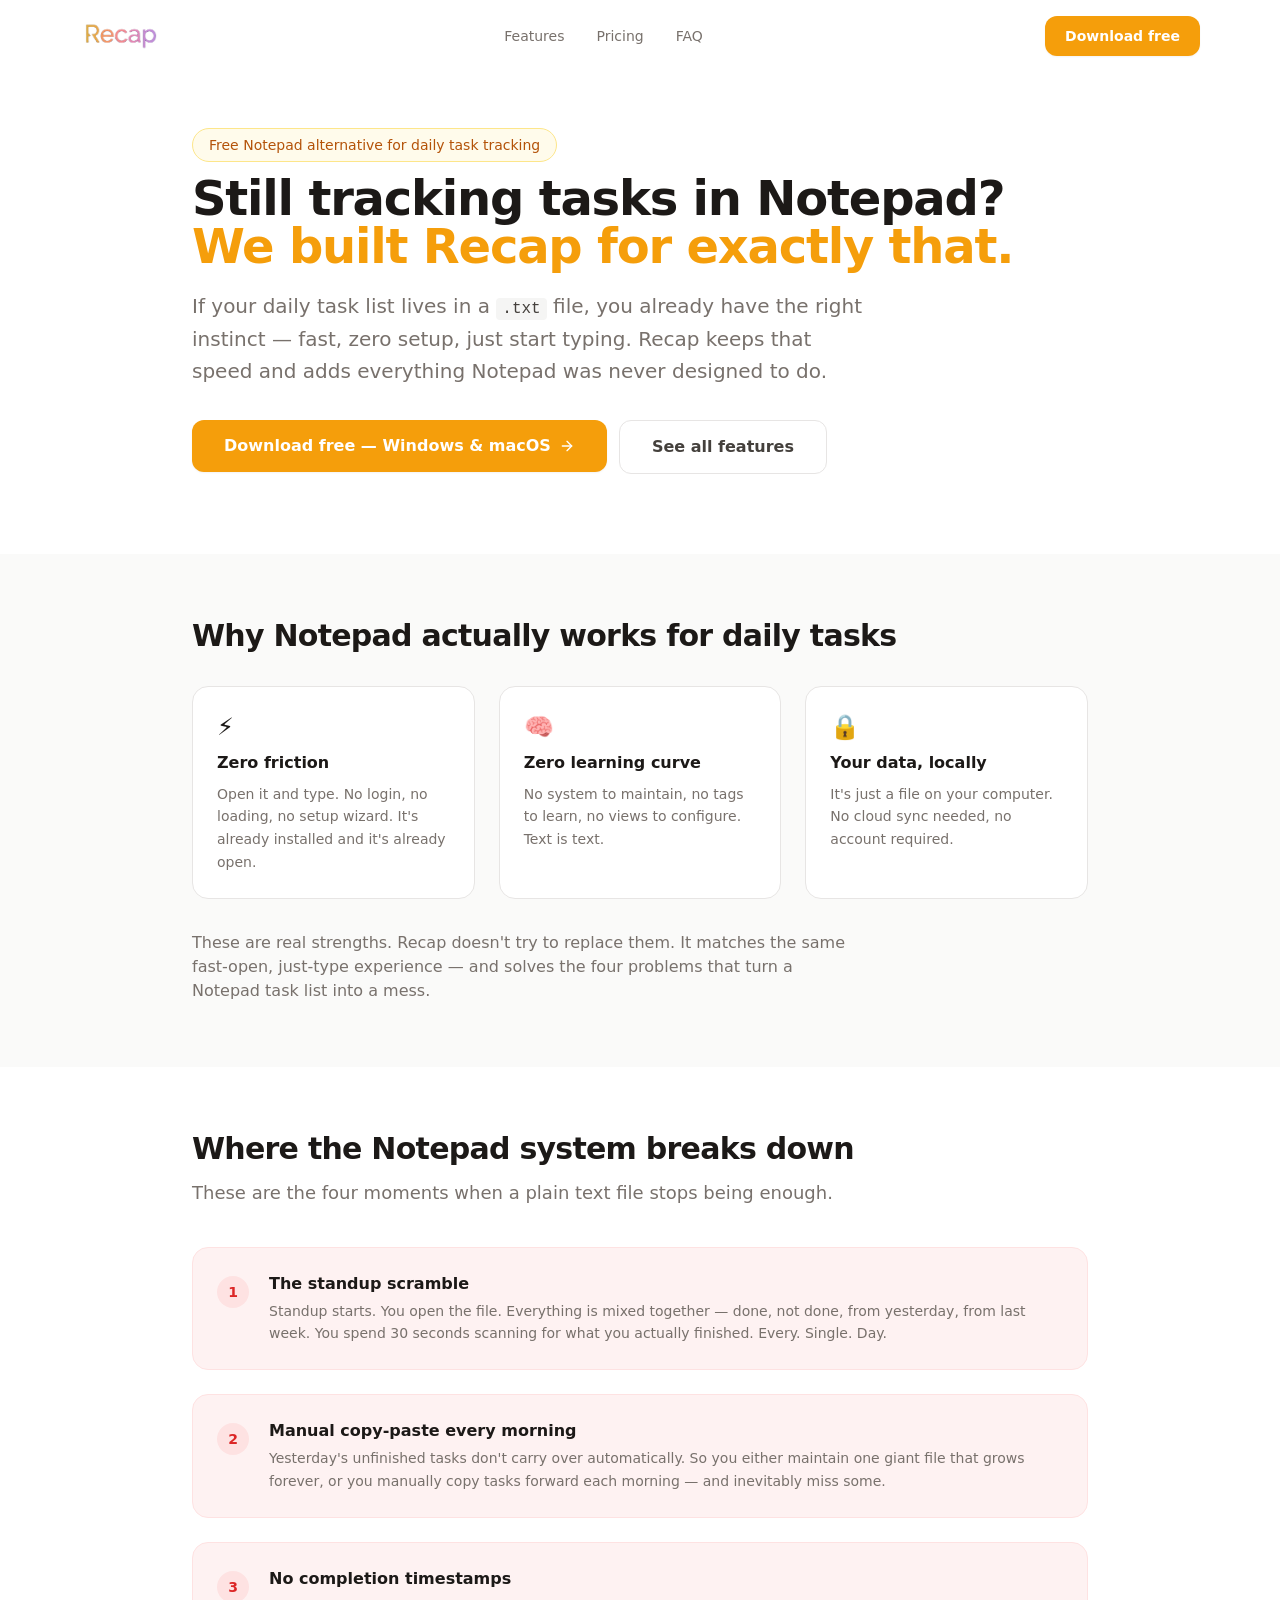
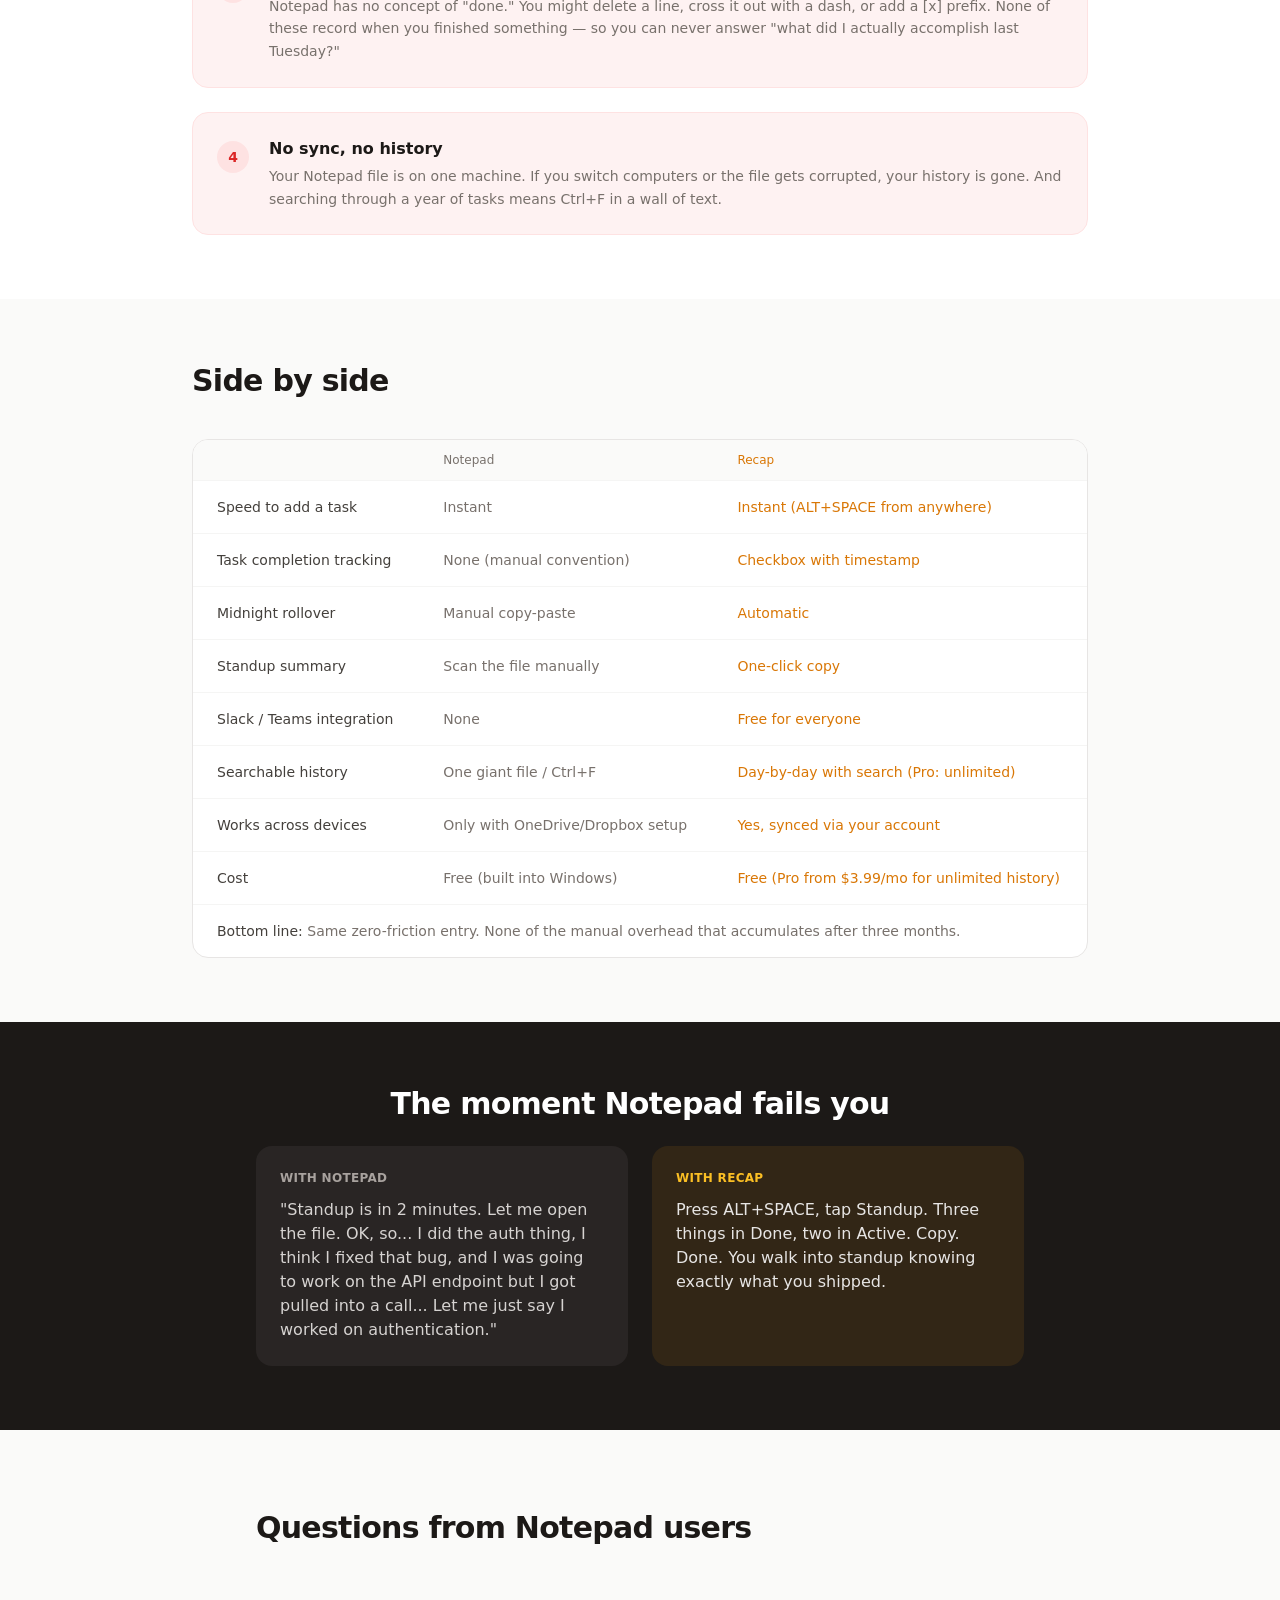
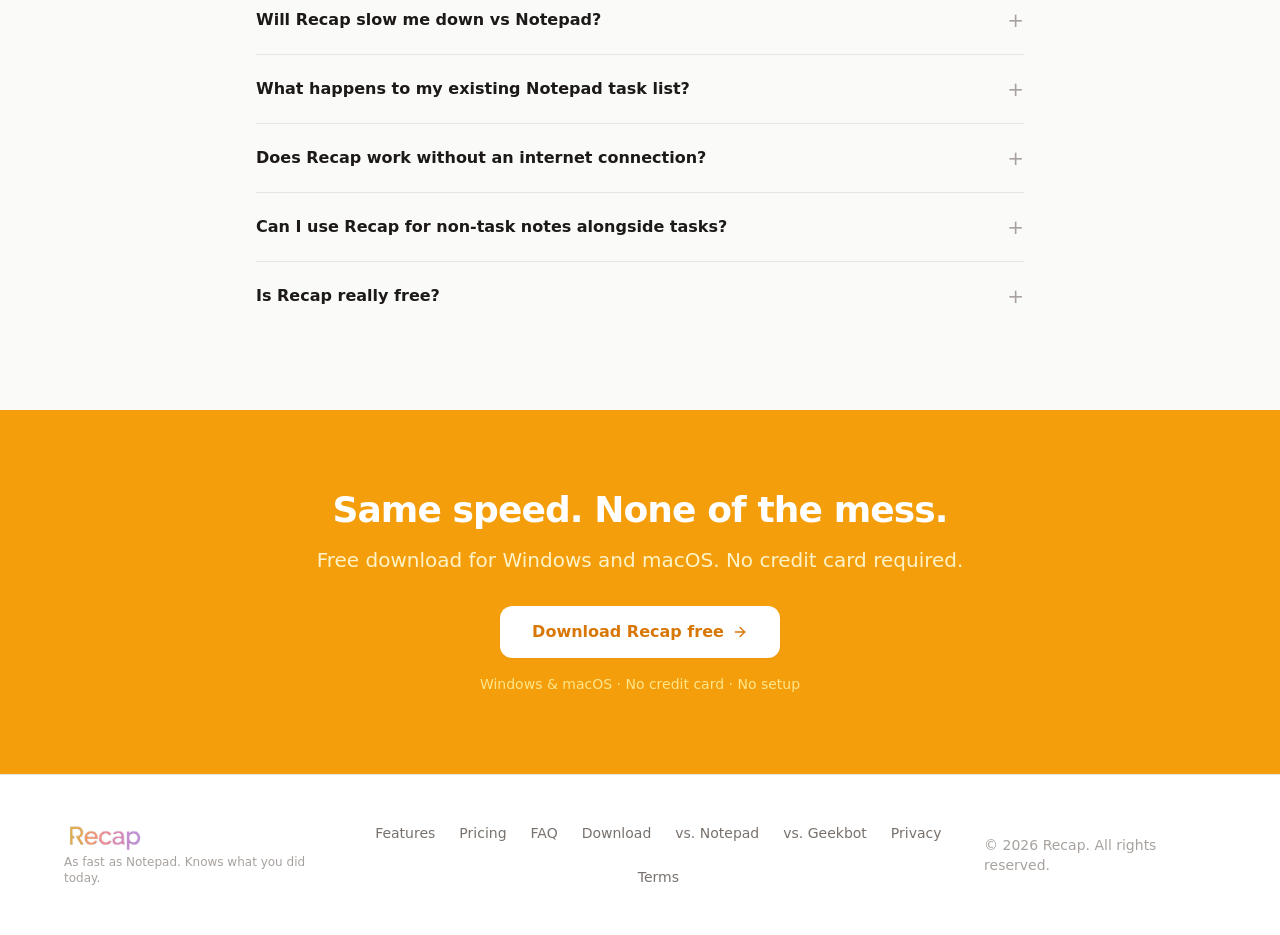
<file: vs-notepad/index.html>
<!DOCTYPE html>
<html lang="en">
<head>
    <meta charset="UTF-8">
    <meta name="viewport" content="width=device-width, initial-scale=1.0">
    <title>Recap vs. Notepad — The Task Tracker Notepad Wishes It Was</title>
    <meta name="description" content="Still tracking daily tasks in Notepad? Recap is the same zero-friction experience — with checkboxes, midnight rollover, and a one-click standup summary. Free.">
    <link rel="canonical" href="https://recaptasks.com/vs-notepad/">
    <meta property="og:title" content="Recap vs. Notepad — The Task Tracker Notepad Wishes It Was">
    <meta property="og:description" content="Same speed. Checkboxes, auto-rollover, standup summary built in. Free download for Windows and macOS.">
    <meta property="og:url" content="https://recaptasks.com/vs-notepad/">
    <meta property="og:site_name" content="Recap">
    <meta property="og:image" content="https://recaptasks.com/og.png">
    <meta property="og:type" content="website">
    <link rel="preconnect" href="https://www.googletagmanager.com">
    <link rel="icon" href="/favicon.ico" sizes="any">
    <link rel="apple-touch-icon" href="/apple-touch-icon.png">
    <link rel="stylesheet" href="/output.css">
    <style>
        html { scroll-behavior: smooth; }
        .nav-scrolled { backdrop-filter: blur(12px); -webkit-backdrop-filter: blur(12px); }
    </style>

    <script type="application/ld+json">
    {
      "@context": "https://schema.org",
      "@type": "FAQPage",
      "mainEntity": [
        {"@type":"Question","name":"Will Recap slow me down vs Notepad?","acceptedAnswer":{"@type":"Answer","text":"No. Recap is designed for the same zero-friction experience as Notepad. Press ALT+SPACE from anywhere on your desktop, type your task, and press Enter. You're done in under two seconds — the same as opening a Notepad file and typing."}},
        {"@type":"Question","name":"What happens to my existing Notepad task list?","acceptedAnswer":{"@type":"Answer","text":"Recap doesn't import from Notepad files. On your first day, manually add your in-progress tasks. From that point on, incomplete tasks roll over automatically at midnight."}},
        {"@type":"Question","name":"Does Recap work without an internet connection?","acceptedAnswer":{"@type":"Answer","text":"Recap requires an internet connection to sync tasks across devices and generate standup summaries. It's not designed as an offline-first tool the way a local text file is."}},
        {"@type":"Question","name":"Can I use Recap instead of Notepad for non-task notes?","acceptedAnswer":{"@type":"Answer","text":"Recap is intentionally narrow — it's a daily task checklist, not a general-purpose note-taker. If you need free-form notes alongside tasks, keep Notepad for that and use Recap for trackable to-do items."}},
        {"@type":"Question","name":"Is Recap really free?","acceptedAnswer":{"@type":"Answer","text":"Yes. The free tier includes unlimited daily tasks, auto-rollover, 14-day history, one-click standup summary, and all integrations (Slack, Teams, Zapier). The only paid feature is unlimited history (Pro, $3.99/mo)."}}
      ]
    }
    </script>

    <script type="application/ld+json">
    {
      "@context": "https://schema.org",
      "@type": "SoftwareApplication",
      "name": "Recap",
      "url": "https://recaptasks.com",
      "applicationCategory": "ProductivityApplication",
      "operatingSystem": "Windows, macOS",
      "description": "Recap is a free Notepad alternative for daily task tracking — same zero-friction speed, plus checkboxes, midnight auto-rollover, and a one-click standup summary.",
      "offers": [
        {"@type":"Offer","name":"Free","price":"0","priceCurrency":"USD"},
        {"@type":"Offer","name":"Pro","price":"3.99","priceCurrency":"USD"}
      ]
    }
    </script>

    <!-- Google Tag Manager -->
    <script>(function(w,d,s,l,i){w[l]=w[l]||[];w[l].push({'gtm.start':new Date().getTime(),event:'gtm.js'});var f=d.getElementsByTagName(s)[0],j=d.createElement(s),dl=l!='dataLayer'?'&l='+l:'';j.async=true;j.src='https://www.googletagmanager.com/gtm.js?id='+i+dl;f.parentNode.insertBefore(j,f);})(window,document,'script','dataLayer','GTM-M47NM6F9');</script>
</head>
<body class="bg-stone-50 text-stone-900 antialiased">

    <noscript><iframe src="https://www.googletagmanager.com/ns.html?id=GTM-M47NM6F9" height="0" width="0" style="display:none;visibility:hidden"></iframe></noscript>

    <!-- NAV -->
    <header id="nav" class="fixed inset-x-0 top-0 z-50 transition-all duration-200">
        <div class="mx-auto flex max-w-6xl items-center justify-between px-4 py-4">
            <a href="/"><img src="/recap-logo.png" alt="Recap" class="h-7 w-auto" height="28" width="82"></a>
            <nav class="hidden items-center gap-8 text-sm font-medium text-stone-500 md:flex">
                <a href="/#features" class="transition-colors hover:text-stone-900">Features</a>
                <a href="/#pricing" class="transition-colors hover:text-stone-900">Pricing</a>
                <a href="/#faq" class="transition-colors hover:text-stone-900">FAQ</a>
            </nav>
            <a href="/download/" class="rounded-xl bg-amber-500 px-5 py-2.5 text-sm font-semibold text-white shadow-sm transition-colors hover:bg-amber-600 focus-visible:outline-none focus-visible:ring-2 focus-visible:ring-amber-500 focus-visible:ring-offset-2">
                Download free
            </a>
        </div>
    </header>

    <main>

        <!-- HERO -->
        <section class="bg-white px-4 pb-20 pt-32">
            <div class="mx-auto max-w-4xl">
                <div class="mb-3 inline-flex items-center gap-2 rounded-full border border-amber-200 bg-amber-50 px-4 py-1.5 text-sm font-medium text-amber-700">
                    Free Notepad alternative for daily task tracking
                </div>
                <h1 class="mb-5 text-4xl font-bold leading-tight tracking-tight text-stone-900 md:text-5xl">
                    Still tracking tasks in Notepad?<br class="hidden md:block">
                    <span class="text-amber-500">We built Recap for exactly that.</span>
                </h1>
                <p class="mb-8 max-w-2xl text-xl leading-relaxed text-stone-500">
                    If your daily task list lives in a <code class="rounded bg-stone-100 px-1.5 py-0.5 text-base font-mono text-stone-700">.txt</code> file, you already have the right instinct — fast, zero setup, just start typing. Recap keeps that speed and adds everything Notepad was never designed to do.
                </p>
                <div class="flex flex-col items-start gap-3 sm:flex-row">
                    <a href="/download/" class="inline-flex items-center gap-2 rounded-xl bg-amber-500 px-8 py-3.5 text-base font-semibold text-white shadow-sm transition-colors hover:bg-amber-600 focus-visible:outline-none focus-visible:ring-2 focus-visible:ring-amber-500 focus-visible:ring-offset-2">
                        Download free — Windows &amp; macOS
                        <svg xmlns="http://www.w3.org/2000/svg" width="16" height="16" viewBox="0 0 24 24" fill="none" stroke="currentColor" stroke-width="2" stroke-linecap="round" stroke-linejoin="round" aria-hidden="true"><path d="M5 12h14"/><path d="m12 5 7 7-7 7"/></svg>
                    </a>
                    <a href="/" class="inline-flex items-center gap-2 rounded-xl border border-stone-200 bg-white px-8 py-3.5 text-base font-semibold text-stone-700 transition-colors hover:bg-stone-50">
                        See all features
                    </a>
                </div>
            </div>
        </section>

        <!-- WHY NOTEPAD WORKS (empathy) -->
        <section class="bg-stone-50 px-4 py-16">
            <div class="mx-auto max-w-4xl">
                <h2 class="mb-8 text-3xl font-bold tracking-tight text-stone-900">Why Notepad actually works for daily tasks</h2>
                <div class="grid gap-6 md:grid-cols-3">
                    <div class="rounded-2xl border border-stone-200 bg-white p-6">
                        <p class="mb-2 text-2xl" aria-hidden="true">⚡</p>
                        <h3 class="mb-2 font-semibold text-stone-900">Zero friction</h3>
                        <p class="text-sm leading-relaxed text-stone-500">Open it and type. No login, no loading, no setup wizard. It's already installed and it's already open.</p>
                    </div>
                    <div class="rounded-2xl border border-stone-200 bg-white p-6">
                        <p class="mb-2 text-2xl" aria-hidden="true">🧠</p>
                        <h3 class="mb-2 font-semibold text-stone-900">Zero learning curve</h3>
                        <p class="text-sm leading-relaxed text-stone-500">No system to maintain, no tags to learn, no views to configure. Text is text.</p>
                    </div>
                    <div class="rounded-2xl border border-stone-200 bg-white p-6">
                        <p class="mb-2 text-2xl" aria-hidden="true">🔒</p>
                        <h3 class="mb-2 font-semibold text-stone-900">Your data, locally</h3>
                        <p class="text-sm leading-relaxed text-stone-500">It's just a file on your computer. No cloud sync needed, no account required.</p>
                    </div>
                </div>
                <p class="mt-8 max-w-2xl text-stone-500">These are real strengths. Recap doesn't try to replace them. It matches the same fast-open, just-type experience — and solves the four problems that turn a Notepad task list into a mess.</p>
            </div>
        </section>

        <!-- WHERE NOTEPAD FAILS -->
        <section class="bg-white px-4 py-16">
            <div class="mx-auto max-w-4xl">
                <h2 class="mb-3 text-3xl font-bold tracking-tight text-stone-900">Where the Notepad system breaks down</h2>
                <p class="mb-10 text-lg text-stone-500">These are the four moments when a plain text file stops being enough.</p>
                <div class="space-y-6">

                    <div class="flex items-start gap-5 rounded-2xl border border-red-100 bg-red-50 p-6">
                        <span class="mt-1 flex h-8 w-8 flex-shrink-0 items-center justify-center rounded-full bg-red-100 text-sm font-bold text-red-600" aria-hidden="true">1</span>
                        <div>
                            <h3 class="mb-1 font-semibold text-stone-900">The standup scramble</h3>
                            <p class="text-sm leading-relaxed text-stone-500">Standup starts. You open the file. Everything is mixed together — done, not done, from yesterday, from last week. You spend 30 seconds scanning for what you actually finished. Every. Single. Day.</p>
                        </div>
                    </div>

                    <div class="flex items-start gap-5 rounded-2xl border border-red-100 bg-red-50 p-6">
                        <span class="mt-1 flex h-8 w-8 flex-shrink-0 items-center justify-center rounded-full bg-red-100 text-sm font-bold text-red-600" aria-hidden="true">2</span>
                        <div>
                            <h3 class="mb-1 font-semibold text-stone-900">Manual copy-paste every morning</h3>
                            <p class="text-sm leading-relaxed text-stone-500">Yesterday's unfinished tasks don't carry over automatically. So you either maintain one giant file that grows forever, or you manually copy tasks forward each morning — and inevitably miss some.</p>
                        </div>
                    </div>

                    <div class="flex items-start gap-5 rounded-2xl border border-red-100 bg-red-50 p-6">
                        <span class="mt-1 flex h-8 w-8 flex-shrink-0 items-center justify-center rounded-full bg-red-100 text-sm font-bold text-red-600" aria-hidden="true">3</span>
                        <div>
                            <h3 class="mb-1 font-semibold text-stone-900">No completion timestamps</h3>
                            <p class="text-sm leading-relaxed text-stone-500">Notepad has no concept of "done." You might delete a line, cross it out with a dash, or add a [x] prefix. None of these record when you finished something — so you can never answer "what did I actually accomplish last Tuesday?"</p>
                        </div>
                    </div>

                    <div class="flex items-start gap-5 rounded-2xl border border-red-100 bg-red-50 p-6">
                        <span class="mt-1 flex h-8 w-8 flex-shrink-0 items-center justify-center rounded-full bg-red-100 text-sm font-bold text-red-600" aria-hidden="true">4</span>
                        <div>
                            <h3 class="mb-1 font-semibold text-stone-900">No sync, no history</h3>
                            <p class="text-sm leading-relaxed text-stone-500">Your Notepad file is on one machine. If you switch computers or the file gets corrupted, your history is gone. And searching through a year of tasks means Ctrl+F in a wall of text.</p>
                        </div>
                    </div>

                </div>
            </div>
        </section>

        <!-- COMPARISON TABLE -->
        <section class="bg-stone-50 px-4 py-16">
            <div class="mx-auto max-w-4xl">
                <h2 class="mb-10 text-3xl font-bold tracking-tight text-stone-900">Side by side</h2>
                <div class="overflow-hidden rounded-2xl border border-stone-200 bg-white">
                    <div class="overflow-x-auto">
                        <table class="w-full text-sm">
                            <thead>
                                <tr class="border-b border-stone-100 bg-stone-50">
                                    <th class="px-6 py-3 text-left text-xs font-medium text-stone-400"></th>
                                    <th class="px-6 py-3 text-left text-xs font-medium text-stone-500">Notepad</th>
                                    <th class="px-6 py-3 text-left text-xs font-medium text-amber-600">Recap</th>
                                </tr>
                            </thead>
                            <tbody class="divide-y divide-stone-100">
                                <tr>
                                    <td class="px-6 py-4 font-medium text-stone-700">Speed to add a task</td>
                                    <td class="px-6 py-4 text-stone-500">Instant</td>
                                    <td class="px-6 py-4 font-medium text-amber-600">Instant (ALT+SPACE from anywhere)</td>
                                </tr>
                                <tr>
                                    <td class="px-6 py-4 font-medium text-stone-700">Task completion tracking</td>
                                    <td class="px-6 py-4 text-stone-500">None (manual convention)</td>
                                    <td class="px-6 py-4 font-medium text-amber-600">Checkbox with timestamp</td>
                                </tr>
                                <tr>
                                    <td class="px-6 py-4 font-medium text-stone-700">Midnight rollover</td>
                                    <td class="px-6 py-4 text-stone-500">Manual copy-paste</td>
                                    <td class="px-6 py-4 font-medium text-amber-600">Automatic</td>
                                </tr>
                                <tr>
                                    <td class="px-6 py-4 font-medium text-stone-700">Standup summary</td>
                                    <td class="px-6 py-4 text-stone-500">Scan the file manually</td>
                                    <td class="px-6 py-4 font-medium text-amber-600">One-click copy</td>
                                </tr>
                                <tr>
                                    <td class="px-6 py-4 font-medium text-stone-700">Slack / Teams integration</td>
                                    <td class="px-6 py-4 text-stone-500">None</td>
                                    <td class="px-6 py-4 font-medium text-amber-600">Free for everyone</td>
                                </tr>
                                <tr>
                                    <td class="px-6 py-4 font-medium text-stone-700">Searchable history</td>
                                    <td class="px-6 py-4 text-stone-500">One giant file / Ctrl+F</td>
                                    <td class="px-6 py-4 font-medium text-amber-600">Day-by-day with search (Pro: unlimited)</td>
                                </tr>
                                <tr>
                                    <td class="px-6 py-4 font-medium text-stone-700">Works across devices</td>
                                    <td class="px-6 py-4 text-stone-500">Only with OneDrive/Dropbox setup</td>
                                    <td class="px-6 py-4 font-medium text-amber-600">Yes, synced via your account</td>
                                </tr>
                                <tr>
                                    <td class="px-6 py-4 font-medium text-stone-700">Cost</td>
                                    <td class="px-6 py-4 text-stone-500">Free (built into Windows)</td>
                                    <td class="px-6 py-4 font-medium text-amber-600">Free (Pro from $3.99/mo for unlimited history)</td>
                                </tr>
                            </tbody>
                        </table>
                    </div>
                    <p class="border-t border-stone-100 px-6 py-4 text-sm text-stone-500">
                        <strong class="font-medium text-stone-700">Bottom line:</strong> Same zero-friction entry. None of the manual overhead that accumulates after three months.
                    </p>
                </div>
            </div>
        </section>

        <!-- THE STANDUP MOMENT -->
        <section class="bg-stone-900 px-4 py-16">
            <div class="mx-auto max-w-3xl text-center">
                <h2 class="mb-6 text-3xl font-bold tracking-tight text-white">The moment Notepad fails you</h2>
                <div class="grid gap-6 text-left md:grid-cols-2">
                    <div class="rounded-2xl bg-stone-800 p-6">
                        <p class="mb-3 text-xs font-semibold uppercase tracking-wide text-stone-400">With Notepad</p>
                        <p class="text-stone-300">"Standup is in 2 minutes. Let me open the file. OK, so... I did the auth thing, I think I fixed that bug, and I was going to work on the API endpoint but I got pulled into a call... Let me just say I worked on authentication."</p>
                    </div>
                    <div class="rounded-2xl bg-amber-500/10 p-6">
                        <p class="mb-3 text-xs font-semibold uppercase tracking-wide text-amber-400">With Recap</p>
                        <p class="text-stone-200">Press ALT+SPACE, tap Standup. Three things in Done, two in Active. Copy. Done. You walk into standup knowing exactly what you shipped.</p>
                    </div>
                </div>
            </div>
        </section>

        <!-- FAQ -->
        <section class="bg-stone-50 px-4 py-20">
            <div class="mx-auto max-w-3xl">
                <h2 class="mb-10 text-3xl font-bold tracking-tight text-stone-900">Questions from Notepad users</h2>
                <div class="divide-y divide-stone-200">

                    <details class="group py-5">
                        <summary class="flex cursor-pointer items-center justify-between gap-4 text-base font-semibold text-stone-900 hover:text-amber-600 focus-visible:text-amber-600 focus-visible:outline-none">
                            Will Recap slow me down vs Notepad?
                            <span class="flex-shrink-0 text-xl font-light text-stone-400 transition-transform duration-200 group-open:rotate-45" aria-hidden="true">+</span>
                        </summary>
                        <p class="mt-3 leading-relaxed text-stone-500">No. Press ALT+SPACE (configurable) from anywhere on your desktop, type your task, press Enter. Under two seconds — same as a new Notepad line. The difference is at standup time, not task-add time.</p>
                    </details>

                    <details class="group py-5">
                        <summary class="flex cursor-pointer items-center justify-between gap-4 text-base font-semibold text-stone-900 hover:text-amber-600 focus-visible:text-amber-600 focus-visible:outline-none">
                            What happens to my existing Notepad task list?
                            <span class="flex-shrink-0 text-xl font-light text-stone-400 transition-transform duration-200 group-open:rotate-45" aria-hidden="true">+</span>
                        </summary>
                        <p class="mt-3 leading-relaxed text-stone-500">Recap doesn't import from text files. On day one, manually add your in-progress tasks. From that point on, anything you don't check off rolls over automatically at midnight — you'll never have to copy-paste forward again.</p>
                    </details>

                    <details class="group py-5">
                        <summary class="flex cursor-pointer items-center justify-between gap-4 text-base font-semibold text-stone-900 hover:text-amber-600 focus-visible:text-amber-600 focus-visible:outline-none">
                            Does Recap work without an internet connection?
                            <span class="flex-shrink-0 text-xl font-light text-stone-400 transition-transform duration-200 group-open:rotate-45" aria-hidden="true">+</span>
                        </summary>
                        <p class="mt-3 leading-relaxed text-stone-500">Recap requires an internet connection to sync and save tasks. It's not a local-first tool the way a text file is. If offline-first is a hard requirement for you, Recap isn't the right fit.</p>
                    </details>

                    <details class="group py-5">
                        <summary class="flex cursor-pointer items-center justify-between gap-4 text-base font-semibold text-stone-900 hover:text-amber-600 focus-visible:text-amber-600 focus-visible:outline-none">
                            Can I use Recap for non-task notes alongside tasks?
                            <span class="flex-shrink-0 text-xl font-light text-stone-400 transition-transform duration-200 group-open:rotate-45" aria-hidden="true">+</span>
                        </summary>
                        <p class="mt-3 leading-relaxed text-stone-500">Recap is intentionally narrow — a daily task checklist, not a general note-taker. Keep Notepad (or Obsidian) for free-form notes and use Recap only for trackable daily tasks. The narrow scope is the point.</p>
                    </details>

                    <details class="group py-5">
                        <summary class="flex cursor-pointer items-center justify-between gap-4 text-base font-semibold text-stone-900 hover:text-amber-600 focus-visible:text-amber-600 focus-visible:outline-none">
                            Is Recap really free?
                            <span class="flex-shrink-0 text-xl font-light text-stone-400 transition-transform duration-200 group-open:rotate-45" aria-hidden="true">+</span>
                        </summary>
                        <p class="mt-3 leading-relaxed text-stone-500">Yes. Unlimited daily tasks, auto-rollover, 14-day history, standup summary, and all integrations (Slack, Teams, Zapier) are free forever. The only paid feature is unlimited history — Pro is $3.99/mo or $32/yr.</p>
                    </details>

                </div>
            </div>
        </section>

        <!-- CTA -->
        <section class="bg-amber-500 px-4 py-20 text-center">
            <div class="mx-auto max-w-2xl">
                <h2 class="mb-4 text-4xl font-bold tracking-tight text-white">Same speed. None of the mess.</h2>
                <p class="mb-8 text-xl text-amber-100">Free download for Windows and macOS. No credit card required.</p>
                <a href="/download/" class="inline-flex items-center gap-2 rounded-xl bg-white px-8 py-3.5 text-base font-semibold text-amber-600 shadow-sm transition-colors hover:bg-amber-50 focus-visible:outline-none focus-visible:ring-2 focus-visible:ring-white">
                    Download Recap free
                    <svg xmlns="http://www.w3.org/2000/svg" width="16" height="16" viewBox="0 0 24 24" fill="none" stroke="currentColor" stroke-width="2" stroke-linecap="round" stroke-linejoin="round" aria-hidden="true"><path d="M5 12h14"/><path d="m12 5 7 7-7 7"/></svg>
                </a>
                <p class="mt-4 text-sm text-amber-200">Windows &amp; macOS · No credit card · No setup</p>
            </div>
        </section>

    </main>

    <!-- FOOTER -->
    <footer class="border-t border-stone-200 bg-white px-4 py-12">
        <div class="mx-auto max-w-6xl">
            <div class="flex flex-col items-center justify-between gap-6 md:flex-row">
                <div>
                    <img src="/recap-logo.png" alt="Recap" class="h-7 w-auto" height="28" width="82">
                    <p class="mt-0.5 text-xs text-stone-400">As fast as Notepad. Knows what you did today.</p>
                </div>
                <nav aria-label="Footer navigation" class="flex flex-wrap justify-center gap-6 text-sm text-stone-500">
                    <a href="/#features" class="transition-colors hover:text-stone-900">Features</a>
                    <a href="/#pricing" class="transition-colors hover:text-stone-900">Pricing</a>
                    <a href="/#faq" class="transition-colors hover:text-stone-900">FAQ</a>
                    <a href="/download/" class="transition-colors hover:text-stone-900">Download</a>
                    <a href="/vs-notepad/" class="transition-colors hover:text-stone-900">vs. Notepad</a>
                    <a href="/vs-geekbot/" class="transition-colors hover:text-stone-900">vs. Geekbot</a>
                    <a href="/privacy/" class="transition-colors hover:text-stone-900">Privacy</a>
                    <a href="/terms/" class="transition-colors hover:text-stone-900">Terms</a>
                </nav>
                <p class="text-sm text-stone-400">© 2026 Recap. All rights reserved.</p>
            </div>
        </div>
    </footer>

    <script>
        const summary_items = document.querySelectorAll('summary');
        summary_items.forEach(s => { s.style.listStyle = 'none'; });

        const nav = document.getElementById('nav');
        window.addEventListener('scroll', () => {
            if (window.scrollY > 20) {
                nav.classList.add('bg-white/90', 'nav-scrolled', 'border-b', 'border-stone-100', 'shadow-sm');
            } else {
                nav.classList.remove('bg-white/90', 'nav-scrolled', 'border-b', 'border-stone-100', 'shadow-sm');
            }
        }, { passive: true });
    </script>
</body>
</html>
</file>
<file: output.css>
*,:after,:before{--tw-border-spacing-x:0;--tw-border-spacing-y:0;--tw-translate-x:0;--tw-translate-y:0;--tw-rotate:0;--tw-skew-x:0;--tw-skew-y:0;--tw-scale-x:1;--tw-scale-y:1;--tw-pan-x: ;--tw-pan-y: ;--tw-pinch-zoom: ;--tw-scroll-snap-strictness:proximity;--tw-gradient-from-position: ;--tw-gradient-via-position: ;--tw-gradient-to-position: ;--tw-ordinal: ;--tw-slashed-zero: ;--tw-numeric-figure: ;--tw-numeric-spacing: ;--tw-numeric-fraction: ;--tw-ring-inset: ;--tw-ring-offset-width:0px;--tw-ring-offset-color:#fff;--tw-ring-color:rgba(59,130,246,.5);--tw-ring-offset-shadow:0 0 #0000;--tw-ring-shadow:0 0 #0000;--tw-shadow:0 0 #0000;--tw-shadow-colored:0 0 #0000;--tw-blur: ;--tw-brightness: ;--tw-contrast: ;--tw-grayscale: ;--tw-hue-rotate: ;--tw-invert: ;--tw-saturate: ;--tw-sepia: ;--tw-drop-shadow: ;--tw-backdrop-blur: ;--tw-backdrop-brightness: ;--tw-backdrop-contrast: ;--tw-backdrop-grayscale: ;--tw-backdrop-hue-rotate: ;--tw-backdrop-invert: ;--tw-backdrop-opacity: ;--tw-backdrop-saturate: ;--tw-backdrop-sepia: ;--tw-contain-size: ;--tw-contain-layout: ;--tw-contain-paint: ;--tw-contain-style: }::backdrop{--tw-border-spacing-x:0;--tw-border-spacing-y:0;--tw-translate-x:0;--tw-translate-y:0;--tw-rotate:0;--tw-skew-x:0;--tw-skew-y:0;--tw-scale-x:1;--tw-scale-y:1;--tw-pan-x: ;--tw-pan-y: ;--tw-pinch-zoom: ;--tw-scroll-snap-strictness:proximity;--tw-gradient-from-position: ;--tw-gradient-via-position: ;--tw-gradient-to-position: ;--tw-ordinal: ;--tw-slashed-zero: ;--tw-numeric-figure: ;--tw-numeric-spacing: ;--tw-numeric-fraction: ;--tw-ring-inset: ;--tw-ring-offset-width:0px;--tw-ring-offset-color:#fff;--tw-ring-color:rgba(59,130,246,.5);--tw-ring-offset-shadow:0 0 #0000;--tw-ring-shadow:0 0 #0000;--tw-shadow:0 0 #0000;--tw-shadow-colored:0 0 #0000;--tw-blur: ;--tw-brightness: ;--tw-contrast: ;--tw-grayscale: ;--tw-hue-rotate: ;--tw-invert: ;--tw-saturate: ;--tw-sepia: ;--tw-drop-shadow: ;--tw-backdrop-blur: ;--tw-backdrop-brightness: ;--tw-backdrop-contrast: ;--tw-backdrop-grayscale: ;--tw-backdrop-hue-rotate: ;--tw-backdrop-invert: ;--tw-backdrop-opacity: ;--tw-backdrop-saturate: ;--tw-backdrop-sepia: ;--tw-contain-size: ;--tw-contain-layout: ;--tw-contain-paint: ;--tw-contain-style: }/*! tailwindcss v3.4.19 | MIT License | https://tailwindcss.com*/*,:after,:before{box-sizing:border-box;border:0 solid #e5e7eb}:after,:before{--tw-content:""}:host,html{line-height:1.5;-webkit-text-size-adjust:100%;-moz-tab-size:4;-o-tab-size:4;tab-size:4;font-family:ui-sans-serif,system-ui,sans-serif,Apple Color Emoji,Segoe UI Emoji,Segoe UI Symbol,Noto Color Emoji;font-feature-settings:normal;font-variation-settings:normal;-webkit-tap-highlight-color:transparent}body{margin:0;line-height:inherit}hr{height:0;color:inherit;border-top-width:1px}abbr:where([title]){-webkit-text-decoration:underline dotted;text-decoration:underline dotted}h1,h2,h3,h4,h5,h6{font-size:inherit;font-weight:inherit}a{color:inherit;text-decoration:inherit}b,strong{font-weight:bolder}code,kbd,pre,samp{font-family:ui-monospace,SFMono-Regular,Menlo,Monaco,Consolas,Liberation Mono,Courier New,monospace;font-feature-settings:normal;font-variation-settings:normal;font-size:1em}small{font-size:80%}sub,sup{font-size:75%;line-height:0;position:relative;vertical-align:baseline}sub{bottom:-.25em}sup{top:-.5em}table{text-indent:0;border-color:inherit;border-collapse:collapse}button,input,optgroup,select,textarea{font-family:inherit;font-feature-settings:inherit;font-variation-settings:inherit;font-size:100%;font-weight:inherit;line-height:inherit;letter-spacing:inherit;color:inherit;margin:0;padding:0}button,select{text-transform:none}button,input:where([type=button]),input:where([type=reset]),input:where([type=submit]){-webkit-appearance:button;background-color:transparent;background-image:none}:-moz-focusring{outline:auto}:-moz-ui-invalid{box-shadow:none}progress{vertical-align:baseline}::-webkit-inner-spin-button,::-webkit-outer-spin-button{height:auto}[type=search]{-webkit-appearance:textfield;outline-offset:-2px}::-webkit-search-decoration{-webkit-appearance:none}::-webkit-file-upload-button{-webkit-appearance:button;font:inherit}summary{display:list-item}blockquote,dd,dl,figure,h1,h2,h3,h4,h5,h6,hr,p,pre{margin:0}fieldset{margin:0}fieldset,legend{padding:0}menu,ol,ul{list-style:none;margin:0;padding:0}dialog{padding:0}textarea{resize:vertical}input::-moz-placeholder,textarea::-moz-placeholder{opacity:1;color:#9ca3af}input::placeholder,textarea::placeholder{opacity:1;color:#9ca3af}[role=button],button{cursor:pointer}:disabled{cursor:default}audio,canvas,embed,iframe,img,object,svg,video{display:block;vertical-align:middle}img,video{max-width:100%;height:auto}[hidden]:where(:not([hidden=until-found])){display:none}.sr-only{position:absolute;width:1px;height:1px;padding:0;margin:-1px;overflow:hidden;clip:rect(0,0,0,0);white-space:nowrap;border-width:0}.pointer-events-none{pointer-events:none}.fixed{position:fixed}.absolute{position:absolute}.relative{position:relative}.-inset-4{inset:-1rem}.inset-x-0{left:0;right:0}.right-0{right:0}.top-0{top:0}.z-50{z-index:50}.mx-auto{margin-left:auto;margin-right:auto}.my-3{margin-top:.75rem;margin-bottom:.75rem}.mb-1{margin-bottom:.25rem}.mb-1\.5{margin-bottom:.375rem}.mb-10{margin-bottom:2.5rem}.mb-12{margin-bottom:3rem}.mb-14{margin-bottom:3.5rem}.mb-16{margin-bottom:4rem}.mb-2{margin-bottom:.5rem}.mb-3{margin-bottom:.75rem}.mb-4{margin-bottom:1rem}.mb-5{margin-bottom:1.25rem}.mb-6{margin-bottom:1.5rem}.mb-8{margin-bottom:2rem}.mt-0\.5{margin-top:.125rem}.mt-1{margin-top:.25rem}.mt-10{margin-top:2.5rem}.mt-2{margin-top:.5rem}.mt-3{margin-top:.75rem}.mt-4{margin-top:1rem}.mt-6{margin-top:1.5rem}.mt-8{margin-top:2rem}.mt-px{margin-top:1px}.block{display:block}.flex{display:flex}.inline-flex{display:inline-flex}.table{display:table}.grid{display:grid}.hidden{display:none}.h-0\.5{height:.125rem}.h-1\.5{height:.375rem}.h-10{height:2.5rem}.h-12{height:3rem}.h-14{height:3.5rem}.h-3{height:.75rem}.h-4{height:1rem}.h-6{height:1.5rem}.h-8{height:2rem}.h-full{height:100%}.min-h-20{min-height:5rem}.w-1\.5{width:.375rem}.w-1\/2{width:50%}.w-10{width:2.5rem}.w-12{width:3rem}.w-14{width:3.5rem}.w-3{width:.75rem}.w-4{width:1rem}.w-6{width:1.5rem}.w-8{width:2rem}.w-full{width:100%}.max-w-2xl{max-width:42rem}.max-w-3xl{max-width:48rem}.max-w-4xl{max-width:56rem}.max-w-5xl{max-width:64rem}.max-w-6xl{max-width:72rem}.max-w-sm{max-width:24rem}.max-w-xl{max-width:36rem}.flex-1{flex:1 1 0%}.flex-shrink-0{flex-shrink:0}.cursor-pointer{cursor:pointer}.select-none{-webkit-user-select:none;-moz-user-select:none;user-select:none}.flex-col{flex-direction:column}.flex-wrap{flex-wrap:wrap}.items-start{align-items:flex-start}.items-center{align-items:center}.justify-center{justify-content:center}.justify-between{justify-content:space-between}.gap-1{gap:.25rem}.gap-1\.5{gap:.375rem}.gap-10{gap:2.5rem}.gap-12{gap:3rem}.gap-16{gap:4rem}.gap-2{gap:.5rem}.gap-3{gap:.75rem}.gap-4{gap:1rem}.gap-5{gap:1.25rem}.gap-6{gap:1.5rem}.gap-8{gap:2rem}.space-y-1\.5>:not([hidden])~:not([hidden]){--tw-space-y-reverse:0;margin-top:calc(.375rem*(1 - var(--tw-space-y-reverse)));margin-bottom:calc(.375rem*var(--tw-space-y-reverse))}.space-y-2>:not([hidden])~:not([hidden]){--tw-space-y-reverse:0;margin-top:calc(.5rem*(1 - var(--tw-space-y-reverse)));margin-bottom:calc(.5rem*var(--tw-space-y-reverse))}.space-y-2\.5>:not([hidden])~:not([hidden]){--tw-space-y-reverse:0;margin-top:calc(.625rem*(1 - var(--tw-space-y-reverse)));margin-bottom:calc(.625rem*var(--tw-space-y-reverse))}.space-y-3>:not([hidden])~:not([hidden]){--tw-space-y-reverse:0;margin-top:calc(.75rem*(1 - var(--tw-space-y-reverse)));margin-bottom:calc(.75rem*var(--tw-space-y-reverse))}.space-y-5>:not([hidden])~:not([hidden]){--tw-space-y-reverse:0;margin-top:calc(1.25rem*(1 - var(--tw-space-y-reverse)));margin-bottom:calc(1.25rem*var(--tw-space-y-reverse))}.space-y-6>:not([hidden])~:not([hidden]){--tw-space-y-reverse:0;margin-top:calc(1.5rem*(1 - var(--tw-space-y-reverse)));margin-bottom:calc(1.5rem*var(--tw-space-y-reverse))}.divide-y>:not([hidden])~:not([hidden]){--tw-divide-y-reverse:0;border-top-width:calc(1px*(1 - var(--tw-divide-y-reverse)));border-bottom-width:calc(1px*var(--tw-divide-y-reverse))}.divide-stone-100>:not([hidden])~:not([hidden]){--tw-divide-opacity:1;border-color:rgb(245 245 244/var(--tw-divide-opacity,1))}.divide-stone-200>:not([hidden])~:not([hidden]){--tw-divide-opacity:1;border-color:rgb(231 229 228/var(--tw-divide-opacity,1))}.overflow-hidden{overflow:hidden}.overflow-x-auto{overflow-x:auto}.rounded{border-radius:.25rem}.rounded-2xl{border-radius:1rem}.rounded-3xl{border-radius:1.5rem}.rounded-full{border-radius:9999px}.rounded-lg{border-radius:.5rem}.rounded-xl{border-radius:.75rem}.rounded-bl-xl{border-bottom-left-radius:.75rem}.border{border-width:1px}.border-2{border-width:2px}.border-b{border-bottom-width:1px}.border-t{border-top-width:1px}.border-amber-200{--tw-border-opacity:1;border-color:rgb(253 230 138/var(--tw-border-opacity,1))}.border-amber-500{--tw-border-opacity:1;border-color:rgb(245 158 11/var(--tw-border-opacity,1))}.border-red-100{--tw-border-opacity:1;border-color:rgb(254 226 226/var(--tw-border-opacity,1))}.border-stone-100{--tw-border-opacity:1;border-color:rgb(245 245 244/var(--tw-border-opacity,1))}.border-stone-200{--tw-border-opacity:1;border-color:rgb(231 229 228/var(--tw-border-opacity,1))}.border-stone-300{--tw-border-opacity:1;border-color:rgb(214 211 209/var(--tw-border-opacity,1))}.bg-amber-400{--tw-bg-opacity:1;background-color:rgb(251 191 36/var(--tw-bg-opacity,1))}.bg-amber-400\/10{background-color:rgba(251,191,36,.1)}.bg-amber-400\/60{background-color:rgba(251,191,36,.6)}.bg-amber-50{--tw-bg-opacity:1;background-color:rgb(255 251 235/var(--tw-bg-opacity,1))}.bg-amber-500{--tw-bg-opacity:1;background-color:rgb(245 158 11/var(--tw-bg-opacity,1))}.bg-amber-500\/10{background-color:rgba(245,158,11,.1)}.bg-green-100{--tw-bg-opacity:1;background-color:rgb(220 252 231/var(--tw-bg-opacity,1))}.bg-green-400\/60{background-color:rgba(74,222,128,.6)}.bg-red-100{--tw-bg-opacity:1;background-color:rgb(254 226 226/var(--tw-bg-opacity,1))}.bg-red-400\/60{background-color:hsla(0,91%,71%,.6)}.bg-red-50{--tw-bg-opacity:1;background-color:rgb(254 242 242/var(--tw-bg-opacity,1))}.bg-stone-100{--tw-bg-opacity:1;background-color:rgb(245 245 244/var(--tw-bg-opacity,1))}.bg-stone-200{--tw-bg-opacity:1;background-color:rgb(231 229 228/var(--tw-bg-opacity,1))}.bg-stone-50{--tw-bg-opacity:1;background-color:rgb(250 250 249/var(--tw-bg-opacity,1))}.bg-stone-800{--tw-bg-opacity:1;background-color:rgb(41 37 36/var(--tw-bg-opacity,1))}.bg-stone-900{--tw-bg-opacity:1;background-color:rgb(28 25 23/var(--tw-bg-opacity,1))}.bg-white{--tw-bg-opacity:1;background-color:rgb(255 255 255/var(--tw-bg-opacity,1))}.bg-white\/90{background-color:hsla(0,0%,100%,.9)}.bg-gradient-to-bl{background-image:linear-gradient(to bottom left,var(--tw-gradient-stops))}.from-amber-50{--tw-gradient-from:#fffbeb var(--tw-gradient-from-position);--tw-gradient-to:rgba(255,251,235,0) var(--tw-gradient-to-position);--tw-gradient-stops:var(--tw-gradient-from),var(--tw-gradient-to)}.to-transparent{--tw-gradient-to:transparent var(--tw-gradient-to-position)}.p-1{padding:.25rem}.p-3{padding:.75rem}.p-4{padding:1rem}.p-5{padding:1.25rem}.p-6{padding:1.5rem}.p-8{padding:2rem}.px-1\.5{padding-left:.375rem;padding-right:.375rem}.px-2{padding-left:.5rem;padding-right:.5rem}.px-3{padding-left:.75rem;padding-right:.75rem}.px-4{padding-left:1rem;padding-right:1rem}.px-5{padding-left:1.25rem;padding-right:1.25rem}.px-6{padding-left:1.5rem;padding-right:1.5rem}.px-8{padding-left:2rem;padding-right:2rem}.py-0\.5{padding-top:.125rem;padding-bottom:.125rem}.py-1{padding-top:.25rem;padding-bottom:.25rem}.py-1\.5{padding-top:.375rem;padding-bottom:.375rem}.py-12{padding-top:3rem;padding-bottom:3rem}.py-16{padding-top:4rem;padding-bottom:4rem}.py-2{padding-top:.5rem;padding-bottom:.5rem}.py-2\.5{padding-top:.625rem;padding-bottom:.625rem}.py-20{padding-top:5rem;padding-bottom:5rem}.py-24{padding-top:6rem;padding-bottom:6rem}.py-3{padding-top:.75rem;padding-bottom:.75rem}.py-3\.5{padding-top:.875rem;padding-bottom:.875rem}.py-4{padding-top:1rem;padding-bottom:1rem}.py-5{padding-top:1.25rem;padding-bottom:1.25rem}.py-6{padding-top:1.5rem;padding-bottom:1.5rem}.pb-20{padding-bottom:5rem}.pb-24{padding-bottom:6rem}.pt-32{padding-top:8rem}.text-left{text-align:left}.text-center{text-align:center}.font-mono{font-family:ui-monospace,SFMono-Regular,Menlo,Monaco,Consolas,Liberation Mono,Courier New,monospace}.text-2xl{font-size:1.5rem;line-height:2rem}.text-3xl{font-size:1.875rem;line-height:2.25rem}.text-4xl{font-size:2.25rem;line-height:2.5rem}.text-5xl{font-size:3rem;line-height:1}.text-base{font-size:1rem;line-height:1.5rem}.text-lg{font-size:1.125rem;line-height:1.75rem}.text-sm{font-size:.875rem;line-height:1.25rem}.text-xl{font-size:1.25rem;line-height:1.75rem}.text-xs{font-size:.75rem;line-height:1rem}.font-bold{font-weight:700}.font-light{font-weight:300}.font-medium{font-weight:500}.font-normal{font-weight:400}.font-semibold{font-weight:600}.uppercase{text-transform:uppercase}.italic{font-style:italic}.not-italic{font-style:normal}.leading-relaxed{line-height:1.625}.leading-tight{line-height:1.25}.tracking-tight{letter-spacing:-.025em}.tracking-wide{letter-spacing:.025em}.text-amber-100{--tw-text-opacity:1;color:rgb(254 243 199/var(--tw-text-opacity,1))}.text-amber-200{--tw-text-opacity:1;color:rgb(253 230 138/var(--tw-text-opacity,1))}.text-amber-400{--tw-text-opacity:1;color:rgb(251 191 36/var(--tw-text-opacity,1))}.text-amber-50{--tw-text-opacity:1;color:rgb(255 251 235/var(--tw-text-opacity,1))}.text-amber-500{--tw-text-opacity:1;color:rgb(245 158 11/var(--tw-text-opacity,1))}.text-amber-600{--tw-text-opacity:1;color:rgb(217 119 6/var(--tw-text-opacity,1))}.text-amber-700{--tw-text-opacity:1;color:rgb(180 83 9/var(--tw-text-opacity,1))}.text-green-400{--tw-text-opacity:1;color:rgb(74 222 128/var(--tw-text-opacity,1))}.text-green-700{--tw-text-opacity:1;color:rgb(21 128 61/var(--tw-text-opacity,1))}.text-red-400{--tw-text-opacity:1;color:rgb(248 113 113/var(--tw-text-opacity,1))}.text-red-600{--tw-text-opacity:1;color:rgb(220 38 38/var(--tw-text-opacity,1))}.text-stone-100{--tw-text-opacity:1;color:rgb(245 245 244/var(--tw-text-opacity,1))}.text-stone-200{--tw-text-opacity:1;color:rgb(231 229 228/var(--tw-text-opacity,1))}.text-stone-300{--tw-text-opacity:1;color:rgb(214 211 209/var(--tw-text-opacity,1))}.text-stone-400{--tw-text-opacity:1;color:rgb(168 162 158/var(--tw-text-opacity,1))}.text-stone-500{--tw-text-opacity:1;color:rgb(120 113 108/var(--tw-text-opacity,1))}.text-stone-600{--tw-text-opacity:1;color:rgb(87 83 78/var(--tw-text-opacity,1))}.text-stone-700{--tw-text-opacity:1;color:rgb(68 64 60/var(--tw-text-opacity,1))}.text-stone-800{--tw-text-opacity:1;color:rgb(41 37 36/var(--tw-text-opacity,1))}.text-stone-900{--tw-text-opacity:1;color:rgb(28 25 23/var(--tw-text-opacity,1))}.text-white{--tw-text-opacity:1;color:rgb(255 255 255/var(--tw-text-opacity,1))}.underline{text-decoration-line:underline}.line-through{text-decoration-line:line-through}.antialiased{-webkit-font-smoothing:antialiased;-moz-osx-font-smoothing:grayscale}.opacity-30{opacity:.3}.shadow-2xl{--tw-shadow:0 25px 50px -12px rgba(0,0,0,.25);--tw-shadow-colored:0 25px 50px -12px var(--tw-shadow-color)}.shadow-2xl,.shadow-sm{box-shadow:var(--tw-ring-offset-shadow,0 0 #0000),var(--tw-ring-shadow,0 0 #0000),var(--tw-shadow)}.shadow-sm{--tw-shadow:0 1px 2px 0 rgba(0,0,0,.05);--tw-shadow-colored:0 1px 2px 0 var(--tw-shadow-color)}.shadow-xl{--tw-shadow:0 20px 25px -5px rgba(0,0,0,.1),0 8px 10px -6px rgba(0,0,0,.1);--tw-shadow-colored:0 20px 25px -5px var(--tw-shadow-color),0 8px 10px -6px var(--tw-shadow-color);box-shadow:var(--tw-ring-offset-shadow,0 0 #0000),var(--tw-ring-shadow,0 0 #0000),var(--tw-shadow)}.blur{--tw-blur:blur(8px)}.blur,.blur-2xl{filter:var(--tw-blur) var(--tw-brightness) var(--tw-contrast) var(--tw-grayscale) var(--tw-hue-rotate) var(--tw-invert) var(--tw-saturate) var(--tw-sepia) var(--tw-drop-shadow)}.blur-2xl{--tw-blur:blur(40px)}.filter{filter:var(--tw-blur) var(--tw-brightness) var(--tw-contrast) var(--tw-grayscale) var(--tw-hue-rotate) var(--tw-invert) var(--tw-saturate) var(--tw-sepia) var(--tw-drop-shadow)}.backdrop-filter{-webkit-backdrop-filter:var(--tw-backdrop-blur) var(--tw-backdrop-brightness) var(--tw-backdrop-contrast) var(--tw-backdrop-grayscale) var(--tw-backdrop-hue-rotate) var(--tw-backdrop-invert) var(--tw-backdrop-opacity) var(--tw-backdrop-saturate) var(--tw-backdrop-sepia);backdrop-filter:var(--tw-backdrop-blur) var(--tw-backdrop-brightness) var(--tw-backdrop-contrast) var(--tw-backdrop-grayscale) var(--tw-backdrop-hue-rotate) var(--tw-backdrop-invert) var(--tw-backdrop-opacity) var(--tw-backdrop-saturate) var(--tw-backdrop-sepia)}.transition-all{transition-property:all;transition-timing-function:cubic-bezier(.4,0,.2,1);transition-duration:.15s}.transition-colors{transition-property:color,background-color,border-color,text-decoration-color,fill,stroke;transition-timing-function:cubic-bezier(.4,0,.2,1);transition-duration:.15s}.transition-transform{transition-property:transform;transition-timing-function:cubic-bezier(.4,0,.2,1);transition-duration:.15s}.duration-200{transition-duration:.2s}.duration-300{transition-duration:.3s}.hover\:border-stone-200:hover{--tw-border-opacity:1;border-color:rgb(231 229 228/var(--tw-border-opacity,1))}.hover\:bg-amber-50:hover{--tw-bg-opacity:1;background-color:rgb(255 251 235/var(--tw-bg-opacity,1))}.hover\:bg-amber-600:hover{--tw-bg-opacity:1;background-color:rgb(217 119 6/var(--tw-bg-opacity,1))}.hover\:bg-stone-50:hover{--tw-bg-opacity:1;background-color:rgb(250 250 249/var(--tw-bg-opacity,1))}.hover\:text-amber-600:hover{--tw-text-opacity:1;color:rgb(217 119 6/var(--tw-text-opacity,1))}.hover\:text-stone-600:hover{--tw-text-opacity:1;color:rgb(87 83 78/var(--tw-text-opacity,1))}.hover\:text-stone-700:hover{--tw-text-opacity:1;color:rgb(68 64 60/var(--tw-text-opacity,1))}.hover\:text-stone-900:hover{--tw-text-opacity:1;color:rgb(28 25 23/var(--tw-text-opacity,1))}.focus\:not-sr-only:focus{position:static;width:auto;height:auto;padding:0;margin:0;overflow:visible;clip:auto;white-space:normal}.focus\:absolute:focus{position:absolute}.focus\:z-50:focus{z-index:50}.focus\:rounded-lg:focus{border-radius:.5rem}.focus\:bg-amber-500:focus{--tw-bg-opacity:1;background-color:rgb(245 158 11/var(--tw-bg-opacity,1))}.focus\:px-4:focus{padding-left:1rem;padding-right:1rem}.focus\:py-2:focus{padding-top:.5rem;padding-bottom:.5rem}.focus\:text-white:focus{--tw-text-opacity:1;color:rgb(255 255 255/var(--tw-text-opacity,1))}.focus\:outline-none:focus{outline:2px solid transparent;outline-offset:2px}.focus-visible\:text-amber-600:focus-visible{--tw-text-opacity:1;color:rgb(217 119 6/var(--tw-text-opacity,1))}.focus-visible\:outline-none:focus-visible{outline:2px solid transparent;outline-offset:2px}.focus-visible\:ring-2:focus-visible{--tw-ring-offset-shadow:var(--tw-ring-inset) 0 0 0 var(--tw-ring-offset-width) var(--tw-ring-offset-color);--tw-ring-shadow:var(--tw-ring-inset) 0 0 0 calc(2px + var(--tw-ring-offset-width)) var(--tw-ring-color);box-shadow:var(--tw-ring-offset-shadow),var(--tw-ring-shadow),var(--tw-shadow,0 0 #0000)}.focus-visible\:ring-amber-500:focus-visible{--tw-ring-opacity:1;--tw-ring-color:rgb(245 158 11/var(--tw-ring-opacity,1))}.focus-visible\:ring-white:focus-visible{--tw-ring-opacity:1;--tw-ring-color:rgb(255 255 255/var(--tw-ring-opacity,1))}.focus-visible\:ring-offset-1:focus-visible{--tw-ring-offset-width:1px}.focus-visible\:ring-offset-2:focus-visible{--tw-ring-offset-width:2px}.focus-visible\:ring-offset-amber-500:focus-visible{--tw-ring-offset-color:#f59e0b}.active\:bg-stone-50:active{--tw-bg-opacity:1;background-color:rgb(250 250 249/var(--tw-bg-opacity,1))}.group[open] .group-open\:rotate-45{--tw-rotate:45deg;transform:translate(var(--tw-translate-x),var(--tw-translate-y)) rotate(var(--tw-rotate)) skewX(var(--tw-skew-x)) skewY(var(--tw-skew-y)) scaleX(var(--tw-scale-x)) scaleY(var(--tw-scale-y))}@media (min-width:640px){.sm\:flex-row{flex-direction:row}.sm\:gap-10{gap:2.5rem}.sm\:gap-8{gap:2rem}}@media (min-width:768px){.md\:block{display:block}.md\:flex{display:flex}.md\:grid-cols-2{grid-template-columns:repeat(2,minmax(0,1fr))}.md\:grid-cols-3{grid-template-columns:repeat(3,minmax(0,1fr))}.md\:flex-row{flex-direction:row}.md\:p-12{padding:3rem}.md\:text-3xl{font-size:1.875rem;line-height:2.25rem}.md\:text-5xl{font-size:3rem;line-height:1}.md\:text-6xl{font-size:3.75rem;line-height:1}}@media (min-width:1024px){.lg\:grid-cols-2{grid-template-columns:repeat(2,minmax(0,1fr))}.lg\:justify-end{justify-content:flex-end}}
</file>
